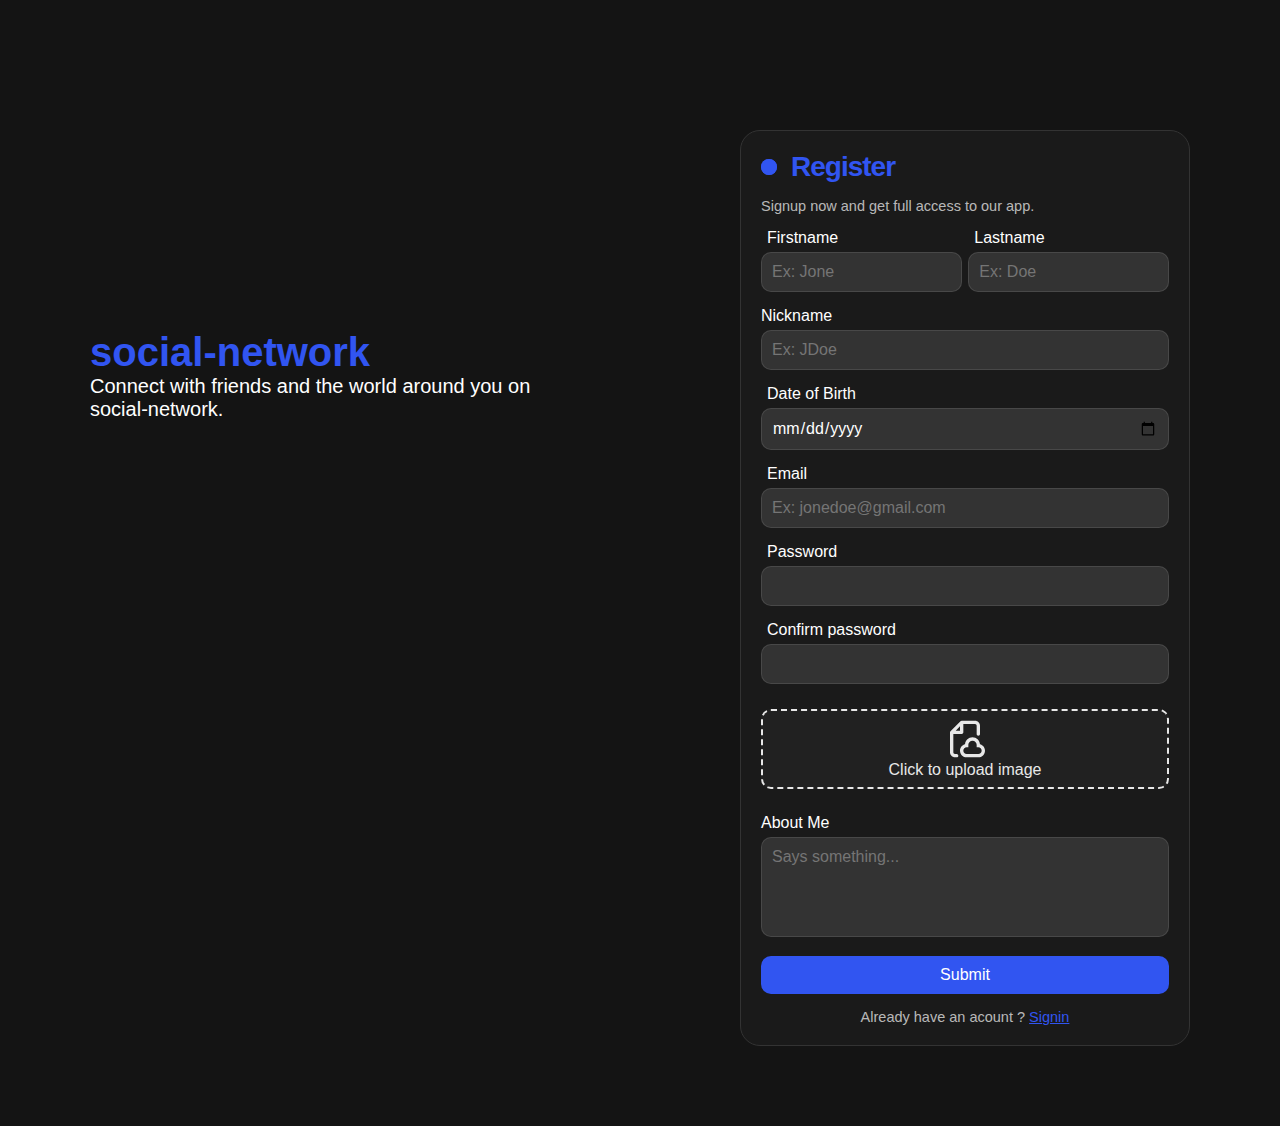
<file: auth.html>
<!DOCTYPE html>
<html lang="en">
  <head>
    <meta charset="UTF-8" />
    <meta name="viewport" content="width=device-width, initial-scale=1.0" />
    <link rel="stylesheet" href="css/global.css" />

    <link rel="stylesheet" href="css/auth.css" />
    <link
      rel="stylesheet"
      href="https://cdnjs.cloudflare.com/ajax/libs/font-awesome/6.5.1/css/all.min.css"
      integrity="sha512-DTOQO9RWCH3ppGqcWaEA1BIZOC6xxalwEsw9c2QQeAIftl+Vegovlnee1c9QX4TctnWMn13TZye+giMm8e2LwA=="
      crossorigin="anonymous"
      referrerpolicy="no-referrer"
    />

    <link rel="stylesheet" href="font-awesome/css/all.css" />
    <title>social-network</title>
  </head>

  <body>
    <div class="content-big-title">
      <h1>social-network</h1>
      <p>Connect with friends and the world around you on social-network.</p>
    </div>

    <form class="form form-registre">
      <p class="title">Register</p>
      <p class="message">Signup now and get full access to our app.</p>
      <div class="flex">
        <label>
          <i class="fa-solid fa-star-of-life"></i><span>Firstname</span>
          <input class="input" type="text"  placeholder="Ex: Jone" required="" />
        </label>

        <label>
          <i class="fa-solid fa-star-of-life"></i><span>Lastname</span>
          <input class="input" type="text"  placeholder="Ex: Doe" required="" />
        </label>
      </div>
      <label>
        <span>Nickname</span>
        <input class="input" type="text" placeholder="Ex: JDoe"   />
      </label>
      <label>
        <i class="fa-solid fa-star-of-life"></i><span>Date of Birth</span>
        <input class="input" type="date"  required="" />
      </label>
      <label>
        <i class="fa-solid fa-star-of-life"></i><span>Email</span>
        <input class="input" type="email"  placeholder="Ex: jonedoe@gmail.com" required="" />
      </label>

      <label>
        <i class="fa-solid fa-star-of-life"></i><span>Password</span>
        <input class="input" type="password"  required="" />
      </label>
      <label>
        <i class="fa-solid fa-star-of-life"></i><span>Confirm password</span>
        <input class="input" type="password"  required="" />
      </label>


      <div class="picture">
        <label for="file" class="custum-file-upload">
          <div class="icon">
            <svg
              viewBox="0 0 24 24"
              fill=""
              xmlns="http://www.w3.org/2000/svg"
            >
              <g id="SVGRepo_bgCarrier" stroke-width="0"></g>
              <g
                id="SVGRepo_tracerCarrier"
                stroke-linecap="round"
                stroke-linejoin="round"
              ></g>
              <g id="SVGRepo_iconCarrier">
                <path
                  fill-rule="evenodd"
                  clip-rule="evenodd"
                  d="M10 1C9.73478 1 9.48043 1.10536 9.29289 1.29289L3.29289 7.29289C3.10536 7.48043 3 7.73478 3 8V20C3 21.6569 4.34315 23 6 23H7C7.55228 23 8 22.5523 8 22C8 21.4477 7.55228 21 7 21H6C5.44772 21 5 20.5523 5 20V9H10C10.5523 9 11 8.55228 11 8V3H18C18.5523 3 19 3.44772 19 4V9C19 9.55228 19.4477 10 20 10C20.5523 10 21 9.55228 21 9V4C21 2.34315 19.6569 1 18 1H10ZM9 7H6.41421L9 4.41421V7ZM14 15.5C14 14.1193 15.1193 13 16.5 13C17.8807 13 19 14.1193 19 15.5V16V17H20C21.1046 17 22 17.8954 22 19C22 20.1046 21.1046 21 20 21H13C11.8954 21 11 20.1046 11 19C11 17.8954 11.8954 17 13 17H14V16V15.5ZM16.5 11C14.142 11 12.2076 12.8136 12.0156 15.122C10.2825 15.5606 9 17.1305 9 19C9 21.2091 10.7909 23 13 23H20C22.2091 23 24 21.2091 24 19C24 17.1305 22.7175 15.5606 20.9844 15.122C20.7924 12.8136 18.858 11 16.5 11Z"
                  fill=""
                ></path>
              </g>
            </svg>
          </div>
          <div class="text">
            <span>Click to upload image</span>
          </div>
          <input id="file" type="file" />
        </label>
      </div>
      <label>
        <span>About Me</span>
        <textarea class="input" type="text" placeholder="Says something..."></textarea>
      </label>


      <button class="submit">Submit</button>
      <p class="signin">Already have an acount ? <a href="#">Signin</a></p>
    </form>

    <!-- form signIn -->
    <form class="form form-signin">
      <p class="title">Signin</p>
      <p class="message">Signin now and get full access to our app.</p>
      <label>
        <i class="fa-solid fa-star-of-life"></i><span>Email</span>
        <input class="input" type="email"  placeholder="Ex: jonedoe@gmail.com" required="" />
      </label>

      <label>
        <i class="fa-solid fa-star-of-life"></i><span>Password</span>
        <input class="input" type="password"  required="" />
      </label>

      <button class="submit">Submit</button>
      <p class="signin">Already have an acount ? <a href="#">Signin</a></p>
    </form>
  </body>
</html>
</file>
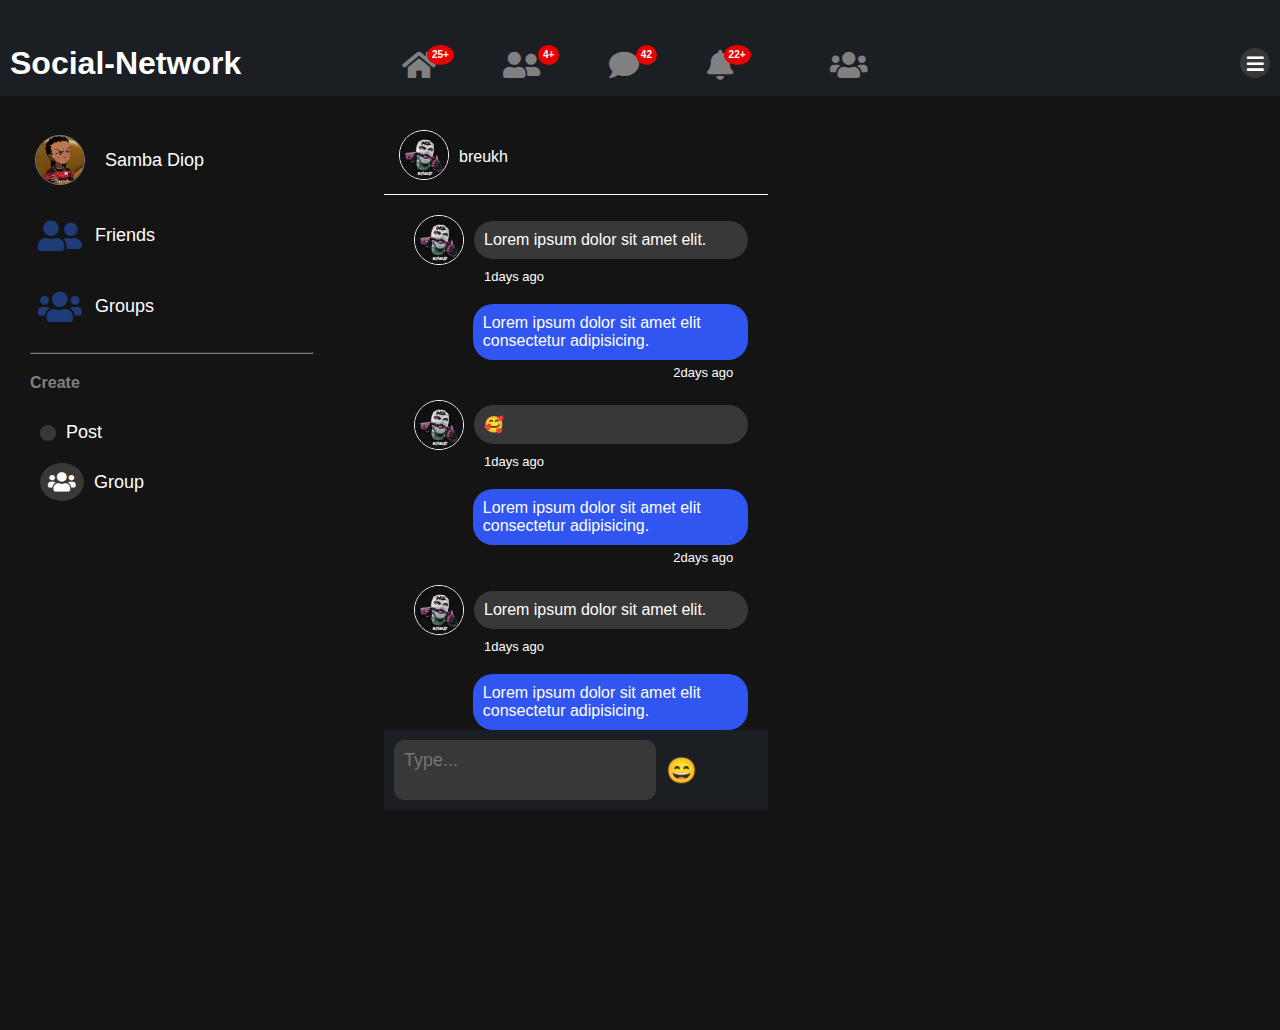
<file: chat-page.html>
<!DOCTYPE html>
<html lang="en">
  <head>
    <meta charset="UTF-8" />
    <meta name="viewport" content="width=device-width, initial-scale=1.0" />
    <link rel="stylesheet" href="css/global.css" />
    <link rel="stylesheet" href="css/header.css" />
    <link rel="stylesheet" href="css/chat-page.css" />
    <link
      rel="stylesheet"
      href="https://cdnjs.cloudflare.com/ajax/libs/font-awesome/6.5.1/css/all.min.css"
      integrity="sha512-DTOQO9RWCH3ppGqcWaEA1BIZOC6xxalwEsw9c2QQeAIftl+Vegovlnee1c9QX4TctnWMn13TZye+giMm8e2LwA=="
      crossorigin="anonymous"
      referrerpolicy="no-referrer"
    />
    <link rel="stylesheet" href="font-awesome/css/all.css" />
    <title>social-network</title>
  </head>
  <body>
    <!-- nav section -->
    <nav class="top">
      <div class="fixed">
        <div class="main-header">
          <div class="top-content">
            <h3>social-network</h3>
            <div class="middle-content middle-content-0">
              <a href="./index.html"
                ><i class="active fas fa-home" title="Home"
                  ><span>25+</span></i
                ></a
              >
              <a href="./friend.html"
                ><i class="fas fa-user-friends" title="Friend Requests"
                  ><span>4+</span></i
                ></a
              >
              <a href="./chat.html"
                ><i class="fas fa-comment" title="Chat"><span> 42</span></i></a
              >
              <a href="./notification.html"
                ><i class="fas fa-bell" title="Notification"
                  ><span>22+</span></i
                ></a
              >
              <a href="./group.html" class="group-link" title="Groups">
                <i class="fas fa-users"></i
              ></a>
            </div>
            <div class="top-content-icons">
              <i class="fas fa-bars"></i>
            </div>
          </div>
          <!-- a utliser sur les ecrans de moin de 768px  -->
          <div class="middle-content middle-content-1">
            <a href="./index.html"
              ><i class="active fas fa-home"><span>25+</span></i></a
            >
            <a href="./friend.html"
              ><i class="fas fa-user-friends"><span>4+</span></i></a
            >
            <a href="./chat.html"
              ><i class="fas fa-comment"><span>42</span></i></a
            >
            <a href="./notification.html"
              ><i class="fas fa-bell"><span>22+</span></i></a
            >
            <a href="./group.html"> <i class="fas fa-users"></i></a>
          </div>
        </div>
      </div>
    </nav>

    <section class="section-chat">

       <div class="menu-left">
        <div class="user-actual">
          <a href="./profile.html">
            <img src="./images/feed7.png" alt="" />
            <span>samba diop</span>
          </a>
        </div>
        <a href="./friend.html" class="menu-left-a">
          <i class="fas fa-user-friends"></i>Friends</a
        >
        <a href="./friend.html" class="menu-left-a">
          <i class="fas fa-users"></i>Groups</a
        >
        <hr />
        <h4>create</h4>
        <div class="new-post-content">
          <a href="./create-post.html">
            <i class="fa-solid fa-pen-to-square"></i> post</a
          >
          <a href="./create-group.html"><i class="fas fa-users"></i>Group</a>
        </div>
      </div>
      <div class="middle-bloc">
        <div class="receiver">
          <a href="./chat.html"><i class="fa-solid fa-arrow-left"></i></a>
          <a href="./edit-profile.html"
            ><img src="./images/feed3.png" alt=""
          /></a>
          <p>breukh</p>
        </div>

        <div class="container-chat-message">
          <div class="content-mes-receiver">
            <div>
              <a href="./edit-profile.html"
                ><img src="./images/feed3.png" alt=""
              /></a>
              <pre class="message-receiver">
Lorem ipsum dolor sit amet elit.</pre
              >
            </div>
            <p>1days ago<i class="fa-solid fa-check-double"></i></p>
          </div>

          <div class="content-mes-sender">
            <pre class="message-sender">
Lorem ipsum dolor sit amet elit consectetur adipisicing.</pre
            >
            <p>2days ago<i class="fa-solid fa-check-double"></i></p>
          </div>

          <div class="content-mes-receiver">
            <div>
              <a href="./edit-profile.html"
                ><img src="./images/feed3.png" alt=""
              /></a>
              <pre class="message-receiver">🥰</pre>
            </div>
            <p>1days ago<i class="fa-solid fa-check-double"></i></p>
          </div>

          <div class="content-mes-sender">
            <pre class="message-sender">
Lorem ipsum dolor sit amet elit consectetur adipisicing.</pre
            >
            <p>2days ago<i class="fa-solid fa-check-double"></i></p>
          </div>

          <div class="content-mes-receiver">
            <div>
              <a href="./edit-profile.html"
                ><img src="./images/feed3.png" alt=""
              /></a>
              <pre class="message-receiver">
Lorem ipsum dolor sit amet elit.</pre
              >
            </div>
            <p>1days ago<i class="fa-solid fa-check-double"></i></p>
          </div>

          <div class="content-mes-sender">
            <pre class="message-sender">
Lorem ipsum dolor sit amet elit consectetur adipisicing.</pre
            >
            <p>2days ago<i class="fa-solid fa-check-double"></i></p>
          </div>
          <div class="content-mes-receiver">
            <div>
              <a href="./edit-profile.html"
                ><img src="./images/feed3.png" alt=""
              /></a>
              <pre class="message-receiver">
Lorem ipsum dolor sit amet elit.</pre
              >
            </div>
            <p>1days ago<i class="fa-solid fa-check-double"></i></p>
          </div>

          <div class="content-mes-sender">
            <pre class="message-sender">
Lorem ipsum dolor sit amet elit consectetur adipisicing.</pre
            >
            <p>2days ago<i class="fa-solid fa-check-double"></i></p>
          </div>
        </div>
        <div class="content-from-chat">
          <form action="#" method="post">
            <textarea name="message" placeholder="Type..."></textarea>
            <div class="emoji">😄</div>
            <button type="submit">
              <i class="fa-solid fa-paper-plane"></i>
            </button>
          </form>
        </div>
      </div>
    </section>
  </body>
</html>
</file>
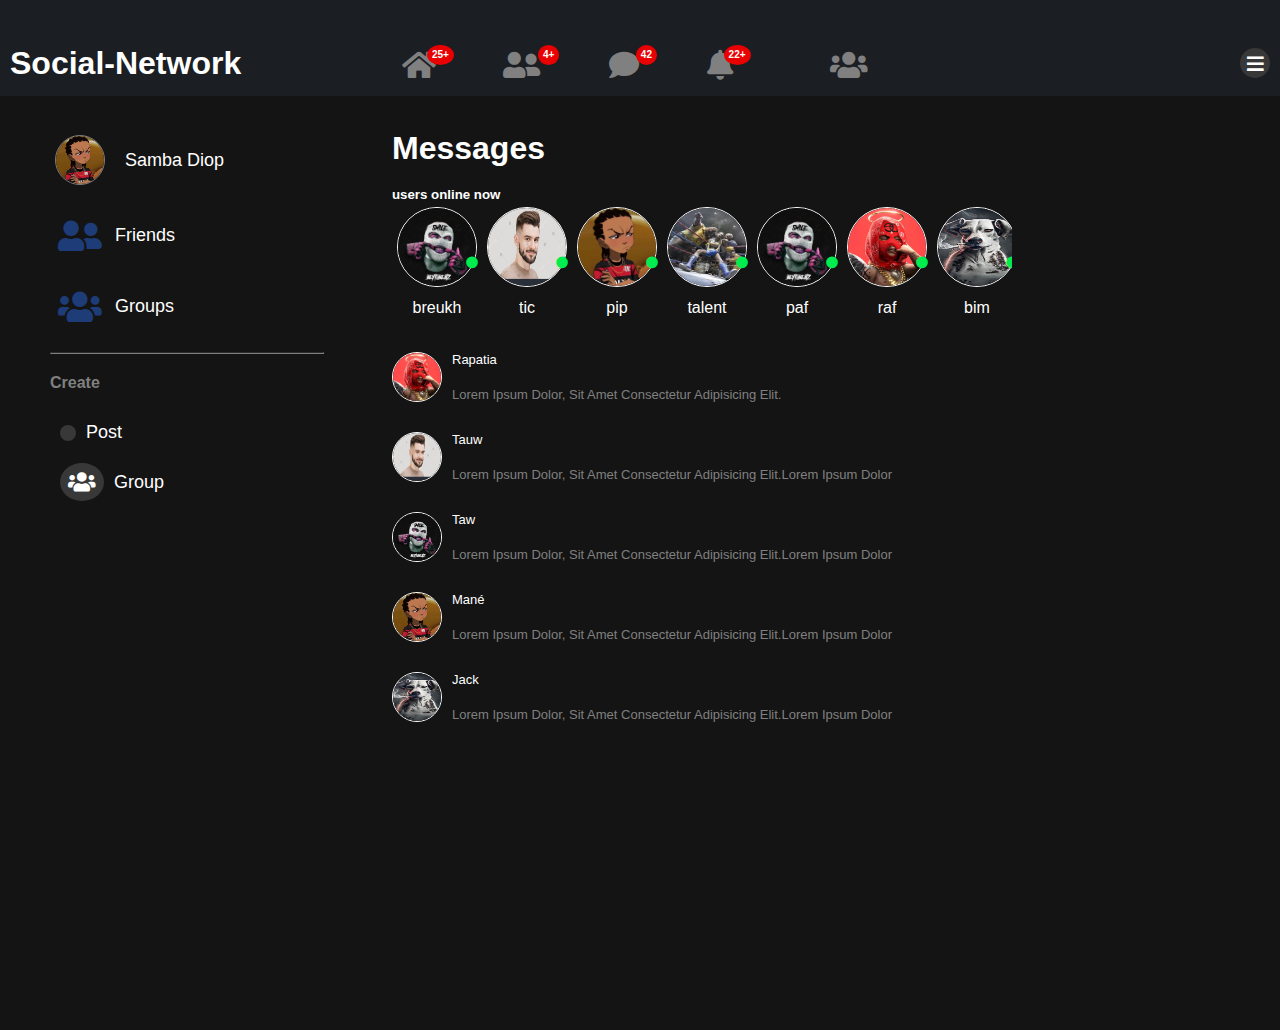
<file: chat.html>
<!DOCTYPE html>
<html lang="en">
  <head>
    <meta charset="UTF-8" />
    <meta name="viewport" content="width=device-width, initial-scale=1.0" />
    <link rel="stylesheet" href="css/global.css" />
    <link rel="stylesheet" href="css/chat.css" />
    <link rel="stylesheet" href="css/header.css" />
    <link
    rel="stylesheet"
    href="https://cdnjs.cloudflare.com/ajax/libs/font-awesome/6.5.1/css/all.min.css"
    integrity="sha512-DTOQO9RWCH3ppGqcWaEA1BIZOC6xxalwEsw9c2QQeAIftl+Vegovlnee1c9QX4TctnWMn13TZye+giMm8e2LwA=="
    crossorigin="anonymous"
    referrerpolicy="no-referrer"
  />

    <link rel="stylesheet" href="font-awesome/css/all.css" />
    <title>social-network</title>
  </head>
  <body>
    <!-- nav section -->
    <nav class="top">
      <div class="fixed">
        <div class="main-header">
          <div class="top-content">
            <h3>social-network</h3>
            <div class="middle-content middle-content-0">
              <a href="./index.html"
                ><i class="active fas fa-home" title="Home"
                  ><span>25+</span></i
                ></a
              >
              <a href="./friend.html"
                ><i class="fas fa-user-friends" title="Friend Requests"
                  ><span>4+</span></i
                ></a
              >
              <a href="./chat.html"
                ><i class="fas fa-comment" title="Chat"><span> 42</span></i></a
              >
              <a href="./notification.html"
                ><i class="fas fa-bell" title="Notification"
                  ><span>22+</span></i
                ></a
              >
              <a href="./group.html" class="group-link" title="Groups">
                <i class="fas fa-users"></i
              ></a>
            </div>
            <div class="top-content-icons">
              <i class="fas fa-bars"></i>
            </div>
          </div>
          <!-- a utliser sur les ecrans de moin de 768px  -->
          <div class="middle-content middle-content-1">
            <a href="./index.html"
              ><i class="active fas fa-home"><span>25+</span></i></a
            >
            <a href="./friend.html"
              ><i class="fas fa-user-friends"><span>4+</span></i></a
            >
            <a href="./chat.html"
              ><i class="fas fa-comment"><span>42</span></i></a
            >
            <a href="./notification.html"
              ><i class="fas fa-bell"><span>22+</span></i></a
            >
            <a href="./group.html"> <i class="fas fa-users"></i></a>
          </div>
        </div>
      </div>
    </nav>

    <section class="section-chat">
      <div class="menu-left">
        <div class="user-actual">
          <a href="./profile.html">
            <img src="./images/feed7.png" alt="" />
            <span>samba diop</span>
          </a>
        </div>
        <a href="./friend.html" class="menu-left-a">
          <i class="fas fa-user-friends"></i>Friends</a
        >
        <a href="./friend.html" class="menu-left-a">
          <i class="fas fa-users"></i>Groups</a
        >
        <hr />
        <h4>create</h4>
        <div class="new-post-content">
          <a href="./create-post.html">
            <i class="fa-solid fa-pen-to-square"></i> post</a
          >
          <a href="./create-group.html"><i class="fas fa-users"></i>Group</a>
        </div>
      </div>

      <div class="middle-bloc">
        <h1>Messages</h1>
        <div class="users-online">
          <h5>users online now</h5>
          <div class="list-users">
            <div>
              <a href="./chat-page.html">
                <img src="./images/feed3.png" alt="" /><i
                  class="fas fa-circle"
                ></i>
                <p>breukh</p>
              </a>
            </div>
            <div>
              <a href="./chat-page.html">
                <img src="./images/feed2.png" alt="" /><i
                  class="fas fa-circle"
                ></i>
                <p>tic</p>
              </a>
            </div>
            <div>
              <a href="./chat-page.html">
                <img src="./images/feed7.png" alt="" /><i
                  class="fas fa-circle"
                ></i>
                <p>pip</p>
              </a>
            </div>
            <div>
              <a href="./chat-page.html">
                <img src="./images/feed4.png" alt="" /><i
                  class="fas fa-circle"
                ></i>
                <p>talent</p>
              </a>
            </div>
            <div>
              <a href="./chat-page.html">
                <img src="./images/feed3.png" alt="" /><i
                  class="fas fa-circle"
                ></i>
                <p>paf</p>
              </a>
            </div>
            <div>
              <a href="./chat-page.html">
                <img src="./images/feed5.png" alt="" /><i
                  class="fas fa-circle"
                ></i>
                <p>raf</p>
              </a>
            </div>
            <div>
              <a href="./chat-page.html">
                <img src="./images/feed1.png" alt="" /><i
                  class="fas fa-circle"
                ></i>
                <p>bim</p>
              </a>
            </div>
          </div>
        </div>
        <div class="user">
          <a href="./chat-page.html">
            <img src="./images/feed5.png" alt="" />
            <div>
              <p>rapatia</p>
              <p>Lorem ipsum dolor, sit amet consectetur adipisicing elit.</p>
            </div>
          </a>
        </div>
        <div class="user">
          <a href="./chat-page.html">
            <img src="./images/feed2.png" alt="" />
            <div>
              <p>tauw</p>
              <p>
                Lorem ipsum dolor, sit amet consectetur adipisicing elit.Lorem
                ipsum dolor
              </p>
            </div>
          </a>
        </div>
        <div class="user">
          <a href="./chat-page.html">
            <img src="./images/feed3.png" alt="" />
            <div>
              <p>taw</p>
              <p>
                Lorem ipsum dolor, sit amet consectetur adipisicing elit.Lorem
                ipsum dolor
              </p>
            </div>
          </a>
        </div>
        <div class="user">
          <a href="./chat-page.html">
            <img src="./images/feed7.png" alt="" />
            <div>
              <p>mané</p>
              <p>
                Lorem ipsum dolor, sit amet consectetur adipisicing elit.Lorem
                ipsum dolor
              </p>
            </div>
          </a>
        </div>
        <div class="user">
          <a href="./chat-page.html">
            <img src="./images/feed1.png" alt="" />
            <div>
              <p>jack</p>
              <p>
                Lorem ipsum dolor, sit amet consectetur adipisicing elit.Lorem
                ipsum dolor
              </p>
            </div>
          </a>
        </div>
        
      </div>
    </section>
  </body>
</html>
</file>
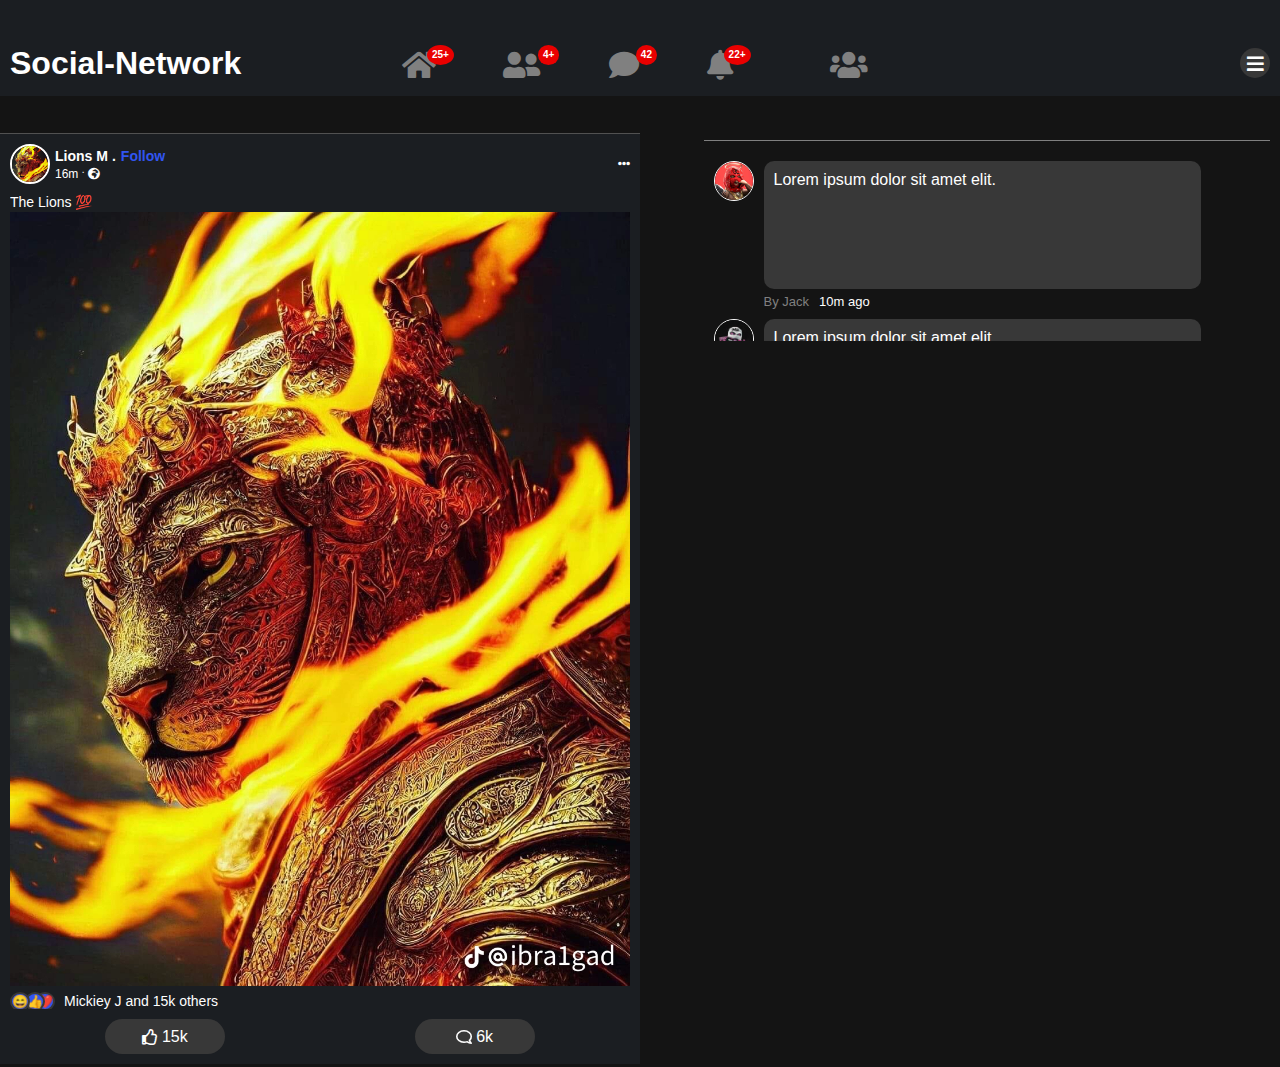
<file: comment.html>
<!DOCTYPE html>
<html lang="en">

<head>
    <meta charset="UTF-8">
    <meta name="viewport" content="width=device-width, initial-scale=1.0">
    <link rel="stylesheet" href="css/global.css">
    <link rel="stylesheet" href="css/style.css">
    <!-- <link rel="stylesheet" href="css/chat-page.css"> -->

    <link rel="stylesheet" href="css/comment.css">
    <link rel="stylesheet" href="css/header.css">

    <link rel="stylesheet" href="https://cdnjs.cloudflare.com/ajax/libs/font-awesome/6.5.1/css/all.min.css"
        integrity="sha512-DTOQO9RWCH3ppGqcWaEA1BIZOC6xxalwEsw9c2QQeAIftl+Vegovlnee1c9QX4TctnWMn13TZye+giMm8e2LwA=="
        crossorigin="anonymous" referrerpolicy="no-referrer" />
    <link rel="stylesheet" href="font-awesome/css/all.css">
    <title>social-network </title>
</head>

<body>
    <!-- nav section -->
    <nav class="top">
        <div class="fixed">
            <div class="main-header">
                <div class="top-content">
                    <h3>social-network</h3>
                    <div class="middle-content middle-content-0">
                        <a href="./index.html"><i class="active fas fa-home" title="Home"><span>25+</span></i></a>
                        <a href="./friend.html"><i class="fas fa-user-friends" title="Friend Requests"><span>4+</span></i></a>
                        <a href="./chat.html"><i class="fas fa-comment" title="Chat"><span> 42</span></i></a>
                        <a href="./notification.html"><i class="fas fa-bell" title="Notification"><span>22+</span></i></a>
                        <a href="./group.html" class="group-link" title="Groups"> <i class="fas fa-users"></i></a>
                    </div>
                    <div class="top-content-icons">
                        <i class="fas fa-bars"></i>
                    </div>
                </div>
                <!-- a utliser sur les ecrans de moin de 768px  -->
                <div class="middle-content middle-content-1">
                    <a href="./index.html"><i class="active fas fa-home"><span>25+</span></i></a>
                    <a href="./friend.html"><i class="fas fa-user-friends"><span>4+</span></i></a>
                    <a href="./chat.html"><i class="fas fa-comment"><span>42</span></i></a>
                    <a href="./notification.html"><i class="fas fa-bell"><span>22+</span></i></a>
                    <a href="./group.html"> <i class="fas fa-users"></i></a>
                </div>
            </div>
        </div>
    </nav>
    <section>
        <div class="post post1">
            <div class="profile">
                <div class="left-side">
                    <div class="profile-pic">
                        <a href="./profile.html"><img src="images/profile10.png" alt=""></a>
                    </div>
                    <span>
                        <h3>Lions M .<span class="follow">Follow</span></h3>
                        <p>16m <sup>.</sup> <i class="fas fa-globe-africa"></i></p>
                    </span>

                </div>
                <div class="right-side">
                    <i class="fas fa-ellipsis-h"></i>

                </div>
            </div>

            <div class="post-content">
                <p>The Lions 💯</p>
                <img src="images/profile10.png" alt="">
                <span class="icons">
                    <i style="font-style: normal;">😄</i>
                    <i style="font-style: normal;">👍</i>
                    <i style="font-style: normal;">❤️</i>
                    <p>Mickiey J and 15k others</p>
                </span>
            </div>

            <div class="liked">
                <div class="liked-icon"><i class="far fa-thumbs-up"></i> <span>15k</span></div>
                <div class="liked-icon"><i class="far fa-comment"></i> <span>6k</span></div>
            </div>

        </div>
        <div class="content-all-comments">
            <div class="container-comments-message">
                <div class="content-message">
                    <div>
                        <a href="./profile.html"><img src="./images/feed5.png" alt="" /></a>
                        <pre class="message">Lorem ipsum dolor sit amet elit.



                        
                    </pre>
                    </div>
                    <p><span>by jack</span>10m ago</p>
                </div>

                <div class="content-message">
                    <div>
                        <a href="./profile.html"><img src="./images/feed3.png" alt="" /></a>
                        <pre class="message">Lorem ipsum dolor sit amet elit.</pre>
                    </div>
                    <p><span>by michel</span> ago</p>
                </div>
                <div class="content-message">
                    <div>
                        <a href="./profile.html"><img src="./images/feed7.png" alt="" /></a>
                        <pre class="message">Lorem ipsum dolor sit amet elit.</pre>
                    </div>
                    <p><span>by christin</span>50m ago</p>
                </div>
            </div>
        </div>
    </section>


</body>

</html>
</file>
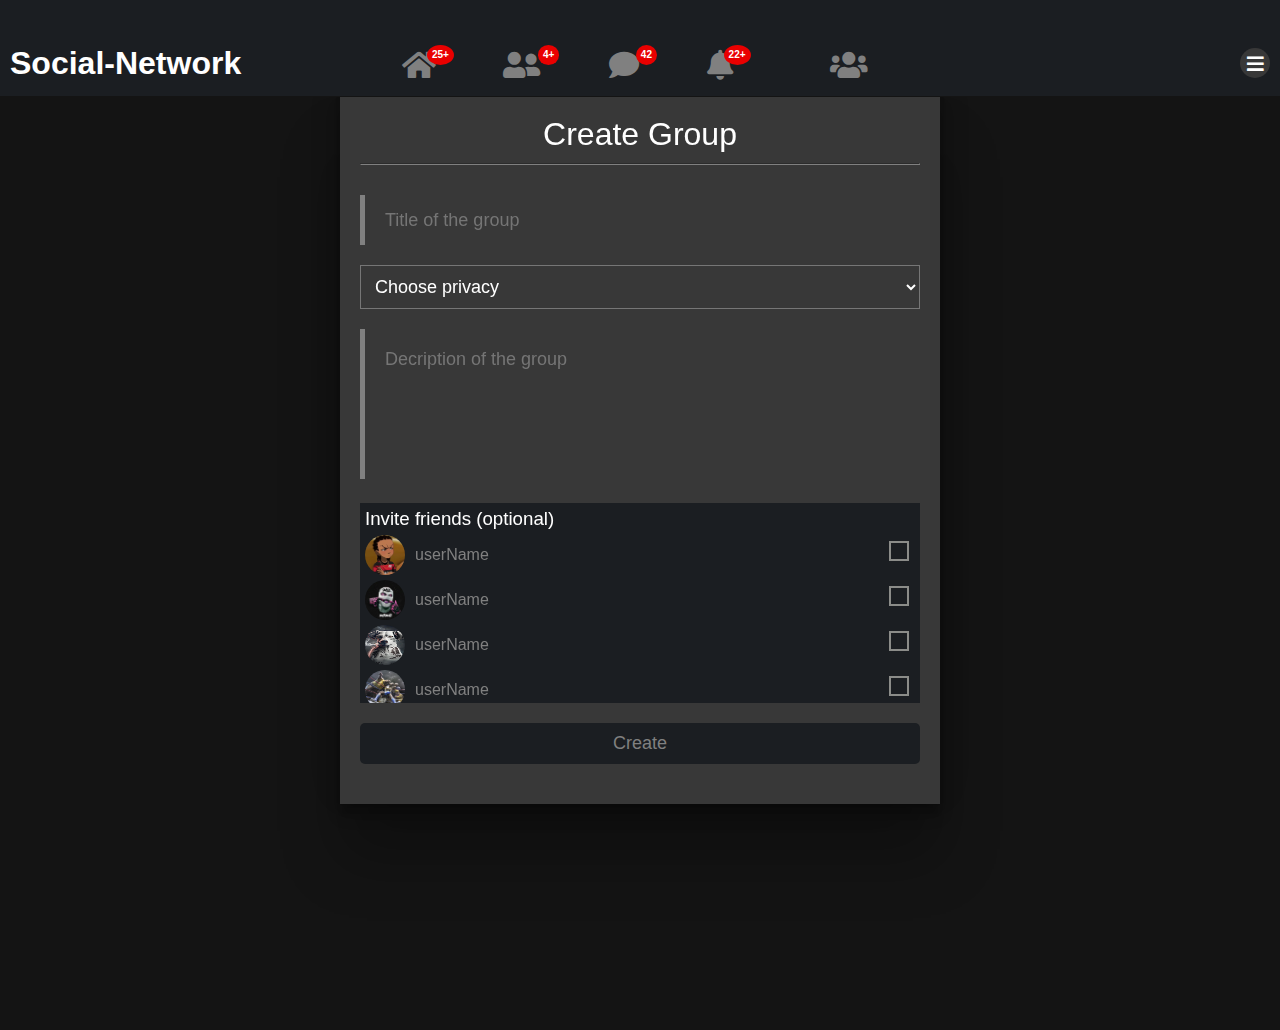
<file: create-group.html>
<!DOCTYPE html>
<html lang="en">
  <head>
    <meta charset="UTF-8" />
    <meta name="viewport" content="width=device-width, initial-scale=1.0" />
    <link rel="stylesheet" href="css/global.css" />
    <link rel="stylesheet" href="css/create-group.css" />
    <link rel="stylesheet" href="css/header.css" />

    <link
      rel="stylesheet"
      href="https://cdnjs.cloudflare.com/ajax/libs/font-awesome/6.5.1/css/all.min.css"
      integrity="sha512-DTOQO9RWCH3ppGqcWaEA1BIZOC6xxalwEsw9c2QQeAIftl+Vegovlnee1c9QX4TctnWMn13TZye+giMm8e2LwA=="
      crossorigin="anonymous"
      referrerpolicy="no-referrer"
    />
    <link rel="stylesheet" href="font-awesome/css/all.css" />
    <title>social-network</title>
  </head>
  <body>
    <!-- nav section -->
    <nav class="top">
      <div class="fixed">
        <div class="main-header">
          <div class="top-content">
            <h3>social-network</h3>
            <div class="middle-content middle-content-0">
              <a href="./index.html"
                ><i class="active fas fa-home" title="Home"
                  ><span>25+</span></i
                ></a
              >
              <a href="./friend.html"
                ><i class="fas fa-user-friends" title="Friend Requests"
                  ><span>4+</span></i
                ></a
              >
              <a href="./chat.html"
                ><i class="fas fa-comment" title="Chat"><span> 42</span></i></a
              >
              <a href="./notification.html"
                ><i class="fas fa-bell" title="Notification"
                  ><span>22+</span></i
                ></a
              >
              <a href="./group.html" class="group-link" title="Groups">
                <i class="fas fa-users"></i
              ></a>
            </div>
            <div class="top-content-icons">
              <i class="fas fa-bars"></i>
            </div>
          </div>
          <!-- a utliser sur les ecrans de moin de 768px  -->
          <div class="middle-content middle-content-1">
            <a href="./index.html"
              ><i class="active fas fa-home"><span>25+</span></i></a
            >
            <a href="./friend.html"
              ><i class="fas fa-user-friends"><span>4+</span></i></a
            >
            <a href="./chat.html"
              ><i class="fas fa-comment"><span>42</span></i></a
            >
            <a href="./notification.html"
              ><i class="fas fa-bell"><span>22+</span></i></a
            >
            <a href="./group.html"> <i class="fas fa-users"></i></a>
          </div>
        </div>
      </div>
    </nav>
    <section>
        <div class="content-form-post">
            <div class="post-header">
              <h1>Create group</h1>
            </div>
            <hr />
            <form action="">

              <div class="post-content">
                <input type="text"  class="title-group" placeholder="Title of the group">
                <select name="" id="">
                    <option value="">Choose privacy</option>
                    <option value="">Public</option>
                    <option value="">Private</option>
                </select>
                 <textarea name="" placeholder="Decription of the group" id="" ></textarea>
                </div>
                <div class="list-friend">
                    <h3>Invite friends (optional)</h3>
                    <div class="user-bloc">
                      <div>
                        <img src="./images/feed7.png" alt="" />
                        <span>userName</span>
                      </div>
                      <input type="checkbox" name="" id="" />
                    </div>
                    <div class="user-bloc">
                      <div>
                        <img src="./images/feed3.png" alt="" />
                        <span>userName</span>
                      </div>
                      <input type="checkbox" name="" id="" />
                    </div>
                    <div class="user-bloc">
                      <div>
                        <img src="./images/feed1.png" alt="" />
                        <span>userName</span>
                      </div>
                      <input type="checkbox" name="" id="" />
                    </div>
                    <div class="user-bloc">
                      <div>
                        <img src="./images/feed4.png" alt="" />
                        <span>userName</span>
                      </div>
                      <input type="checkbox" name="" id="" />
                    </div>
                    <div class="user-bloc">
                      <div>
                        <img src="./images/feed5.png" alt="" />
                        <span>userName</span>
                      </div>
                      <input type="checkbox" name="" id="" />
                    </div>
                  </div>
              <button class="btn-post">Create</button>
    
            </form>
          </div>
    </section>
  </body>
</html>
</file>
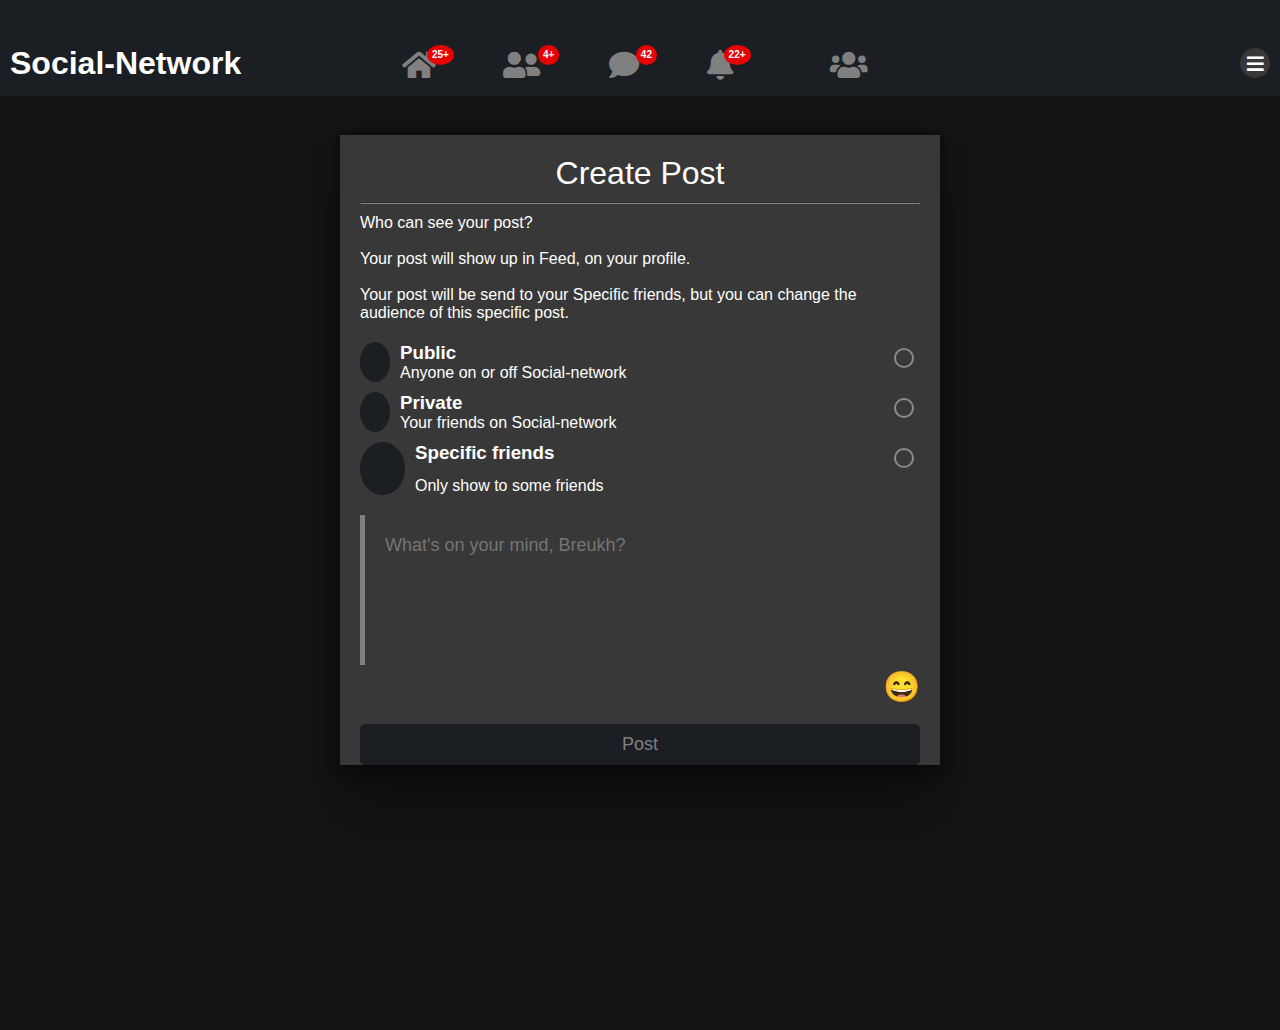
<file: create-post.html>
<!DOCTYPE html>
<html lang="en">
  <head>
    <meta charset="UTF-8" />
    <meta name="viewport" content="width=device-width, initial-scale=1.0" />
    <link rel="stylesheet" href="css/global.css" />
    <link rel="stylesheet" href="css/create-post.css" />
    <link rel="stylesheet" href="css/header.css" />

    <link
      rel="stylesheet"
      href="https://cdnjs.cloudflare.com/ajax/libs/font-awesome/6.5.1/css/all.min.css"
      integrity="sha512-DTOQO9RWCH3ppGqcWaEA1BIZOC6xxalwEsw9c2QQeAIftl+Vegovlnee1c9QX4TctnWMn13TZye+giMm8e2LwA=="
      crossorigin="anonymous"
      referrerpolicy="no-referrer"
    />
    <link rel="stylesheet" href="font-awesome/css/all.css" />
    <title>social-network</title>
  </head>
  <body>
    <!-- nav section -->
    <nav class="top">
      <div class="fixed">
        <div class="main-header">
          <div class="top-content">
            <h3>social-network</h3>
            <div class="middle-content middle-content-0">
              <a href="./index.html"
                ><i class="active fas fa-home" title="Home"
                  ><span>25+</span></i
                ></a
              >
              <a href="./friend.html"
                ><i class="fas fa-user-friends" title="Friend Requests"
                  ><span>4+</span></i
                ></a
              >
              <a href="./chat.html"
                ><i class="fas fa-comment" title="Chat"><span> 42</span></i></a
              >
              <a href="./notification.html"
                ><i class="fas fa-bell" title="Notification"
                  ><span>22+</span></i
                ></a
              >
              <a href="./group.html" class="group-link" title="Groups">
                <i class="fas fa-users"></i
              ></a>
            </div>
            <div class="top-content-icons">
              <i class="fas fa-bars"></i>
            </div>
          </div>
          <!-- a utliser sur les ecrans de moin de 768px  -->
          <div class="middle-content middle-content-1">
            <a href="./index.html"
              ><i class="active fas fa-home"><span>25+</span></i></a
            >
            <a href="./friend.html"
              ><i class="fas fa-user-friends"><span>4+</span></i></a
            >
            <a href="./chat.html"
              ><i class="fas fa-comment"><span>42</span></i></a
            >
            <a href="./notification.html"
              ><i class="fas fa-bell"><span>22+</span></i></a
            >
            <a href="./group.html"> <i class="fas fa-users"></i></a>
          </div>
        </div>
      </div>
    </nav>
    <section>
      <div class="content-form-post">
        <div class="post-header">
          <h1>create post</h1>
        </div>
        <hr />
        <form action="">
          <div class="bloc-privacy-post">
            <p>Who can see your post?<br><br>
              Your post will show up in Feed, on your profile.<br><br>
              Your post will be send  to your Specific friends, but you can change the audience of this specific post.
            </p>
            <div>
              <div>
                <i class="fa-solid fa-earth-europe"></i>
                <div class="part-1">
                  <h3>Public</h3>
                  <div>Anyone on or off Social-network</div>
                </div>
              </div>
              <input name="privacy" type="radio" />
            </div>

            <div>
              <div>
                <i class="fa-solid fa-user-group"></i>
                <div class="part-1">
                  <h3>Private</h3>
                  <div>Your friends on Social-network</div>
                </div>
              </div>
              <input name="privacy" type="radio" />
            </div>

            <div>
              <div>
                <i class="fa-solid fa-user"></i>
                <div class="part-1">
                  <h3>Specific friends</h3>
                  <div>Only show to some friends</div>
                </div>
              </div>
              <input name="" type="radio" />
            </div>
            <div class="list-friend">
              <h3> <span>select friends</span> <span><i class="fa-solid fa-eye-slash"></i>hide</span></h3>
              <div class="user-bloc">
                <div>
                  <img src="./images/feed7.png" alt="" />
                  <span>userName</span>
                </div>
                <input type="checkbox" name="" id="" />
              </div>
              <div class="user-bloc">
                <div>
                  <img src="./images/feed3.png" alt="" />
                  <span>userName</span>
                </div>
                <input type="checkbox" name="" id="" />
              </div>
              <div class="user-bloc">
                <div>
                  <img src="./images/feed1.png" alt="" />
                  <span>userName</span>
                </div>
                <input type="checkbox" name="" id="" />
              </div>
              <div class="user-bloc">
                <div>
                  <img src="./images/feed4.png" alt="" />
                  <span>userName</span>
                </div>
                <input type="checkbox" name="" id="" />
              </div>
              <div class="user-bloc">
                <div>
                  <img src="./images/feed5.png" alt="" />
                  <span>userName</span>
                </div>
                <input type="checkbox" name="" id="" />
              </div>
            </div>



          </div>
          <div class="post-content">
             <textarea name="" placeholder="What's on your mind, Breukh?" id="" ></textarea>
             <div class="content-assets"><i class="fa-regular fa-file-image" title="Choose image"></i><span class="emoji" title="Choose emoji">😄</span></div>
          </div>
          <button class="btn-post">Post</button>

        </form>
      </div>
    </section>
  </body>
</html>
</file>
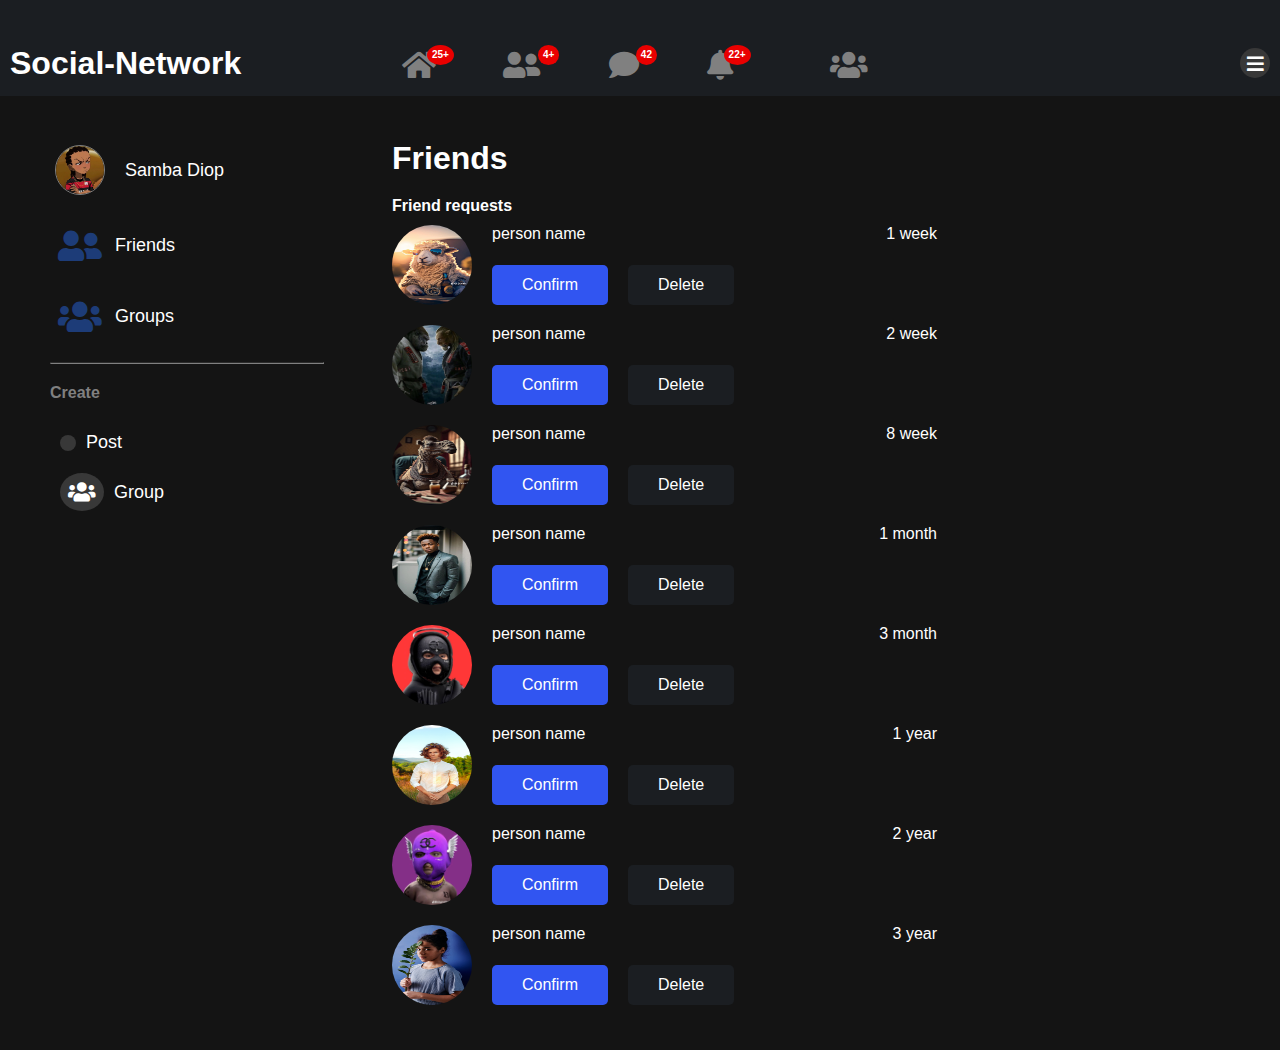
<file: friend.html>
<!DOCTYPE html>
<html lang="en">

<head>
    <meta charset="UTF-8">
    <meta name="viewport" content="width=device-width, initial-scale=1.0">
    <link rel="stylesheet" href="css/global.css">
    
    <link rel="stylesheet" href="css/friend.css">
    <link rel="stylesheet" href="css/header.css">
    <link rel="stylesheet" href="https://cdnjs.cloudflare.com/ajax/libs/font-awesome/6.5.1/css/all.min.css"
    integrity="sha512-DTOQO9RWCH3ppGqcWaEA1BIZOC6xxalwEsw9c2QQeAIftl+Vegovlnee1c9QX4TctnWMn13TZye+giMm8e2LwA=="
    crossorigin="anonymous" referrerpolicy="no-referrer" />

    <link rel="stylesheet" href="font-awesome/css/all.css">
    <title>social-network </title>
</head>

<body>
    <!-- nav section -->
    <nav class="top">
        <div class="fixed">
            <div class="main-header">
                <div class="top-content">
                    <h3>social-network</h3>
                    <div class="middle-content middle-content-0">
                        <a href="./index.html"><i class="active fas fa-home" title="Home"><span>25+</span></i></a>
                        <a href="./friend.html"><i class="fas fa-user-friends" title="Friend Requests"><span>4+</span></i></a>
                        <a href="./chat.html"><i class="fas fa-comment" title="Chat"><span> 42</span></i></a>
                        <a href="./notification.html"><i class="fas fa-bell" title="Notification"><span>22+</span></i></a>
                        <a href="./group.html" class="group-link" title="Groups"> <i class="fas fa-users"></i></a>
                    </div>
                    <div class="top-content-icons">
                        <i class="fas fa-bars"></i>
                    </div>
                </div>
                <!-- a utliser sur les ecrans de moin de 768px  -->
                <div class="middle-content middle-content-1">
                    <a href="./index.html"><i class="active fas fa-home"><span>25+</span></i></a>
                    <a href="./friend.html"><i class="fas fa-user-friends"><span>4+</span></i></a>
                    <a href="./chat.html"><i class="fas fa-comment"><span>42</span></i></a>
                    <a href="./notification.html"><i class="fas fa-bell"><span>22+</span></i></a>
                    <a href="./group.html"> <i class="fas fa-users"></i></a>
                </div>
            </div>
        </div>
    </nav>

<section class="section-friend">
    <div class="menu-left">
        <div class="user-actual">
            <a href="./profile.html">
                <img src="./images/feed7.png" alt="">
                <span>samba diop</span>
            </a>
        </div>
        <a href="./friend.html" class="menu-left-a"> <i class="fas fa-user-friends"></i>Friends</a>
        <a href="./group.html" class="menu-left-a"> <i class="fas fa-users"></i>Groups</a>
        <hr>
        <h4>create</h4>
        <div class="new-post-content">
            <a href="./create-post.html"> <i class="fa-solid fa-pen-to-square"></i> post</a>
            <a href="./create-group.html"><i class="fas fa-users"></i>Group</a>

         </div>
    </div>

    <div class="middle-bloc">
        <h1>Friends</h1>
        <h4>Friend requests</h4>

        <div class="content-friend">
            <a href="./profile.html"><img src="./images/profile19.png" alt=""></a>
            <div class="details-friend-request">
                <div class="friend-name"><span>person name</span><span>1 week</span></div>
                <div class="validate-request">
                    <button>confirm</button><button>delete</button>
                </div>
            </div>
        </div>
        <div class="content-friend">
            <a href="./profile.html"><img src="./images/profile2.png" alt=""></a>
            <div class="details-friend-request">
                <div class="friend-name"><span>person name</span><span>2 week</span></div>
                <div class="validate-request">
                    <button>confirm</button><button>delete</button>
                </div>
            </div>
        </div>
        <div class="content-friend">
            <a href="./profile.html"><img src="./images/profile12.png" alt=""></a>
            <div class="details-friend-request">
                <div class="friend-name"><span>person name</span><span>8 week</span></div>
                <div class="validate-request">
                    <button>confirm</button><button>delete</button>
                </div>
            </div>
        </div>
        <div class="content-friend">
            <a href="./profile.html"><img src="./images/profile16.png" alt=""></a>
            <div class="details-friend-request">
                <div class="friend-name"><span>person name</span><span>1 month</span></div>
                <div class="validate-request">
                    <button>confirm</button><button>delete</button>
                </div>
            </div>
        </div>
        <div class="content-friend">
            <a href="./profile.html"><img src="./images/profile11.png" alt=""></a>
            <div class="details-friend-request">
                <div class="friend-name"><span>person name</span><span>3 month</span></div>
                <div class="validate-request">
                    <button>confirm</button><button>delete</button>
                </div>
            </div>
        </div>
        <div class="content-friend">
            <a href="./profile.html"><img src="./images/profile9.png" alt=""></a>
            <div class="details-friend-request">
                <div class="friend-name"><span>person name</span><span>1 year</span></div>
                <div class="validate-request">
                    <button>confirm</button><button>delete</button>
                </div>
            </div>
        </div>
        <div class="content-friend">
            <a href="./profile.html"><img src="./images/profile15.png" alt=""></a>
            <div class="details-friend-request">
                <div class="friend-name"><span>person name</span><span>2 year</span></div>
                <div class="validate-request">
                    <button>confirm</button><button>delete</button>
                </div>
            </div>
        </div>
        <div class="content-friend">
            <a href="./profile.html"><img src="./images/profile8.png" alt=""></a>
            <div class="details-friend-request">
                <div class="friend-name"><span>person name</span><span>3 year</span></div>
                <div class="validate-request">
                    <button>confirm</button><button>delete</button>
                </div>
            </div>
        </div>
    </div>
    </section>


</body>

</html>
</file>
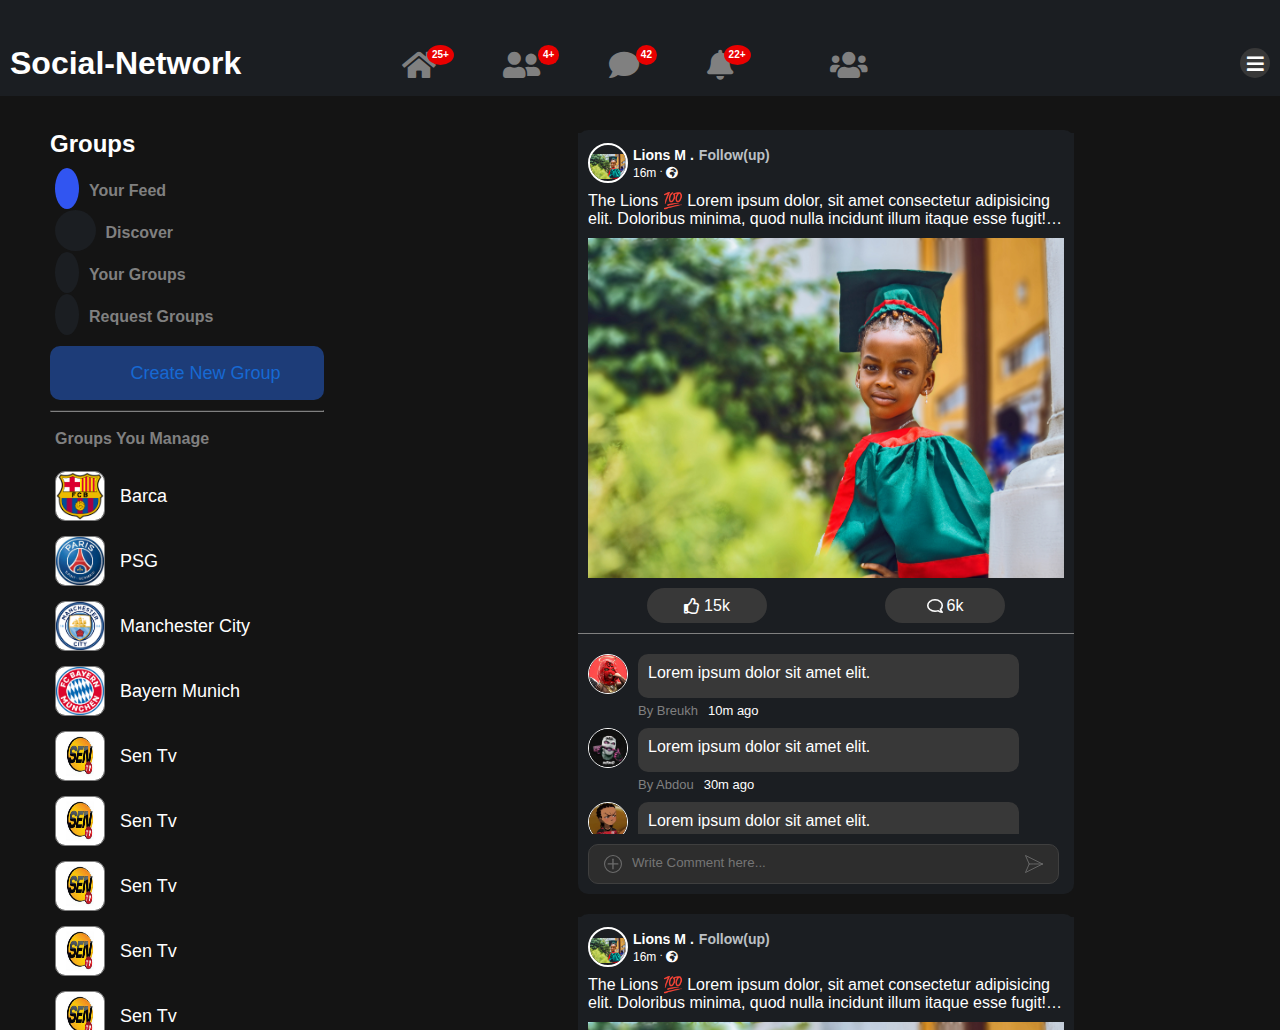
<file: group.html>
<!DOCTYPE html>
<html lang="en">

<head>
    <meta charset="UTF-8">
    <meta name="viewport" content="width=device-width, initial-scale=1.0">
    <link rel="stylesheet" href="css/global.css">
    <link rel="stylesheet" href="css/style.css">
    <link rel="stylesheet" href="css/header.css">
    <link rel="stylesheet" href="css/group.css">
    <link rel="stylesheet" href="css/comment.css">

    <link rel="stylesheet" href="https://cdnjs.cloudflare.com/ajax/libs/font-awesome/6.5.1/css/all.min.css"
        integrity="sha512-DTOQO9RWCH3ppGqcWaEA1BIZOC6xxalwEsw9c2QQeAIftl+Vegovlnee1c9QX4TctnWMn13TZye+giMm8e2LwA=="
        crossorigin="anonymous" referrerpolicy="no-referrer" />
    <link rel="stylesheet" href="font-awesome/css/all.css">
    <title>social-network </title>
</head>

<body>
    <!-- nav section -->
    <nav class="top">
        <div class="fixed">
            <div class="main-header">
                <div class="top-content">
                    <h3>social-network</h3>
                    <div class="middle-content middle-content-0">
                        <a href="./index.html"><i class="active fas fa-home" title="Home"><span>25+</span></i></a>
                        <a href="./friend.html"><i class="fas fa-user-friends" title="Friend Requests"><span>4+</span></i></a>
                        <a href="./chat.html"><i class="fas fa-comment" title="Chat"><span> 42</span></i></a>
                        <a href="./notification.html"><i class="fas fa-bell" title="Notification"><span>22+</span></i></a>
                        <a href="./group.html" class="group-link" title="Groups"> <i class="fas fa-users"></i></a>
                    </div>
                    <div class="top-content-icons">
                        <i class="fas fa-bars"></i>
                    </div>
                </div>
                <!-- a utliser sur les ecrans de moin de 768px  -->
                <div class="middle-content middle-content-1">
                    <a href="./index.html"><i class="active fas fa-home"><span>25+</span></i></a>
                    <a href="./friend.html"><i class="fas fa-user-friends"><span>4+</span></i></a>
                    <a href="./chat.html"><i class="fas fa-comment"><span>42</span></i></a>
                    <a href="./notification.html"><i class="fas fa-bell"><span>22+</span></i></a>
                    <a href="./group.html"> <i class="fas fa-users"></i></a>
                </div>
            </div>
        </div>
    </nav>

    <section>
        <div class="menu-left">
            <h2>Groups</h2>
            <div class="bloc-nav">
                <h4><i class="fa-solid fa-mobile-screen"></i>your feed</h4>
                <h4><i class="fa-regular fa-compass"></i>discover</h4>
                <h4><i class="fa-solid fa-people-group"></i>your groups</h4>
                <h4><i class="fa-solid fa-wand-sparkles"></i>request groups</h4>

            </div>
           <a href="./create-group.html" class="btn-new-group"><i class="fa-solid fa-plus"></i>create new group</a>
            <hr>
            <h4 class="h4-list-group-managed">Groups you manage</h4>
            <div class="list-group-managed">
                <div class="group">
                    <a href="./profile-group.html">
                        <img src="./images/barca.png" alt="">
                        <span>barca</span>
                    </a>
                </div>
                <div class="group">
                    <a href="./profile-group.html">
                        <img src="./images/psg.jpeg" alt="">
                        <span>pSG</span>
                    </a>
                </div>
                <div class="group">
                    <a href="./profile-group.html">
                        <img src="./images/city.png" alt="">
                        <span>manchester city</span>
                    </a>
                </div>
                <div class="group">
                    <a href="./profile-group.html">
                        <img src="./images/bayern.png" alt="">
                        <span>bayern munich</span>
                    </a>
                </div>
                <div class="group">
                    <a href="./profile-group.html">
                        <img src="./images/sentv.jpeg" alt="">
                        <span>sen tv</span>
                    </a>
                </div>


                <div class="group">
                    <a href="./profile-group.html">
                        <img src="./images/sentv.jpeg" alt="">
                        <span>sen tv</span>
                    </a>
                </div>
                <div class="group">
                    <a href="./profile-group.html">
                        <img src="./images/sentv.jpeg" alt="">
                        <span>sen tv</span>
                    </a>
                </div>
                <div class="group">
                    <a href="./profile-group.html">
                        <img src="./images/sentv.jpeg" alt="">
                        <span>sen tv</span>
                    </a>
                </div>
                 <div class="group">
                    <a href="./profile-group.html">
                        <img src="./images/sentv.jpeg" alt="">
                        <span>sen tv</span>
                    </a>
                </div>
            </div>
        </div>

      <div class="menu-middle">

            <!-- your feed bloc -->
            <div class="conten-posts">
                <div class="conten-post">
                    <div class="post post1">
                        <div class="profile">
                            <div class="left-side">
                                <div class="profile-pic">
                                    <a href="./profile.html"><img src="images/photo2.jpg" alt=""></a>
                                </div>
                                <span>
                                    <h3>Lions M .<span class="follow-up">Follow(up)</span></h3>
                                    <p>16m <sup>.</sup> <i class="fas fa-globe-africa"></i></p>
                                </span>

                            </div>
                            
                        </div>
                        <div class="post-content-text">
                            <pre>The Lions 💯 Lorem ipsum dolor, sit amet consectetur adipisicing elit. Doloribus minima, quod nulla incidunt illum itaque esse fugit! Aspernatur earum, eaque adipisci facilis mollitia eos exercitationem ex porro, consequatur quibusdam perspiciatis.</pre>
                        </div>
                        <div class="post-content">
                            <img src="images/photo2.jpg" alt="">
                        </div>


                        <div class="liked">
                            <div class="liked-icon"><i class="far fa-thumbs-up"></i> <span>15k</span></div>
                            <div class="liked-icon"><i class="far fa-comment"></i> <span>6k</span></div>
                        </div>

                    </div>
                    <div class="content-all-comments">


                        <!-- list comment -->
                        <div class="container-comments-message">
                            <div class="content-message">
                                <div>
                                    <a href="./profile.html"><img src="./images/feed5.png" alt="" /></a>
                                    <pre class="message">Lorem ipsum dolor sit amet elit.</pre>
                                </div>
                                <p><span>by breukh</span>10m ago </p>
                            </div>

                            <div class="content-message">
                                <div>
                                    <a href="./profile.html"><img src="./images/feed3.png" alt="" /></a>
                                    <pre class="message">Lorem ipsum dolor sit amet elit.</pre>
                                </div>
                                <p><span>by abdou</span>30m ago</p>
                            </div>
                            <div class="content-message">
                                <div>
                                    <a href="./profile.html"><img src="./images/feed7.png" alt="" /></a>
                                    <pre class="message">Lorem ipsum dolor sit amet elit.</pre>
                                </div>
                                <p><span>by jack</span>50m ago</p>
                            </div>
                        </div>

                        <!-- form comment -->
                        <div class="messageBox">
                            <div class="plus-and-message">
                                <div class="fileUploadWrapper">
                                    <label for="file">
                                        <svg xmlns="http://www.w3.org/2000/svg" fill="none" viewBox="0 0 337 337">
                                            <circle stroke-width="20" stroke="#6c6c6c" fill="none" r="158.5" cy="168.5"
                                                cx="168.5"></circle>
                                            <path stroke-linecap="round" stroke-width="25" stroke="#6c6c6c"
                                                d="M167.759 79V259"></path>
                                            <path stroke-linecap="round" stroke-width="25" stroke="#6c6c6c"
                                                d="M79 167.138H259"></path>
                                        </svg>
                                        <span class="tooltip">Add an image</span>
                                    </label>
                                    <input type="file" id="file" name="file" />
                                </div>
                                <input required="" placeholder="Write Comment here..." type="text" id="messageInput" />
                            </div>
                            <button class="sendButton">
                                <svg xmlns="http://www.w3.org/2000/svg" fill="none" viewBox="0 0 664 663">
                                    <path fill="none"
                                        d="M646.293 331.888L17.7538 17.6187L155.245 331.888M646.293 331.888L17.753 646.157L155.245 331.888M646.293 331.888L318.735 330.228L155.245 331.888">
                                    </path>
                                    <path stroke-linejoin="round" stroke-linecap="round" stroke-width="33.67"
                                        stroke="#6c6c6c"
                                        d="M646.293 331.888L17.7538 17.6187L155.245 331.888M646.293 331.888L17.753 646.157L155.245 331.888M646.293 331.888L318.735 330.228L155.245 331.888">
                                    </path>
                                </svg>
                            </button>
                        </div>

                    </div>
                </div>

                <div class="conten-post">
                    <div class="post post1">
                        <div class="profile">
                            <div class="left-side">
                                <div class="profile-pic">
                                    <a href="./profile.html"><img src="images/photo2.jpg" alt=""></a>
                                </div>
                                <span>
                                    <h3>Lions M .<span class="follow-up">Follow(up)</span></h3>
                                    <p>16m <sup>.</sup> <i class="fas fa-globe-africa"></i></p>
                                </span>

                            </div>
                            
                        </div>
                        <div class="post-content-text">
                            <pre>The Lions 💯 Lorem ipsum dolor, sit amet consectetur adipisicing elit. Doloribus minima, quod nulla incidunt illum itaque esse fugit! Aspernatur earum, eaque adipisci facilis mollitia eos exercitationem ex porro, consequatur quibusdam perspiciatis.</pre>
                        </div>
                        <div class="post-content">
                            <img src="images/photo2.jpg" alt="">
                        </div>


                        <div class="liked">
                            <div class="liked-icon"><i class="far fa-thumbs-up"></i> <span>15k</span></div>
                            <div class="liked-icon"><i class="far fa-comment"></i> <span>6k</span></div>
                        </div>

                    </div>
                    <div class="content-all-comments">


                        <!-- list comment -->
                        <div class="container-comments-message">
                            <div class="content-message">
                                <div>
                                    <a href="./profile.html"><img src="./images/feed5.png" alt="" /></a>
                                    <pre class="message">Lorem ipsum dolor sit amet elit.</pre>
                                </div>
                                <p><span>by breukh</span>10m ago </p>
                            </div>

                            <div class="content-message">
                                <div>
                                    <a href="./profile.html"><img src="./images/feed3.png" alt="" /></a>
                                    <pre class="message">Lorem ipsum dolor sit amet elit.</pre>
                                </div>
                                <p><span>by abdou</span>30m ago</p>
                            </div>
                            <div class="content-message">
                                <div>
                                    <a href="./profile.html"><img src="./images/feed7.png" alt="" /></a>
                                    <pre class="message">Lorem ipsum dolor sit amet elit.</pre>
                                </div>
                                <p><span>by jack</span>50m ago</p>
                            </div>
                        </div>

                        <!-- form comment -->
                        <div class="messageBox">
                            <div class="plus-and-message">
                                <div class="fileUploadWrapper">
                                    <label for="file">
                                        <svg xmlns="http://www.w3.org/2000/svg" fill="none" viewBox="0 0 337 337">
                                            <circle stroke-width="20" stroke="#6c6c6c" fill="none" r="158.5" cy="168.5"
                                                cx="168.5"></circle>
                                            <path stroke-linecap="round" stroke-width="25" stroke="#6c6c6c"
                                                d="M167.759 79V259"></path>
                                            <path stroke-linecap="round" stroke-width="25" stroke="#6c6c6c"
                                                d="M79 167.138H259"></path>
                                        </svg>
                                        <span class="tooltip">Add an image</span>
                                    </label>
                                    <input type="file" id="file" name="file" />
                                </div>
                                <input required="" placeholder="Write Comment here..." type="text" id="messageInput" />
                            </div>
                            <button class="sendButton">
                                <svg xmlns="http://www.w3.org/2000/svg" fill="none" viewBox="0 0 664 663">
                                    <path fill="none"
                                        d="M646.293 331.888L17.7538 17.6187L155.245 331.888M646.293 331.888L17.753 646.157L155.245 331.888M646.293 331.888L318.735 330.228L155.245 331.888">
                                    </path>
                                    <path stroke-linejoin="round" stroke-linecap="round" stroke-width="33.67"
                                        stroke="#6c6c6c"
                                        d="M646.293 331.888L17.7538 17.6187L155.245 331.888M646.293 331.888L17.753 646.157L155.245 331.888M646.293 331.888L318.735 330.228L155.245 331.888">
                                    </path>
                                </svg>
                            </button>
                        </div>

                    </div>
                </div>

            </div>

        </div>

        <!-- discover bloc -->
        <!-- <div class="menu-middle discover">
            <div class="content-dicover">
                <h3>Suggested for you</h3>
                <div class="list-post-sugession">
                    <div class="post-sugess">
                        <a href="./profile-group.html"><img src="./images/niankou.jpg" alt=""></a>
                        <div>
                            <div class="name-group-membres">
                                <a href="./profile-group.html">
                                    <span>group name</span>
                                    <span>721k membres</span>
                                </a>
                            </div>
                            <button type="submit">join group</button>
                        </div>
                    </div>

                    <div class="post-sugess">
                        <a href="./profile-group.html"><img src="./images/barca.png" alt=""></a>
                        <div>
                            <div class="name-group-membres">
                                <a href="./profile-group.html">
                                    <span>group name</span>
                                    <span>721k membres</span>
                                </a>
                            </div>
                            <button type="submit">join group</button>
                        </div>
                    </div>

                    <div class="post-sugess">
                        <a href="./profile-group.html"><img src="./images/france24.png" alt=""></a>
                        <div>
                            <div class="name-group-membres">
                                <a href="./profile-group.html">
                                    <span>group name</span>
                                    <span>721k membres</span>
                                </a>
                            </div>
                            <button type="submit">join group</button>
                        </div>
                    </div>
                    <div class="post-sugess">
                        <a href="./profile-group.html"><img src="./images/psg.jpeg" alt=""></a>
                        <div>
                            <div class="name-group-membres">
                                <a href="./profile-group.html">
                                    <span>group name</span>
                                    <span>721k membres</span>
                                </a>
                            </div>
                            <button type="submit">join group</button>
                        </div>
                    </div>
                    <div class="post-sugess">
                        <a href="./profile-group.html"><img src="./images/canal.png" alt=""></a>
                        <div>
                            <div class="name-group-membres">
                                <a href="./profile-group.html">
                                    <span>group name</span>
                                    <span>721k membres</span>
                                </a>
                            </div>
                            <button type="submit">join group</button>
                        </div>
                    </div>
                    <div class="post-sugess">
                        <a href="./profile-group.html"><img src="./images/bayern.png" alt=""></a>
                        <div>
                            <div class="name-group-membres">
                                <a href="./profile-group.html">
                                    <span>group name</span>
                                    <span>721k membres</span>
                                </a>
                            </div>
                            <button type="submit">join group</button>
                        </div>
                    </div>
                </div>
            </div>

        </div>  -->




        <!-- your groups bloc -->
<!-- 
        <div class="menu-middle your-groups">
            <div class="content-list-your-groups">
                <div class="element-group">

                    <div class="top-element">
                        <a href="./profile-group.html">
                            <img src="./images/city.png" alt="">
                            <span>group name</span>
                        </a>
                    </div>
                    <a href="./profile-group.html" class="view">View group</a>

                </div>
                <div class="element-group">
                    <div class="top-element">
                        <a href="./profile-group.html">
                            <img src="./images/france24.png" alt="">
                            <span>group name</span>
                        </a>
                    </div>
                     <a href="./profile-group.html" class="view">View group</a>
                </div>
                <div class="element-group">
                    <div class="top-element">
                        <a href="./profile-group.html">
                            <img src="./images/sentv.jpeg" alt="">
                            <span>group name</span>
                        </a>
                    </div>
                     <a href="./profile-group.html" class="view">View group</a>
                </div>
                <div class="element-group">
                    <div class="top-element">
                        <a href="./profile-group.html">
                            <img src="./images/canal.png" alt="">
                            <span>group name</span>
                        </a>
                    </div>
                     <a href="./profile-group.html" class="view">View group</a>
                </div>
            </div>
        </div> -->


    </section>


</body>

</html>
</file>
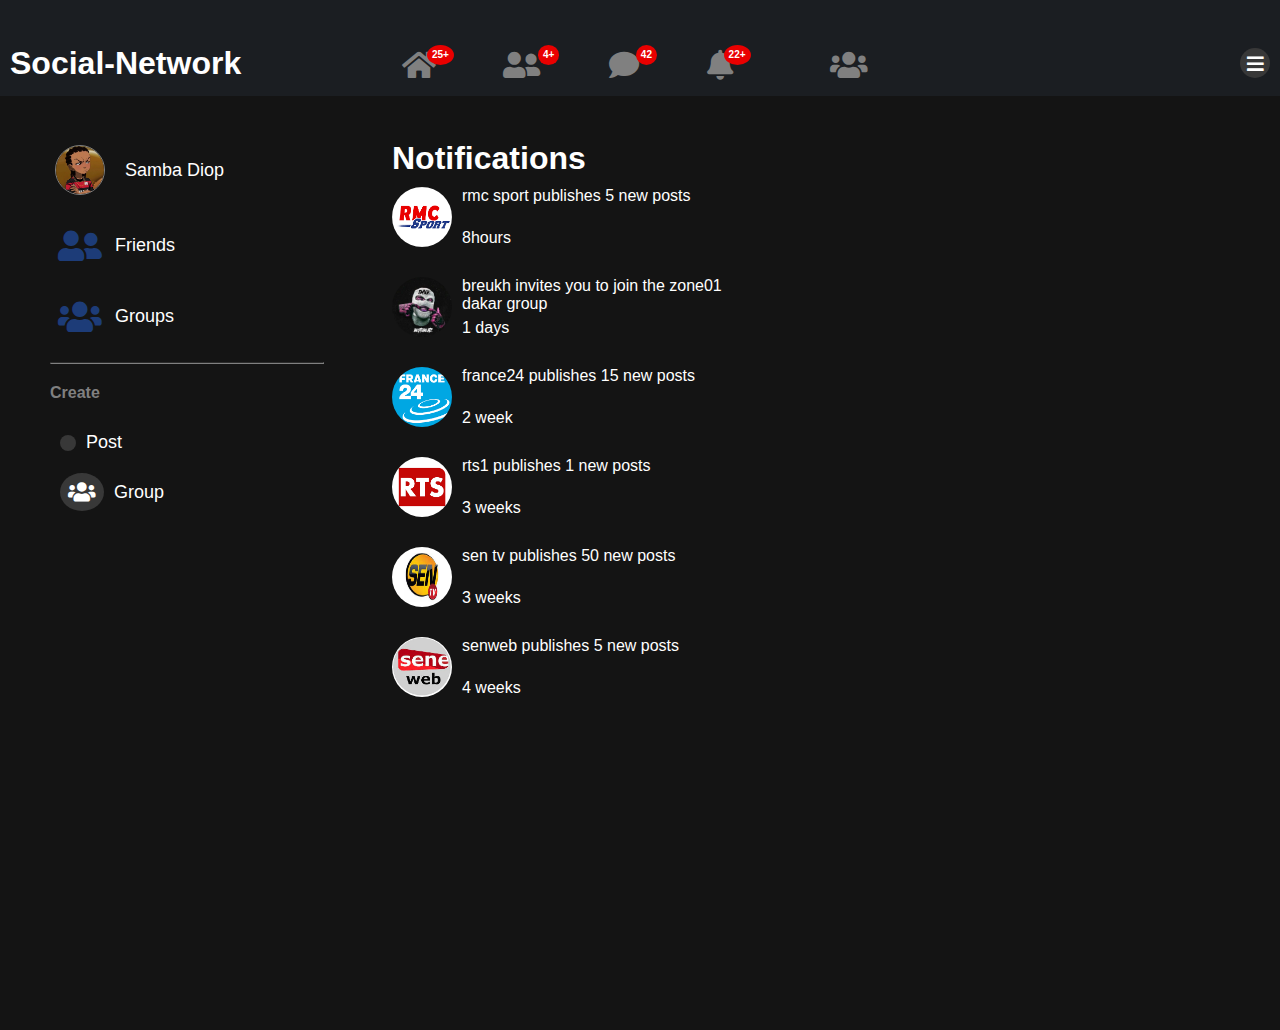
<file: notification.html>
<!DOCTYPE html>
<html lang="en">
  <head>
    <meta charset="UTF-8" />
    <meta name="viewport" content="width=device-width, initial-scale=1.0" />
    <link rel="stylesheet" href="css/global.css" />
    <link rel="stylesheet" href="css/notif.css" />
    <link rel="stylesheet" href="css/header.css" />

    <link
    rel="stylesheet"
    href="https://cdnjs.cloudflare.com/ajax/libs/font-awesome/6.5.1/css/all.min.css"
    integrity="sha512-DTOQO9RWCH3ppGqcWaEA1BIZOC6xxalwEsw9c2QQeAIftl+Vegovlnee1c9QX4TctnWMn13TZye+giMm8e2LwA=="
    crossorigin="anonymous"
    referrerpolicy="no-referrer"
  />

    <link rel="stylesheet" href="font-awesome/css/all.css" />
    <title>social-network</title>
  </head>
  <body>
    <!-- nav section -->
    <nav class="top">
      <div class="fixed">
        <div class="main-header">
          <div class="top-content">
            <h3>social-network</h3>
            <div class="middle-content middle-content-0">
              <a href="./index.html"
                ><i class="active fas fa-home" title="Home"
                  ><span>25+</span></i
                ></a
              >
              <a href="./friend.html"
                ><i class="fas fa-user-friends" title="Friend Requests"
                  ><span>4+</span></i
                ></a
              >
              <a href="./chat.html"
                ><i class="fas fa-comment" title="Chat"><span> 42</span></i></a
              >
              <a href="./notification.html"
                ><i class="fas fa-bell" title="Notification"
                  ><span>22+</span></i
                ></a
              >
              <a href="./group.html" class="group-link" title="Groups">
                <i class="fas fa-users"></i
              ></a>
            </div>
            <div class="top-content-icons">
              <i class="fas fa-bars"></i>
            </div>
          </div>
          <!-- a utliser sur les ecrans de moin de 768px  -->
          <div class="middle-content middle-content-1">
            <a href="./index.html"
              ><i class="active fas fa-home"><span>25+</span></i></a
            >
            <a href="./friend.html"
              ><i class="fas fa-user-friends"><span>4+</span></i></a
            >
            <a href="./chat.html"
              ><i class="fas fa-comment"><span>42</span></i></a
            >
            <a href="./notification.html"
              ><i class="fas fa-bell"><span>22+</span></i></a
            >
            <a href="./group.html"> <i class="fas fa-users"></i></a>
          </div>
        </div>
      </div>
    </nav>

    <section class="section-chat">
      <div class="menu-left">
        <div class="user-actual">
          <a href="./profile.html">
            <img src="./images/feed7.png" alt="" />
            <span>samba diop</span>
          </a>
        </div>
        <a href="./friend.html" class="menu-left-a">
          <i class="fas fa-user-friends"></i>Friends</a
        >
        <a href="./friend.html" class="menu-left-a">
          <i class="fas fa-users"></i>Groups</a
        >
        <hr />
        <h4>create</h4>
        <div class="new-post-content">
          <a href="./create-post.html">
            <i class="fa-solid fa-pen-to-square"></i> post</a
          >
          <a href="./create-group.html"><i class="fas fa-users"></i>Group</a>
        </div>
      </div>

      <div class="middle-bloc">
        <h1>Notifications</h1>

        <div class="content-notif">
          <img src="./images/rmc.png" alt="" />
          <div class="details-notif">
            <a href="./profile-group.html">
              <p class="notif-text">rmc sport publishes 5 new posts</p>
              <div class="date-notif">8hours</div>
            </a>
          </div>
        </div>
        <div class="content-notif">
          <img src="./images/feed3.png" alt="" />
          <div class="details-notif">
            <a href="./profile-group.html">
              <p class="notif-text">
                breukh invites you to join the zone01 dakar group
              </p>
              <div class="date-notif">1 days</div>
            </a>
          </div>
        </div>
        <div class="content-notif">
          <img src="./images/france24.png" alt="" />
          <div class="details-notif">
            <a href="./profile-group.html">
              <p class="notif-text">france24 publishes 15 new posts</p>
              <div class="date-notif">2 week</div>
            </a>
          </div>
        </div>
        <div class="content-notif">
          <img src="./images/rts1.png" alt="" />
          <div class="details-notif">
            <a href="./profile-group.html">
              <p class="notif-text">rts1 publishes 1 new posts</p>
              <div class="date-notif">3 weeks</div>
            </a>
          </div>
        </div>
        <div class="content-notif">
          <img src="./images/sentv.jpeg" alt="" />
          <div class="details-notif">
            <a href="./profile-group.html">
              <p class="notif-text">sen tv publishes 50 new posts</p>
              <div class="date-notif">3 weeks</div>
            </a>
          </div>
        </div>
        <div class="content-notif">
          <img src="./images/senweb.jpeg" alt="" />
          <div class="details-notif">
            <a href="./profile-group.html">
              <p class="notif-text">senweb publishes 5 new posts</p>
              <div class="date-notif">4 weeks</div>
            </a>
          </div>
        </div>
      </div>
    </section>
  </body>
</html>
</file>
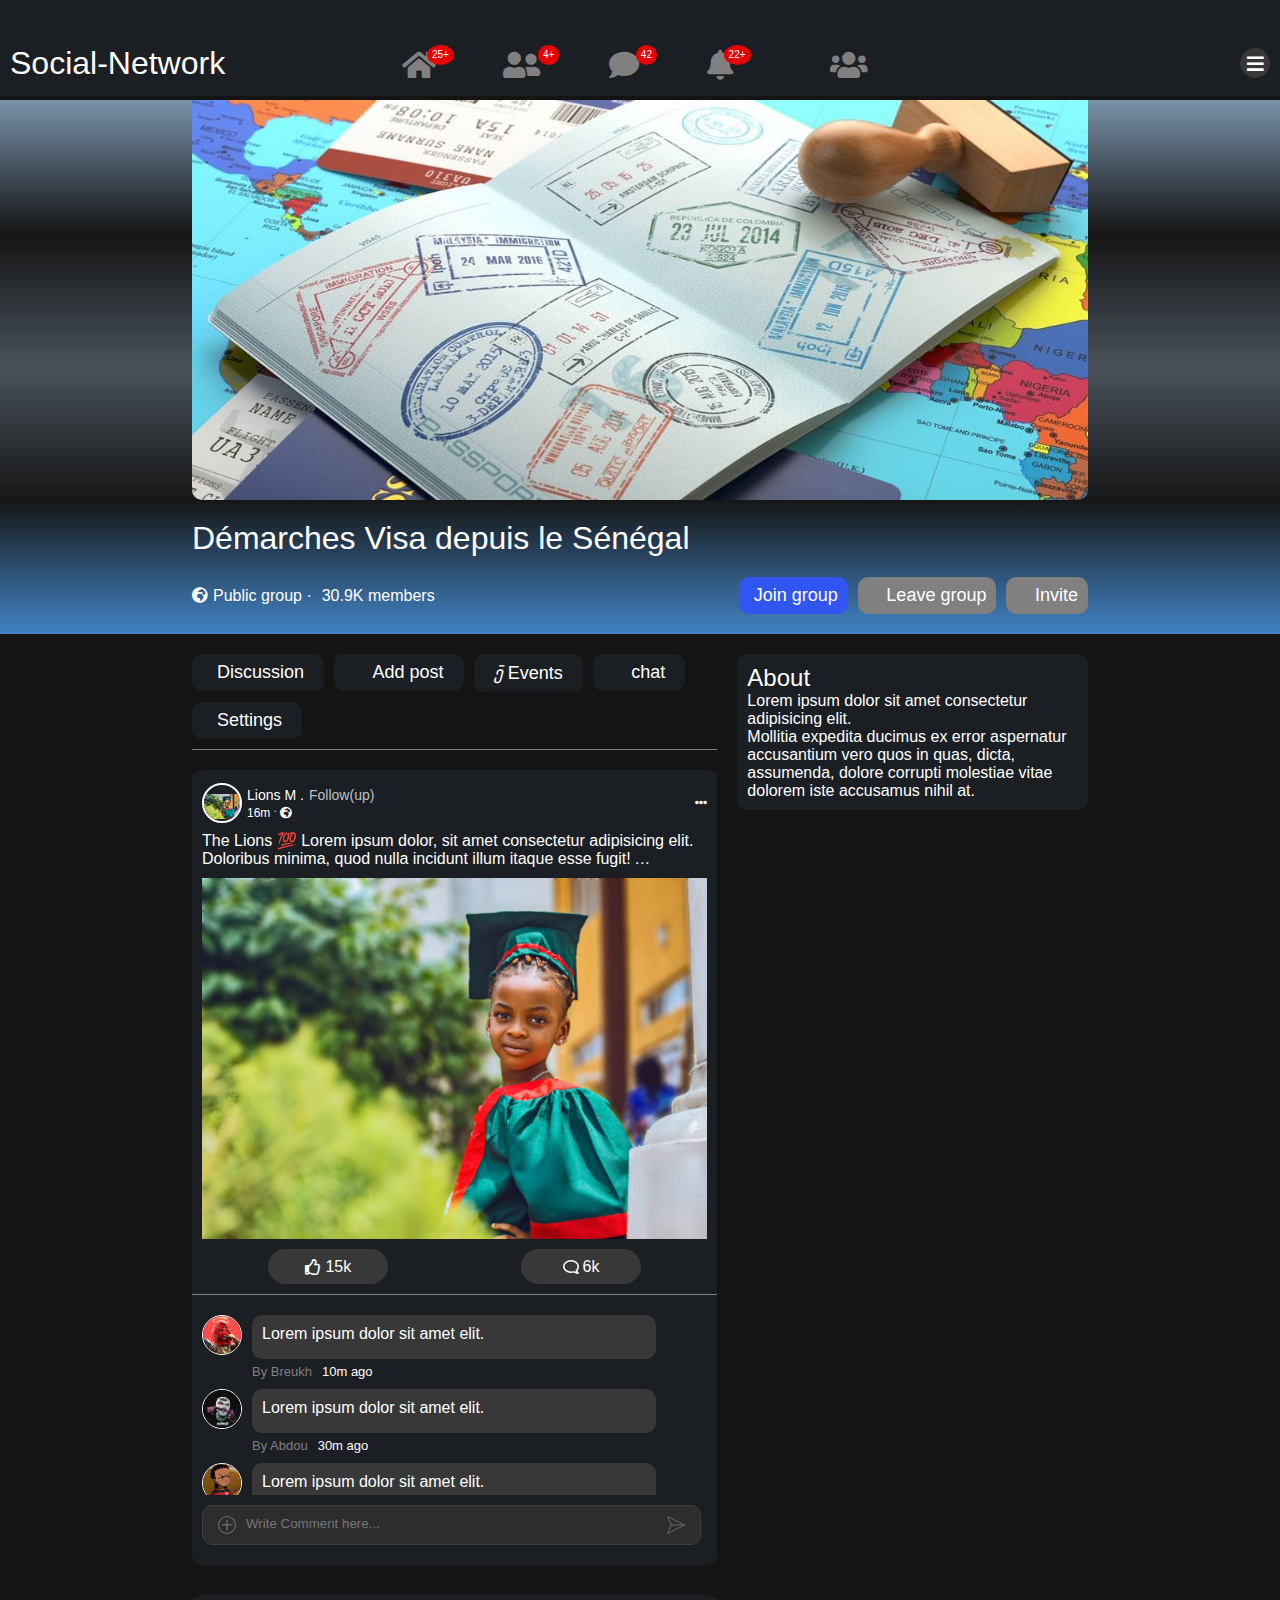
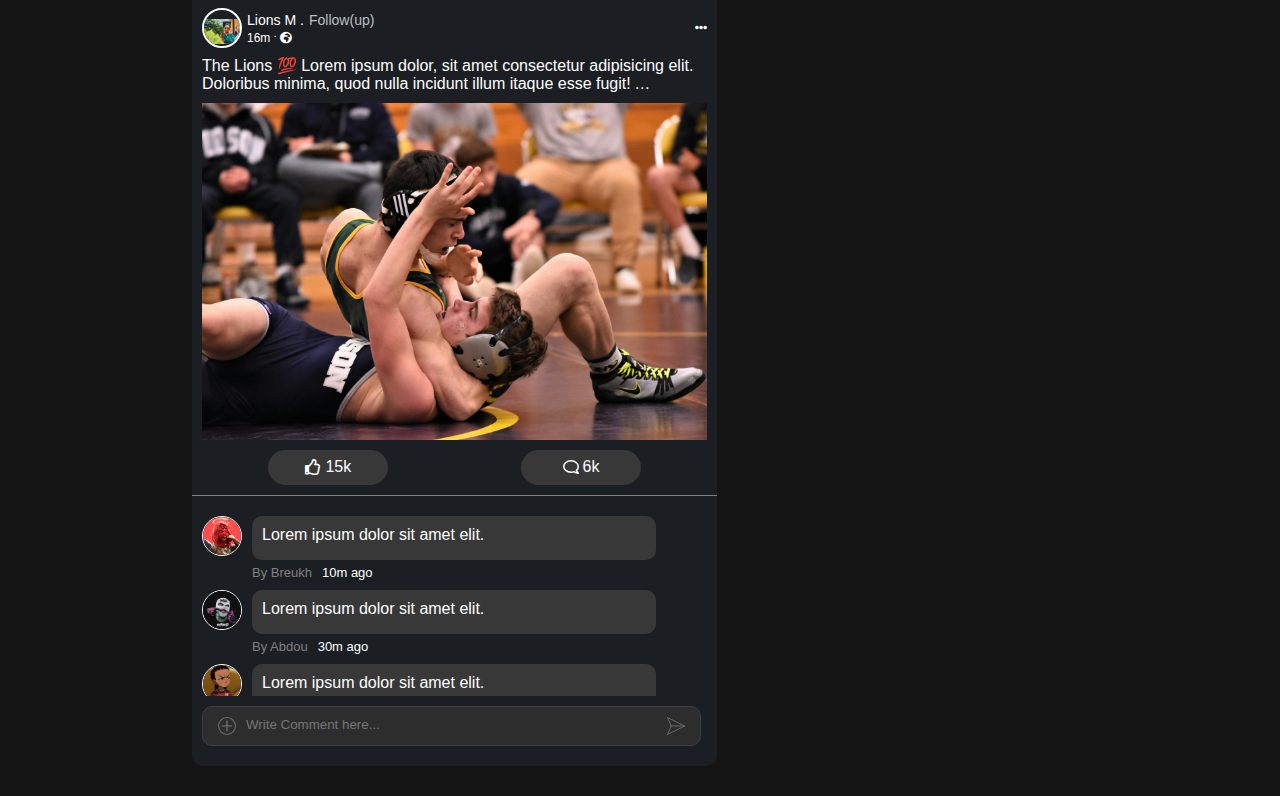
<file: profile-group.html>
<!DOCTYPE html>
<html lang="en">
  <head>
    <meta charset="UTF-8" />
    <meta name="viewport" content="width=device-width, initial-scale=1.0" />
    <link rel="stylesheet" href="css/global.css" />
    <link rel="stylesheet" href="css/style.css" />
    <link rel="stylesheet" href="css/header.css" />
    <link rel="stylesheet" href="css/comment.css" />
    <link rel="stylesheet" href="css/profile-group.css" />

    <link
      rel="stylesheet"
      href="https://cdnjs.cloudflare.com/ajax/libs/font-awesome/6.5.1/css/all.min.css"
      integrity="sha512-DTOQO9RWCH3ppGqcWaEA1BIZOC6xxalwEsw9c2QQeAIftl+Vegovlnee1c9QX4TctnWMn13TZye+giMm8e2LwA=="
      crossorigin="anonymous"
      referrerpolicy="no-referrer"
    />
    <link rel="stylesheet" href="font-awesome/css/all.css" />
    <title>social-network</title>
  </head>

  <body>
    <!-- nav section -->
    <nav class="top">
      <div class="fixed">
        <div class="main-header">
          <div class="top-content">
            <h3>social-network</h3>
            <div class="middle-content middle-content-0">
              <a href="./index.html"
                ><i class="active fas fa-home" title="Home"
                  ><span>25+</span></i
                ></a
              >
              <a href="./friend.html"
                ><i class="fas fa-user-friends" title="Friend Requests"
                  ><span>4+</span></i
                ></a
              >
              <a href="./chat.html"
                ><i class="fas fa-comment" title="Chat"><span> 42</span></i></a
              >
              <a href="./notification.html"
                ><i class="fas fa-bell" title="Notification"
                  ><span>22+</span></i
                ></a
              >
              <a href="./group.html" class="group-link" title="Groups">
                <i class="fas fa-users"></i
              ></a>
            </div>
            <div class="top-content-icons">
              <i class="fas fa-bars"></i>
            </div>
          </div>
          <!-- a utliser sur les ecrans de moin de 768px  -->
          <div class="middle-content middle-content-1">
            <a href="./index.html"
              ><i class="active fas fa-home"><span>25+</span></i></a
            >
            <a href="./friend.html"
              ><i class="fas fa-user-friends"><span>4+</span></i></a
            >
            <a href="./chat.html"
              ><i class="fas fa-comment"><span>42</span></i></a
            >
            <a href="./notification.html"
              ><i class="fas fa-bell"><span>22+</span></i></a
            >
            <a href="./group.html"> <i class="fas fa-users"></i></a>
          </div>
        </div>
      </div>
    </nav>

    <section>
      <div class="photo-covert">
        <img src="./images/visa.jpg" alt="" />
        <h1>Démarches Visa depuis le Sénégal</h1>
        <div class="bloc-action-group-type">
          <div class="group-type">
            <span><i class="fas fa-globe-africa"></i>Public group ·</span>
            <span> 30.9K members</span>
          </div>
          <div class="action">
            <button><i class="fa-solid fa-people-group"></i>Join group</button>
            <button><i class="fa-solid fa-trash"></i>Leave group</button>
            <button><i class="fa-solid fa-plus"></i>Invite</button>
          </div>
        </div>
      </div>
      <div class="content-post-about">
        <div class="bloc-left">
          <div class="nav-bloc-left">
            <button><i class="fa-solid fa-signs-post"></i>Discussion</button>
            <button><i class="fa-solid fa-plus"></i>Add post</button>
            <button><i class="fa-brands fa-elementor"></i>Events</button>

            <button><i class="fa-solid fa-comment"></i>chat</button>
            <button><i class="fa-solid fa-gear"></i>Settings</button>
          </div>
        <!-- Dicusson -->
          <div class="conten-posts">
            <div class="conten-post">
              <div class="post post1">
                <div class="profile">
                  <div class="left-side">
                    <div class="profile-pic">
                      <a href="./profile.html"
                        ><img src="images/photo2.jpg" alt=""
                      /></a>
                    </div>
                    <span>
                      <h3>
                        Lions M .<span class="follow-up">Follow(up)</span>
                      </h3>
                      <p>
                        16m <sup>.</sup> <i class="fas fa-globe-africa"></i>
                      </p>
                    </span>
                  </div>
                  <div class="right-side">
                    <i class="fas fa-ellipsis-h"></i>
                  </div>
                </div>
                <div class="post-content-text">
                  <pre>
The Lions 💯 Lorem ipsum dolor, sit amet consectetur adipisicing elit. Doloribus minima, quod nulla incidunt illum itaque esse fugit! Aspernatur earum, eaque adipisci facilis mollitia eos exercitationem ex porro, consequatur quibusdam perspiciatis.</pre
                  >
                </div>
                <div class="post-content">
                  <img src="images/photo2.jpg" alt="" />
                </div>

                <div class="liked">
                  <div class="liked-icon">
                    <i class="far fa-thumbs-up"></i> <span>15k</span>
                  </div>
                  <div class="liked-icon">
                    <i class="far fa-comment"></i> <span>6k</span>
                  </div>
                </div>
              </div>
              <div class="content-all-comments">
                <!-- list comment -->
                <div class="container-comments-message">
                  <div class="content-message">
                    <div>
                      <a href="./profile.html"
                        ><img src="./images/feed5.png" alt=""
                      /></a>
                      <pre class="message">
Lorem ipsum dolor sit amet elit.</pre
                      >
                    </div>
                    <p><span>by breukh</span>10m ago</p>
                  </div>

                  <div class="content-message">
                    <div>
                      <a href="./profile.html"
                        ><img src="./images/feed3.png" alt=""
                      /></a>
                      <pre class="message">
Lorem ipsum dolor sit amet elit.</pre
                      >
                    </div>
                    <p><span>by abdou</span>30m ago</p>
                  </div>
                  <div class="content-message">
                    <div>
                      <a href="./profile.html"
                        ><img src="./images/feed7.png" alt=""
                      /></a>
                      <pre class="message">
Lorem ipsum dolor sit amet elit.</pre
                      >
                    </div>
                    <p><span>by jack</span>50m ago</p>
                  </div>
                </div>

                <!-- form comment -->
                <div class="messageBox">
                  <div class="plus-and-message">
                    <div class="fileUploadWrapper">
                      <label for="file">
                        <svg
                          xmlns="http://www.w3.org/2000/svg"
                          fill="none"
                          viewBox="0 0 337 337"
                        >
                          <circle
                            stroke-width="20"
                            stroke="#6c6c6c"
                            fill="none"
                            r="158.5"
                            cy="168.5"
                            cx="168.5"
                          ></circle>
                          <path
                            stroke-linecap="round"
                            stroke-width="25"
                            stroke="#6c6c6c"
                            d="M167.759 79V259"
                          ></path>
                          <path
                            stroke-linecap="round"
                            stroke-width="25"
                            stroke="#6c6c6c"
                            d="M79 167.138H259"
                          ></path>
                        </svg>
                        <span class="tooltip">Add an image</span>
                      </label>
                      <input type="file" id="file" name="file" />
                    </div>
                    <input
                      required=""
                      placeholder="Write Comment here..."
                      type="text"
                      id="messageInput"
                    />
                  </div>
                  <button class="sendButton">
                    <svg
                      xmlns="http://www.w3.org/2000/svg"
                      fill="none"
                      viewBox="0 0 664 663"
                    >
                      <path
                        fill="none"
                        d="M646.293 331.888L17.7538 17.6187L155.245 331.888M646.293 331.888L17.753 646.157L155.245 331.888M646.293 331.888L318.735 330.228L155.245 331.888"
                      ></path>
                      <path
                        stroke-linejoin="round"
                        stroke-linecap="round"
                        stroke-width="33.67"
                        stroke="#6c6c6c"
                        d="M646.293 331.888L17.7538 17.6187L155.245 331.888M646.293 331.888L17.753 646.157L155.245 331.888M646.293 331.888L318.735 330.228L155.245 331.888"
                      ></path>
                    </svg>
                  </button>
                </div>
              </div>
            </div>
            <div class="conten-post">
              <div class="post post1">
                <div class="profile">
                  <div class="left-side">
                    <div class="profile-pic">
                      <a href="./profile.html"
                        ><img src="images/photo2.jpg" alt=""
                      /></a>
                    </div>
                    <span>
                      <h3>
                        Lions M .<span class="follow-up">Follow(up)</span>
                      </h3>
                      <p>
                        16m <sup>.</sup> <i class="fas fa-globe-africa"></i>
                      </p>
                    </span>
                  </div>
                  <div class="right-side">
                    <i class="fas fa-ellipsis-h"></i>
                  </div>
                </div>
                <div class="post-content-text">
                  <pre>
The Lions 💯 Lorem ipsum dolor, sit amet consectetur adipisicing elit. Doloribus minima, quod nulla incidunt illum itaque esse fugit! Aspernatur earum, eaque adipisci facilis mollitia eos exercitationem ex porro, consequatur quibusdam perspiciatis.</pre
                  >
                </div>
                <div class="post-content">
                  <img src="images/photo4.jpg" alt="" />
                </div>

                <div class="liked">
                  <div class="liked-icon">
                    <i class="far fa-thumbs-up"></i> <span>15k</span>
                  </div>
                  <div class="liked-icon">
                    <i class="far fa-comment"></i> <span>6k</span>
                  </div>
                </div>
              </div>
              <div class="content-all-comments">
                <!-- list comment -->
                <div class="container-comments-message">
                  <div class="content-message">
                    <div>
                      <a href="./profile.html"
                        ><img src="./images/feed5.png" alt=""
                      /></a>
                      <pre class="message">
Lorem ipsum dolor sit amet elit.</pre
                      >
                    </div>
                    <p><span>by breukh</span>10m ago</p>
                  </div>

                  <div class="content-message">
                    <div>
                      <a href="./profile.html"
                        ><img src="./images/feed3.png" alt=""
                      /></a>
                      <pre class="message">
Lorem ipsum dolor sit amet elit.</pre
                      >
                    </div>
                    <p><span>by abdou</span>30m ago</p>
                  </div>
                  <div class="content-message">
                    <div>
                      <a href="./profile.html"
                        ><img src="./images/feed7.png" alt=""
                      /></a>
                      <pre class="message">
Lorem ipsum dolor sit amet elit.</pre
                      >
                    </div>
                    <p><span>by jack</span>50m ago</p>
                  </div>
                </div>

                <!-- form comment -->
                <div class="messageBox">
                  <div class="plus-and-message">
                    <div class="fileUploadWrapper">
                      <label for="file">
                        <svg
                          xmlns="http://www.w3.org/2000/svg"
                          fill="none"
                          viewBox="0 0 337 337"
                        >
                          <circle
                            stroke-width="20"
                            stroke="#6c6c6c"
                            fill="none"
                            r="158.5"
                            cy="168.5"
                            cx="168.5"
                          ></circle>
                          <path
                            stroke-linecap="round"
                            stroke-width="25"
                            stroke="#6c6c6c"
                            d="M167.759 79V259"
                          ></path>
                          <path
                            stroke-linecap="round"
                            stroke-width="25"
                            stroke="#6c6c6c"
                            d="M79 167.138H259"
                          ></path>
                        </svg>
                        <span class="tooltip">Add an image</span>
                      </label>
                      <input type="file" id="file" name="file" />
                    </div>
                    <input
                      required=""
                      placeholder="Write Comment here..."
                      type="text"
                      id="messageInput"
                    />
                  </div>
                  <button class="sendButton">
                    <svg
                      xmlns="http://www.w3.org/2000/svg"
                      fill="none"
                      viewBox="0 0 664 663"
                    >
                      <path
                        fill="none"
                        d="M646.293 331.888L17.7538 17.6187L155.245 331.888M646.293 331.888L17.753 646.157L155.245 331.888M646.293 331.888L318.735 330.228L155.245 331.888"
                      ></path>
                      <path
                        stroke-linejoin="round"
                        stroke-linecap="round"
                        stroke-width="33.67"
                        stroke="#6c6c6c"
                        d="M646.293 331.888L17.7538 17.6187L155.245 331.888M646.293 331.888L17.753 646.157L155.245 331.888M646.293 331.888L318.735 330.228L155.245 331.888"
                      ></path>
                    </svg>
                  </button>
                </div>
              </div>
            </div>
          </div>
          <!-- event bloc -->
          <div class="conten-events">
            <div class="event-details">
              <h2>Démarches Visa depuis le Sénégal</h2>
              <p>
                <i class="fa-solid fa-user-group"></i>5 person responded Going
              </p>
              <p>
                <i class="fa-solid fa-user-group"></i
                ><span>Event by</span>Démarches Visa depuis le Sénégal
              </p>
              <p class="duration">
                <i class="fa-solid fa-stopwatch"></i>jan-31-2024 11:28
              </p>
              <pre>
L'ambiance des stades s'invite à l'Infinity Pool bar du Radisson Blu ! Supportez votre équipe favorite de la plus grande compétition d'Afrique en suivant les rencontres en direct et sur écran géant !
Entrée sur consommation ! Infos et réservations: +221 78 187 59 50
#RadissonBlu #Itsgametime #MatchDay
              </pre>
              <button><i class="fa-solid fa-circle-check"></i>Going</button>
            </div>
            <div class="event-details">
                <h2>Back to the Root</h2>
                <p>
                  <i class="fa-solid fa-user-group"></i>2 person responded Going
                </p>
                <p>
                  <i class="fa-solid fa-user-group"></i
                  ><span>Event by</span>The Afrobiotics and MBOUP Percus
                </p>
                <p class="duration">
                  <i class="fa-solid fa-stopwatch"></i>jan-31-2024 11:28
                </p>
                <pre>
The Afrobiotics presents Back to the Root (Retour aux Sources)
avec Pape Moussa Sonko, Lamine Sonko.
Groupe invité Compangie Mboup Percus, Waato Sita de Bouly Sonko et Super Étoile de Dakar.
Parrain Mr Ousmane Barro Dione, Directeur Théâtre Nation Daniel Sorano
                </pre>
                <button class="btn-not-going"><i class="fa-solid fa-circle-check"></i>Not going</button>
              </div>
          </div>
        </div>
        <!-- About bloc -->
        <div class="about-bloc">
          <h2>About</h2>
          <pre>
Lorem ipsum dolor sit amet consectetur adipisicing elit. 
Mollitia expedita ducimus ex error aspernatur accusantium vero quos in quas, dicta, assumenda, dolore corrupti molestiae vitae dolorem iste accusamus nihil at.</pre
          >
        </div>
      </div>

      <!-- chat bloc -->
      <div class="container-chat-group">
        <div class="chat-header">
          <h3>Démarches Visa depuis le Sénégal</h3>
          <i class="fa-regular fa-circle-xmark" title="Close chat"></i>
        </div>
        <hr />
        <div class="chat-body">
          <div class="content-mess">
            <img src="./images/feed7.png" alt="" />
            <div>
              <pre>
Lorem ipsum dolor sit amet consectetur adipisicing elit.</pre
              >
              <p><span>by jack</span>10m ago</p>
            </div>
          </div>
          <div class="content-mess">
            <img src="./images/feed3.png" alt="" />
            <div>
              <pre>
Lorem ipsum dolor sit amet consectetur adipisicing elit.</pre
              >
              <p><span>by mark</span>10m ago</p>
            </div>
          </div>
          <div class="content-mess">
            <img src="./images/feed1.png" alt="" />
            <div>
              <pre>
Lorem ipsum dolor sit amet consectetur adipisicing elit.</pre
              >
              <p><span>by paul</span>10m ago</p>
            </div>
          </div>
          <div class="content-mess">
            <img src="./images/feed2.png" alt="" />
            <div>
              <pre>
Lorem ipsum dolor sit amet consectetur adipisicing elit.</pre
              >
              <p><span>by breukh</span>10m ago</p>
            </div>
          </div>
          <div class="content-mess">
            <img src="./images/feed5.png" alt="" />
            <div>
              <pre>
Lorem ipsum dolor sit amet consectetur adipisicing elit.</pre
              >
              <p><span>by tom</span>10m ago</p>
            </div>
          </div>
        </div>

        <div class="chat-footer">
          <textarea
            required=""
            placeholder="Message..."
            type="text"
            id="messageInput-2"
          ></textarea>
          <div class="emoji">😄</div>
          <button id="sendButton-2">
            <svg
              xmlns="http://www.w3.org/2000/svg"
              fill="none"
              viewBox="0 0 664 663"
            >
              <path
                fill="none"
                d="M646.293 331.888L17.7538 17.6187L155.245 331.888M646.293 331.888L17.753 646.157L155.245 331.888M646.293 331.888L318.735 330.228L155.245 331.888"
              ></path>
              <path
                stroke-linejoin="round"
                stroke-linecap="round"
                stroke-width="33.67"
                stroke="#6c6c6c"
                d="M646.293 331.888L17.7538 17.6187L155.245 331.888M646.293 331.888L17.753 646.157L155.245 331.888M646.293 331.888L318.735 330.228L155.245 331.888"
              ></path>
            </svg>
          </button>
        </div>
      </div>

      <!-- create post  -->
      <div class="content-form-post">
        <div class="post-header">
          <h1>create post</h1>
        </div>
        <hr />
        <form action="">
          <div class="post-content">
            <textarea
              name=""
              placeholder="Create a public post..."
              id=""
              required
            ></textarea>
            <div class="content-assets">
              <i class="fa-regular fa-file-image" title="Choose image"></i
              ><span class="emoji" title="Choose emoji">😄</span>
            </div>
          </div>
          <button class="btn-post">Post</button>
        </form>
      </div>

      <!-- create event  -->
      <div class="content-form-event">
        <div class="event-header">
          <h1>create event</h1>
        </div>
        <hr />
        <form action="">
          <div class="event-content">
            <input
              type="text"
              class="title-event"
              placeholder="Title of the event"
              required
            />
            <hr />
            <textarea
              name=""
              placeholder="Add description event..."
              id=""
              required
            ></textarea>
            <hr />
            <div class="content-date-time">
              <div>
                <span>Start date</span>
                <input type="date" />
              </div>
              <div>
                <span>Start time</span>
                <input type="time" />
              </div>
            </div>
          </div>
          <button class="btn-event">Create event</button>
        </form>
      </div>

      <!-- liste people saying going list -->
      <div class="content-list-people-going">
        <div class="list-header">
          <h1>
            <span>Listes Users</span> <i class="fa-regular fa-circle-xmark" title="Close lists"></i>
          </h1>
        </div>
        <hr />

        <div class="list-friend">
          <div class="user-bloc">
            <div>
              <img src="./images/feed7.png" alt="" />
              <span>userName</span>
            </div>
          </div>
          <div class="user-bloc">
            <div>
              <img src="./images/feed3.png" alt="" />
              <span>userName</span>
            </div>
          </div>
          <div class="user-bloc">
            <div>
              <img src="./images/feed1.png" alt="" />
              <span>userName</span>
            </div>
          </div>
          <div class="user-bloc">
            <div>
              <img src="./images/feed4.png" alt="" />
              <span>userName</span>
            </div>
          </div>
          <div class="user-bloc">
            <div>
              <img src="./images/feed5.png" alt="" />
              <span>userName</span>
            </div>
          </div>
          
        </div>
      </div>
    </section>
  </body>
</html>
</file>
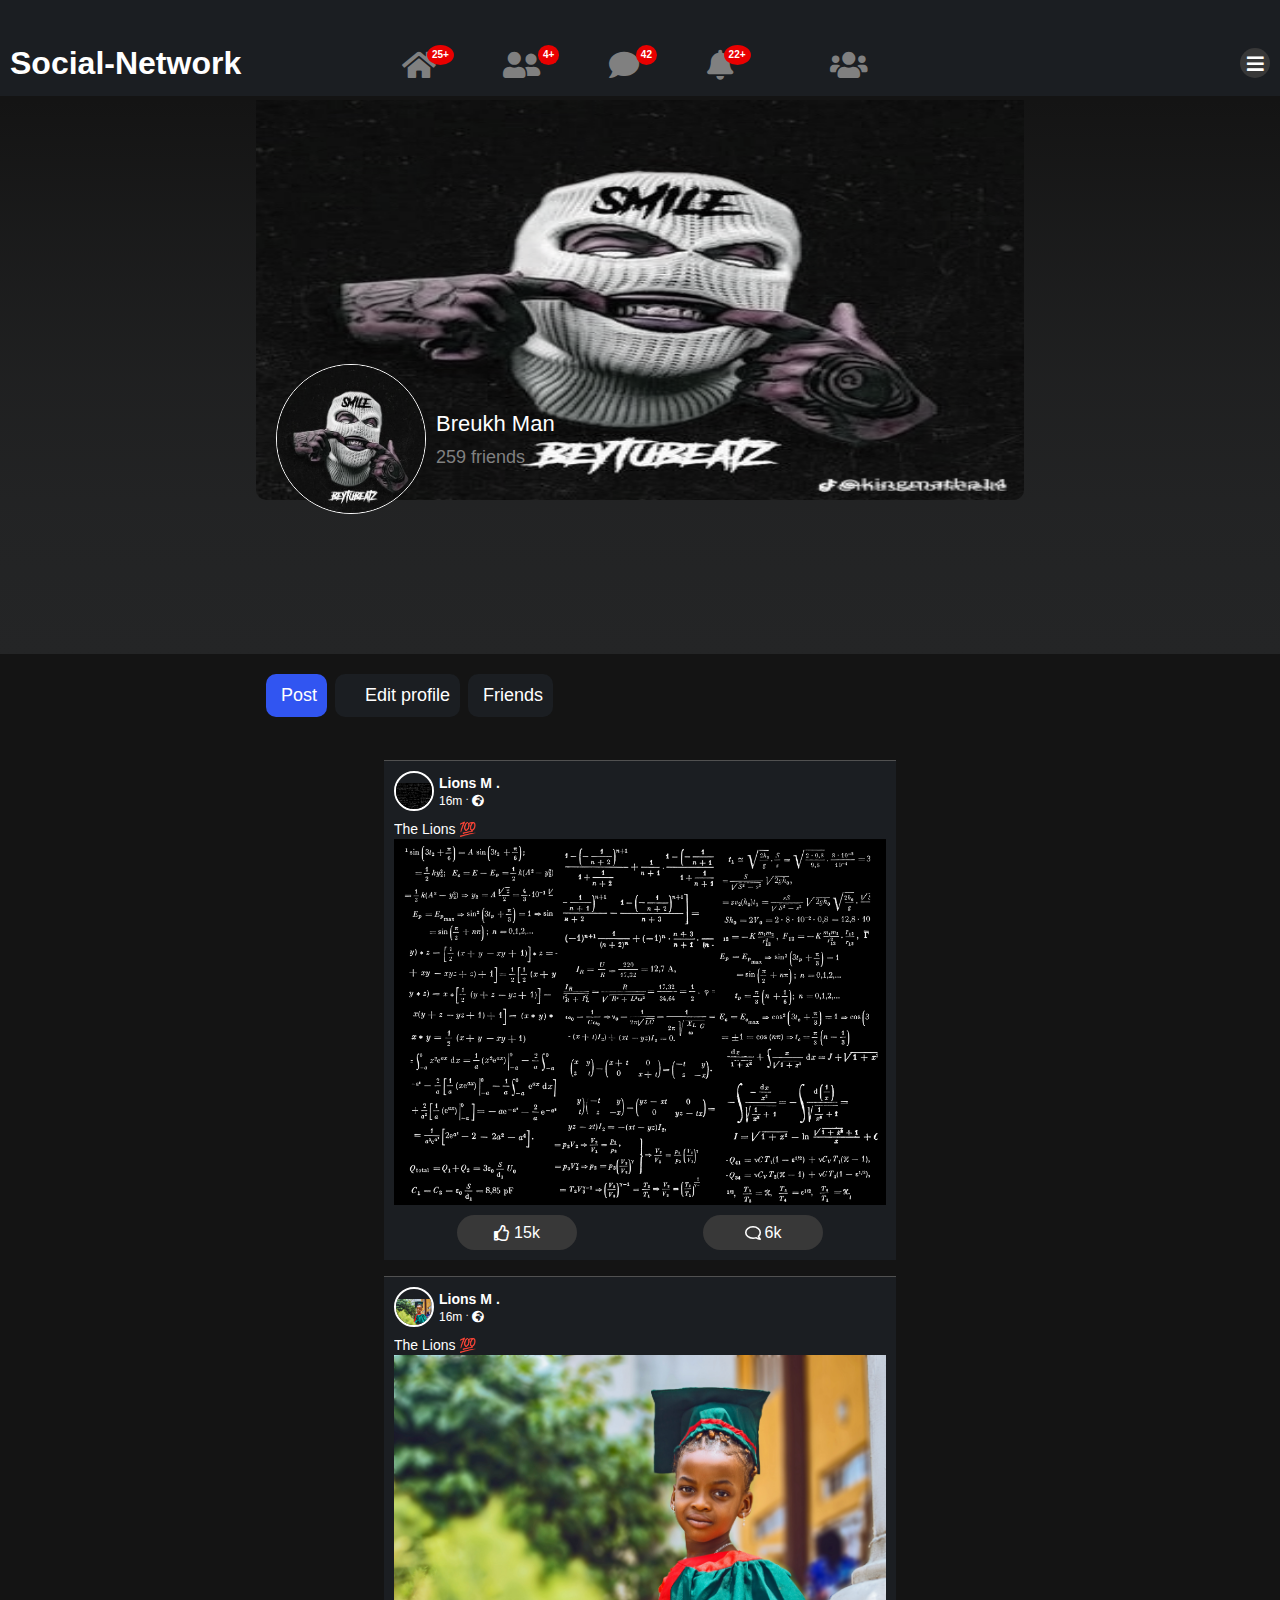
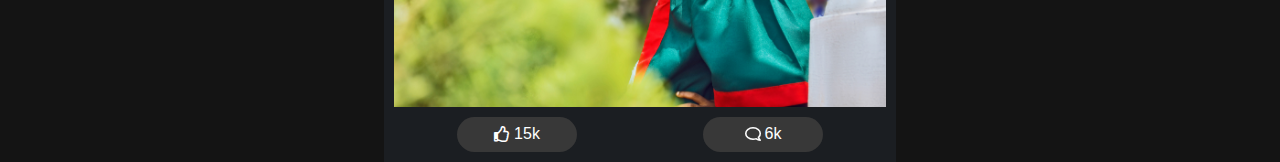
<file: profile.html>
<!DOCTYPE html>
<html lang="en">
  <head>
    <meta charset="UTF-8" />
    <meta name="viewport" content="width=device-width, initial-scale=1.0" />
    <link rel="stylesheet" href="css/global.css" />
    <link rel="stylesheet" href="css/style.css" />

    <link rel="stylesheet" href="css/profile.css" />
    <link rel="stylesheet" href="css/header.css" />

    <link
      rel="stylesheet"
      href="https://cdnjs.cloudflare.com/ajax/libs/font-awesome/6.5.1/css/all.min.css"
      integrity="sha512-DTOQO9RWCH3ppGqcWaEA1BIZOC6xxalwEsw9c2QQeAIftl+Vegovlnee1c9QX4TctnWMn13TZye+giMm8e2LwA=="
      crossorigin="anonymous"
      referrerpolicy="no-referrer"
    />
    <link rel="stylesheet" href="font-awesome/css/all.css" />
    <title>social-network</title>
  </head>
  <body>
    <!-- nav section -->
    <nav class="top">
      <div class="fixed">
        <div class="main-header">
          <div class="top-content">
            <h3>social-network</h3>
            <div class="middle-content middle-content-0">
              <a href="./index.html"
                ><i class="active fas fa-home" title="Home"
                  ><span>25+</span></i
                ></a
              >
              <a href="./friend.html"
                ><i class="fas fa-user-friends" title="Friend Requests"
                  ><span>4+</span></i
                ></a
              >
              <a href="./chat.html"
                ><i class="fas fa-comment" title="Chat"><span> 42</span></i></a
              >
              <a href="./notification.html"
                ><i class="fas fa-bell" title="Notification"
                  ><span>22+</span></i
                ></a
              >
              <a href="./group.html" class="group-link" title="Groups">
                <i class="fas fa-users"></i
              ></a>
            </div>
            <div class="top-content-icons">
              <i class="fas fa-bars"></i>
            </div>
          </div>
          <!-- a utliser sur les ecrans de moin de 768px  -->
          <div class="middle-content middle-content-1">
            <a href="./index.html"
              ><i class="active fas fa-home"><span>25+</span></i></a
            >
            <a href="./friend.html"
              ><i class="fas fa-user-friends"><span>4+</span></i></a
            >
            <a href="./chat.html"
              ><i class="fas fa-comment"><span>42</span></i></a
            >
            <a href="./notification.html"
              ><i class="fas fa-bell"><span>22+</span></i></a
            >
            <a href="./group.html"> <i class="fas fa-users"></i></a>
          </div>
        </div>
      </div>
    </nav>
    <section>
      <div class="photo-covert">
        <img src="./images/feed3.png" alt="" />
        <div>
          <img src="./images/feed3.png" alt="" />
          <p>
            <span>breukh man</span>
            <a href="view-friend.html">259 friends</a>
          </p>
        </div>
      </div>
      <!-- nav menu -->
      <div class="menu">
        <a href="./profile.html"
          ><i class="fa-solid fa-signs-post"></i>Post</a
        >
        <a href="./edit-profile.html"
          ><i class="fa-solid fa-pen"></i>Edit profile</a
        >
        <a href="./view-friend.html"
          ><i class="fa-solid fa-user-group"></i>Friends</a
        >
      </div>
      <!-- list post -->
      <div class="body-1">
        <!-- <div class="user">breukh man</div> -->
        
        <div class="body-menu">
          <div class="post post1">
            <div class="profile">
              <div class="left-side">
                <div class="profile-pic">
                  <img src="images/photo1.jpg" alt="" />
                </div>
                <span
                  ><h3>Lions M .</h3>
                  <p>16m <sup>.</sup> <i class="fas fa-globe-africa"></i></p
                ></span>
              </div>
            </div>

            <div class="post-content">
              <p>The Lions 💯</p>
              <img src="images/photo1.jpg" alt="" />
            </div>

            <div class="liked">
              <div class="liked-icon">
                <i class="far fa-thumbs-up"></i> <span>15k</span>
              </div>
              <a href="./comment.html">
                <div class="liked-icon">
                  <i class="far fa-comment"></i> <span>6k</span>
                </div>
              </a>
            </div>
          </div>
          <div class="post post1">
            <div class="profile">
              <div class="left-side">
                <div class="profile-pic">
                  <img src="images/photo2.jpg" alt="" />
                </div>
                <span
                  ><h3>Lions M .</h3>
                  <p>16m <sup>.</sup> <i class="fas fa-globe-africa"></i></p
                ></span>
              </div>
            </div>

            <div class="post-content">
              <p>The Lions 💯</p>
              <img src="images/photo2.jpg" alt="" />
            </div>

            <div class="liked">
              <div class="liked-icon">
                <i class="far fa-thumbs-up"></i> <span>15k</span>
              </div>
              <a href="./comment.html">
                <div class="liked-icon">
                  <i class="far fa-comment"></i> <span>6k</span>
                </div>
              </a>
            </div>
          </div>
        </div>
      </div>
      <!-- edit profile bloc -->
      <div class="edit-profile-bloc">
        <h1>
          <span>Edit profile</span><i class="fa-regular fa-circle-xmark" title="Close form"></i>
        </h1>
        <hr />
        <form action="#" method="post">
          <div class="picture-actual">
            <h3>actual picture</h3>
            <img src="./images/feed5.png" alt="" />
            <label for="file" class="custum-file-upload">
              <div class="icon">
                <svg
                  viewBox="0 0 24 24"
                  fill=""
                  xmlns="http://www.w3.org/2000/svg"
                >
                  <g id="SVGRepo_bgCarrier" stroke-width="0"></g>
                  <g
                    id="SVGRepo_tracerCarrier"
                    stroke-linecap="round"
                    stroke-linejoin="round"
                  ></g>
                  <g id="SVGRepo_iconCarrier">
                    <path
                      fill-rule="evenodd"
                      clip-rule="evenodd"
                      d="M10 1C9.73478 1 9.48043 1.10536 9.29289 1.29289L3.29289 7.29289C3.10536 7.48043 3 7.73478 3 8V20C3 21.6569 4.34315 23 6 23H7C7.55228 23 8 22.5523 8 22C8 21.4477 7.55228 21 7 21H6C5.44772 21 5 20.5523 5 20V9H10C10.5523 9 11 8.55228 11 8V3H18C18.5523 3 19 3.44772 19 4V9C19 9.55228 19.4477 10 20 10C20.5523 10 21 9.55228 21 9V4C21 2.34315 19.6569 1 18 1H10ZM9 7H6.41421L9 4.41421V7ZM14 15.5C14 14.1193 15.1193 13 16.5 13C17.8807 13 19 14.1193 19 15.5V16V17H20C21.1046 17 22 17.8954 22 19C22 20.1046 21.1046 21 20 21H13C11.8954 21 11 20.1046 11 19C11 17.8954 11.8954 17 13 17H14V16V15.5ZM16.5 11C14.142 11 12.2076 12.8136 12.0156 15.122C10.2825 15.5606 9 17.1305 9 19C9 21.2091 10.7909 23 13 23H20C22.2091 23 24 21.2091 24 19C24 17.1305 22.7175 15.5606 20.9844 15.122C20.7924 12.8136 18.858 11 16.5 11Z"
                      fill=""
                    ></path>
                  </g>
                </svg>
              </div>
              <div class="text">
                <span>Click to upload image</span>
              </div>
              <input id="file" type="file" />
            </label>
          </div>
          <hr />
          <div class="profile-type">
            <h3>Profile type</h3>
            <div class="conten-radio">
              <div>
                <i class="fa-solid fa-earth-americas"></i>
                <span>Public</span>
                <input
                  class="input input-alt-checked"
                  type="radio"
                  name="privacy"
                  checked
                />
              </div>
              <div>
                <i class="fa-solid fa-lock"></i>
                <span>Private</span>
                <input
                  class="input input-alt-checked"
                  name="privacy"
                  type="radio"
                />
              </div>
            </div>
          </div>
          <hr />
          <div class="basic-infos">
            <div class="form-control">
              <h3>Basic infos</h3>
              <div class="group">
                <p class="form-group">
                  <span
                    ><span class="identiti">First Name : </span
                    ><span>breukh</span></span
                  >
                  <span class="edit" title="Click to edit First Name">edit</span>
                </p>
                <!-- <input
                  class="input input-alt"
                  placeholder="First Name here... "
                  type="text"
                /> -->
                <span class="input-border input-border-alt"></span>
              </div>
              <div class="group">
                <p class="form-group">
                  <span
                    ><span class="identiti">Last Name : </span
                    ><span>breukh</span></span
                  >
                  <span class="edit" title="Click to edit Last Name">edit</span>
                </p>
                <!-- <input class="input input-alt" placeholder="Last Name here... "  type="text"> -->
                <span class="input-border input-border-alt"></span>
              </div>
              <div class="group">
                <p class="form-group">
                  <span
                    ><span class="identiti">Nickname : </span
                    ><span>breukh</span></span
                  >
                  <span class="edit" title="Click to edit Nickname">edit</span>
                </p>
                <!-- <input class="input input-alt" placeholder="Nickname here... "  type="text"> -->
                <span class="input-border input-border-alt"></span>
              </div>
              <div class="group">
                <p class="form-group">
                  <span
                    ><span class="identiti">Date of Birth : </span
                    ><span>15-02-2024</span></span
                  >
                  <span class="edit" title="Click to edit Date of Birth">edit</span>
                </p>
                <!-- <input class="input input-alt" placeholder="Date of Birth ex: dd/mm/yyyy here... "  type="text"> -->
                <span class="input-border input-border-alt"></span>
              </div>
              <div class="group">
                <p class="form-group">
                  <span
                    ><span class="identiti">Email : </span
                    ><span>breukh@gmail.com</span></span
                  >
                  <span class="edit" title="Click to edit Email">edit</span>
                </p>
                <!-- <input class="input input-alt" placeholder="Email here... "  type="text"> -->
                <span class="input-border input-border-alt"></span>
              </div>
              <div class="group">
                <p class="form-group">
                  <span
                    ><span class="identiti">About Me : </span
                    ><span>
                      Lorem ipsum dolor sit amet consectetur adipisicing elit.
                      Iste quasi tempore ipsa laudantium perspiciatis placeat
                      veritatis sapiente beatae quae minus. Eius dolore tempore
                      dicta soluta officiis eum adipisci rem quas.
                    </span></span
                  >
                  <span class="edit" title="Click to edit About Me">edit</span>
                </p>
                <!-- <textarea
                  class="input input-alt input-alt-textarea"
                  placeholder="About Me here... "
                ></textarea> -->
                <span class="input-border input-border-alt"></span>
              </div>
            </div>
            <div class="submit-update">
              <button type="submit">update profile</button>
            </div>
          </div>
        </form>
      </div>

      <!-- friend bloc -->
      <div class="friend-fololowing-me">
        <div class="menus">
            <span><i class="fa-solid fa-user-group"></i>Follower</span>
            <span><i class="fa-solid fa-user-group"></i>Following</span>
        </div>
        <div class="content-list-friend">
            <div class="bloc">
               <a href="./profile.html"> <img src="./images/feed5.png" alt=""></a>
                <div class="conte-unfollow">
                    <h4>Mickiey</h4>
                    <span class="unfollow-btn"><i class="fa-solid fa-rectangle-xmark"></i>unfollow</span>
                    <!-- <span class="unfollow-btn follow"><i class="fa-solid fa-square-check"></i>follow</span> -->
                
                </div>
               
            </div>
            <div class="bloc">
                <a href="./profile.html"><img src="./images/feed3.png" alt=""></a>
                
                <div class="conte-unfollow">
                    <h4>breukh</h4>
                    <span class="unfollow-btn"><i class="fa-solid fa-rectangle-xmark"></i>unfollow</span>
                </div>
            </div>
            <div class="bloc">
                <a href="./profile.html"><img src="./images/feed1.png" alt=""></a>
                
                <div class="conte-unfollow">
                    <h4>jack</h4>
                    <span class="unfollow-btn"><i class="fa-solid fa-rectangle-xmark"></i>unfollow</span>
                </div>
            </div>
            <div class="bloc">
                <a href="./profile.html"><img src="./images/feed7.png" alt=""></a>
                
                <div class="conte-unfollow">
                    <h4>robber</h4>
                    <span class="unfollow-btn"><i class="fa-solid fa-rectangle-xmark"></i>unfollow</span>
                </div>
            </div>
            <div class="bloc">
                <a href="./profile.html"><img src="./images/feed2.png" alt=""></a>
                
                <div class="conte-unfollow">
                    <h4>jackson</h4>
                    <span class="unfollow-btn"><i class="fa-solid fa-rectangle-xmark"></i>unfollow</span>
                </div>
            </div>
            <div class="bloc">
                <a href="./profile.html"><img src="./images/feed4.png" alt=""></a>
                
                <div class="conte-unfollow">
                    <h4>franck</h4>
                    <span class="unfollow-btn"><i class="fa-solid fa-rectangle-xmark"></i>unfollow</span>
                </div>
            </div>

       

        </div>
    </div>
    <div class="friend-i-fololow">
        <div class="menus">
            <span><i class="fa-solid fa-user-group"></i>Follower</span>
            <span><i class="fa-solid fa-user-group"></i>Following</span>
        </div>
        <div class="content-list-friend">
            <div class="bloc">
               <a href="./profile.html"> <img src="./images/feed5.png" alt=""></a>
                <div class="conte-unfollow">
                    <h4>Mickiey</h4>
                    <span class="unfollow-btn"><i class="fa-solid fa-rectangle-xmark"></i>unfollow</span>
                    <!-- <span class="unfollow-btn follow"><i class="fa-solid fa-square-check"></i>follow</span> -->
                
                </div>
               
            </div>
            <div class="bloc">
                <a href="./profile.html"><img src="./images/feed3.png" alt=""></a>
                
                <div class="conte-unfollow">
                    <h4>breukh</h4>
                    <span class="unfollow-btn"><i class="fa-solid fa-rectangle-xmark"></i>unfollow</span>
                </div>
            </div>
            <div class="bloc">
                <a href="./profile.html"><img src="./images/feed1.png" alt=""></a>
                
                <div class="conte-unfollow">
                    <h4>jack</h4>
                    <span class="unfollow-btn"><i class="fa-solid fa-rectangle-xmark"></i>unfollow</span>
                </div>
            </div>
            <div class="bloc">
                <a href="./profile.html"><img src="./images/feed7.png" alt=""></a>
                
                <div class="conte-unfollow">
                    <h4>robber</h4>
                    <span class="unfollow-btn"><i class="fa-solid fa-rectangle-xmark"></i>unfollow</span>
                </div>
            </div>
            <div class="bloc">
                <a href="./profile.html"><img src="./images/feed2.png" alt=""></a>
                
                <div class="conte-unfollow">
                    <h4>jackson</h4>
                    <span class="unfollow-btn"><i class="fa-solid fa-rectangle-xmark"></i>unfollow</span>
                </div>
            </div>
            <div class="bloc">
                <a href="./profile.html"><img src="./images/feed4.png" alt=""></a>
                
                <div class="conte-unfollow">
                    <h4>franck</h4>
                    <span class="unfollow-btn"><i class="fa-solid fa-rectangle-xmark"></i>unfollow</span>
                </div>
            </div>

       

        </div>
    </div>


    </section>
  </body>
</html>
</file>
<file: css/global.css>
* {
    color: #fff;
    font-family: Arial, Helvetica, sans-serif;
    margin: 0;
    padding: 0;
    box-sizing: border-box;
}

:root {
    --secondary-bg: rgb(27, 30, 34);
    --primary-bg: #383838;
    --second-blue:#3155f1;
    --teal60: #00D4A1;
    --green55: #00ED4F;
    --fds-blue-05: #ECF3FF;
    --fds-blue-30: #AAC9FF;
    --fds-blue-40: #77A7FF;
    --fds-blue-60: #1877F2;
    --fds-blue-70: #2851A3;
    --fds-blue-80: #1D3C78;
     --fds-blue-40: #77A7FF;
     --hsl-color-1:hsl(214, 80%, 46%);
     --fds-black-alpha-05: rgba(0, 0, 0, 0.05);
     --fds-black-alpha-10: rgba(0, 0, 0, 0.1);
     --fds-black-alpha-15: rgba(0, 0, 0, 0.15);
     --fds-black-alpha-20: rgba(0, 0, 0, 0.2);
     --fds-black-alpha-30: rgba(0, 0, 0, 0.3);
     --fds-black-alpha-40: rgba(0, 0, 0, 0.4);
     --fds-black-alpha-50: rgba(0, 0, 0, 0.5);
     --fds-black-alpha-60: rgba(0, 0, 0, 0.6);
     --fds-black-alpha-80: rgba(0, 0, 0, 0.8);
     --fds-black: black;
     --nav-bar-background-gradient-wash: linear-gradient(to top, #4283c5, rgba(24,25,26,.5), rgba(124, 142, 160, 0.5), rgba(24,25,26,.2), rgba(121, 146, 170, 1));
     --nav-bar-background-gradient: linear-gradient(to top, #242526, rgba(36,37,38,.9), rgba(36,37,38,.7), rgba(36,37,38,.4), rgba(36,37,38,0));
 
     --radio-border-color: #8b8c89;
     --radio-checked-color: #274c77;
     --radio-hover-color: #a3cef1;
     --radio-disabled-bg-color: #d9d9d9;
}

body {
    min-height: 100vh;
    background-color: rgb(20, 20, 20);
    overflow-x: hidden;
    margin-top: 130px;
    scroll-behavior: smooth;
}

::-webkit-scrollbar {
    width: 12px;
    background: transparent;
}

::-webkit-scrollbar-track {
    background: var(--secondary-bg);
}


::-webkit-scrollbar-thumb {
    background: var(--primary-bg);
    border-radius: 20px;
}
</file>
<file: css/auth.css>
body{
  display: flex;
  justify-content: center;
  gap: 150px;
  padding: 0px 5%;
  
 }
 body .content-big-title{
  width: 500px;
  height: fit-content;
  padding-top: 200px;
 }
 body .content-big-title h1{
  font-size: 40px;
  color: var(--second-blue);
 }
 body .content-big-title p{
  font-size: 20px;
  
 }
.form {
    display: flex;
    flex-direction: column;
    gap: 15px;
    max-width: 450px;
    height: fit-content;
    padding: 20px;
    margin-bottom: 5rem;
    border-radius: 20px;
    position: relative;
    background-color: #1a1a1a;
    color: #fff;
    border: 1px solid #333;
  }
  body .form-signin{
    margin-top: 100px;
    gap: 20px;
  }
  .title {
    font-size: 28px;
    font-weight: 600;
    letter-spacing: -1px;
    position: relative;
    display: flex;
    align-items: center;
    padding-left: 30px;
    color: var(--second-blue);
  }
  
  .title::before {
    width: 18px;
    height: 18px;
  }
  
  .title::after {
    width: 18px;
    height: 18px;
    animation: pulse 1s linear infinite;
  }
  
  .title::before,
  .title::after {
    position: absolute;
    content: "";
    height: 16px;
    width: 16px;
    border-radius: 50%;
    left: 0px;
    background-color: var(--second-blue);
  }
  
  .message, 
  .signin {
    font-size: 14.5px;
    color: rgba(255, 255, 255, 0.7);
  }
  
  .signin {
    text-align: center;
  }
  
  .signin a:hover {
    text-decoration: underline royalblue;
  }
  
  .signin a {
    color: var(--second-blue);
  }
  
  .flex {
    display: flex;
    width: 100%;
    gap: 6px;
  }
  
  .form label {
    position: relative;
  }
  
  .form label .input {
    background-color: #333;
    color: #fff;
    width: 100%;
    padding: 10px 10px;
    margin-top: 5px;
    outline: 0;
    font-size: 16px;
    border: 1px solid rgba(105, 105, 105, 0.397);
    border-radius: 10px;
  }
  
  .form label .input  span {
    color: rgba(255, 255, 255, 0.5);
    margin-bottom: 10px;
    font-size: 0.9em;
    cursor: text;
  }
  .form label i{
    color: red;
    font-size: 8px;
    position: relative;
    top: -10px;
  }


  .picture {
    margin: 10px 0px;
    width: 100%;
    text-align: center;
  }

  
  .custum-file-upload {
    height: 80px;
    width: 100%;
    display: flex;
    flex-direction: column;
    align-items: space-between;
    gap: 2px;
    cursor: pointer;
    align-items: center;
    justify-content: center;
    border: 2px dashed #e8e8e8;
    background-color: #212121;
    padding: 1.5rem;
    border-radius: 10px;
    box-shadow: 0px 48px 35px -48px #e8e8e8;
  }
  
  .custum-file-upload .icon {
    display: flex;
    align-items: center;
    justify-content: center;
  }
  
  .custum-file-upload .icon svg {
    height: 40px;
    fill: #e8e8e8;
  }
  
  .custum-file-upload .text {
    display: flex;
    align-items: center;
    justify-content: center;
  }
  
  .custum-file-upload .text span {
    font-weight: 400;
    color: #e8e8e8;
  }
  
  .custum-file-upload input {
    display: none;
  }


  .form label textarea {
    height: 100px;
    resize: none;
  }



  .submit {
    border: none;
    outline: none;
    padding: 10px;
    border-radius: 10px;
    color: #fff;
    font-size: 16px;
    transform: .3s ease;
    background-color: var(--second-blue);
    cursor: pointer;
  }
  
  .submit:hover {
    opacity: 0.5;
  }
  
  @keyframes pulse {
    from {
      transform: scale(0.9);
      opacity: 1;
    }
  
    to {
      transform: scale(1.8);
      opacity: 0;
    }
  }

  @media screen  and (max-width:1024px){
    body{
      gap: 50px;
     }
     body .content-big-title{
      width: 500px;
     }
     body .content-big-title h1{
      font-size: 30px;
     }
     body .content-big-title p{
      font-size: 18px;
      
     }
  }


  @media screen  and (max-width:768px){
    body{
      display: flex;
      flex-direction: column;
      justify-content: start;
      align-items: center;
      gap: 50px;
     }
     body .content-big-title{
      width: 100%;
      height: fit-content;
      padding-top: 0px;
      text-align: center;
     }
     body .form-signin{
      margin-top: 0px;
    }
  }

  .form-signin{
    display: none;
  }
</file>
<file: css/header.css>
.fixed {
    position: fixed;
    top: 0;
    width: 100%;
    z-index: 10;
    background-color: rgb(20, 20, 20);
    border-bottom: solid .1rem rgb(20, 20, 20);
}

.modes {
    display: flex;
    justify-content: space-between;
    padding: 20px 10px 5px;
    margin-bottom: 5px;
    background-color: var(--secondary-bg);
}

.mode {
    display: flex;
    align-items: center;
    gap: 5px;
    font-size: 12px;
}

.basic-mode i,
.data-mode i {
    margin-bottom: 2px;
    font-size: 18px;
}

.data-mode {
    background-color: var(--primary-bg);
    padding: 4px 10px;
    border-radius: 8px;
}

.main-header {
    display: flex;
    flex-direction: column;
    align-items: center;
    justify-content: center;
    background-color: var(--secondary-bg);
    padding: 0 10px;
}

.top-content {
    margin-top: 30px;
    display: flex;
    align-items: center;
    justify-content: space-between;
    width: 100%;
    font-size: 19px;
}
.top-content  h3{
    width: fit-content;
    text-transform: capitalize;
    font-size: 32px;
}

.top-content-icons {
    display: flex;
    align-items: center;
    justify-content: center;
    gap: 5px;

}

.top-content-icons i {
    display: flex;
    background-color: var(--primary-bg);
    padding: 5px;
    border-radius: 50%;
    width: 30px;
    height: 30px;
    align-items: center;
    justify-content: center;
}

.middle-content {
    display: flex;
    align-items: center;
    justify-content: space-between;
    width: 100%;
    margin: 10px;
    margin-bottom: 15px;
    padding: 0 10px;
    padding-top: 10px;
    padding-right: 20px;
}

.middle-content i {
    font-size: 18px;
    color: gray;
}

.middle-content i:hover {
    color: var(--second-blue);
}


.middle-content .fa-home,
.fa-user-friends,
.fa-users,
.fa-comment,
.fa-bell {
    position: relative;
}

.middle-content .fa-home span,
.fa-user-friends span,
.fa-users span,
.fa-comment span,
.fa-bell span {
    position: absolute;
    background-color: #e90000;
    font-size: 10px;
    padding: 5px;
    border-radius: 50%;
    top: -5px;
    right: -18px;
}

a {
    text-decoration: none;
}

i {
    cursor: pointer;
}

.middle-content-0 {
    display: none;
}



@media screen and (min-width: 768px) {
    .main-header .top-content {
        width: 100%;
        display: flex;
        justify-content: center;
    }

    .main-header .top-content h3,
    .main-header .top-content .top-content-icons {
        width: 30%;
    }

    .main-header .top-content .top-content-icons {
        display: flex;
        justify-content: flex-end;
    }

    .top-content-icons {
        gap: 0px;
    }

    .middle-content-1 {
        display: none;
    }

    .middle-content-0 {
        width: 40%;
        display: flex;
        align-items: center;
        justify-content: space-between;

    }

    .group-link {
        margin-left: 30px;
    }


    .middle-content i {
        margin-left: 50px;
        font-size: 30px;

    }

    .middle-content i:first-of-type {
        margin-left: 0px;
    }
}
@media screen and (min-width: 768px) and (max-width:900px) {
    .top-content h3{
        width: fit-content;
    }
    .middle-content-0 {
      width: 100%;
    }
}
</file>
<file: css/chat-page.css>
section{
    padding: 0px 0px;
 }

 .receiver{
    width: 100%;
    padding-bottom: 10px;
    padding-left: 5px;
    height: fit-content;
    display: flex;
    align-items: center;
    border-bottom: 1px solid  white;
 }
 .fa-arrow-left{
    font-size: 30px;
 }

 .receiver img,
 .container-chat-message img{
    width: 50px;
    height: 50px;
    margin:0px  10px;
    border: 1px solid  white;
    border-radius: 100%;
 }
 .container-chat-message{
    width: 100%;
    height: 100px;
    padding: 20px;
}

 .content-mes-receiver ,
 .content-mes-sender {
    margin-bottom: 20px;
 }
 .content-mes-receiver div{
    display: flex;
    align-items: center;

 }
 .content-mes-receiver div pre,
 .content-mes-sender  pre{
    width: 80%;
    padding: 10px;
    margin-bottom: 5px;
    border-radius: 20px;
    text-wrap: wrap;
    word-wrap: break-word;
    background: var(--primary-bg);
    
 }
 
 .content-mes-receiver p{
   margin-left: 80px;
 }
 .content-mes-sender{
    display: flex;
    flex-direction: column;
    align-items: flex-end;
 }
 .content-mes-sender pre{
   background: var(--second-blue);
 }
 .content-mes-sender p,
 .content-mes-receiver p{
     font-size: small;
 }
 .fa-check-double{
    margin-left: 5px;
    color: gold;
 }

 .content-from-chat{
     width: 100%;
     height: 60px;
     position: fixed;
     bottom: 0;
    
     display: flex;
     align-items: center;
     border-top: 1px solid white;
     background-color: black;
     z-index: 100;
 }
 form{
    display: flex;
    align-items: center;
    width: 100%;
    margin-left: 10px;
 }

 form textarea{ 
    width: 70%;
    height: 40px;
    padding:10px;
    font-size: 18px;
    border-radius: 10px;
    border: none;
    color: white;
    background: var(--primary-bg);
    resize: none;
    outline: none;
 }
 form textarea::-webkit-scrollbar {
    width: 0px;
    height: 0px;
    background: transparent;
}
form button{
    background: transparent;
    border: none;
}
form .emoji,
form .fa-paper-plane{
    font-size: 25px;
    margin-left:  10px ;
}
form button{
    margin-left:  20px ;
}

@media screen and (min-width: 768px) {
   body {
     overflow: hidden;
   }
   .section-chat {
     width: 100%;
     display: flex;
   }
   .middle-bloc {
     width: 30%;
     height: 70vh;
     display: flex;
     flex-direction: column;
     padding-bottom: 10rem;
     overflow: scroll;
   }
   .middle-bloc .fa-arrow-left{
      display: none;
   }

   .content-from-chat{
    width: 30%;
   height: 80px;
   position: fixed;
   bottom: 10vh;
   background: var(--secondary-bg);
   border-top: none;
}
form textarea{ 
   width: 70%;
   height: 60px;
}
   .middle-bloc::-webkit-scrollbar {
     width: 0px;
     height: 0px;
     background: transparent;
   }

   .menu-left {
     display: block;
     width: 30%;
     padding-left: 30px;
   }
 
   .menu-left {
     display: flex;
     flex-direction: column;
     gap: 20px;
   }
   .menu-left .user-actual a {
     width: 80%;
     display: flex;
     align-items: center;
     padding: 5px;
   }
 
   .menu-left .user-actual a img {
     width: 50px;
     height: 50px;
     border: 1px solid gray;
     border-radius: 100%;
   }
 
   .menu-left .user-actual a span {
     padding-left: 15px;
     text-transform: capitalize;
   }
   .menu-left a {
     display: flex;
     align-items: center;
     gap: 5px;
     font-size: 18px;
   }
   .menu-left a i {
     font-size: 35px;
     padding: 8px;
     color: var(--fds-blue-80);
     border-radius: 100%;
   }
   .menu-left a:hover {
     width: 80%;
 
     background: var(--secondary-bg);
     border-radius: 10px;
   }
 
   .menu-left hr {
     width: 80%;
     border-color: gray;
   }
   .menu-left h4 {
     color: gray;
     text-transform: capitalize;
   }
   .menu-left .new-post-content {
     display: flex;
     flex-direction: column;
   }
   .menu-left .new-post-content a {
     display: flex;
     align-items: center;
     gap: 10px;
     padding: 10px 0px;
     padding-left: 10px;
     font-size: 18px;
     text-transform: capitalize;
   }
   .menu-left .new-post-content a i {
     padding: 8px;
     font-size: 22px;
     border-radius: 100%;
     color: #fff;
     background: var(--primary-bg);
   }

 }


@media screen and (min-width: 768px) and (max-width: 1024px) {
   .menu-left{
     display: block;
     width: 50%;
     padding-left: 30px;
   }
   .middle-bloc {
     width: 60%;
     height: 80vh;
   }
   .content-from-chat{
      width: 60%;
      padding-right: 50px;
      bottom: 0px;
   }
 }
 
 @media screen and (max-width: 767px){
   .menu-left {
     display: none;
   }
   .middle-bloc {
     width: 100%;
   }
 }
</file>
<file: css/chat.css>
section {
   padding: 0px 20px;
}

h1 {
   margin-bottom: 20px;
}

.users-online {
   width: 100%;
   margin-bottom: 20px;
}

.users-online .list-users {
   width: 100%;
   height: fit-content;
   display: flex;
   overflow-x: scroll;
   padding-bottom: 15px;
}

.users-online .list-users::-webkit-scrollbar {
   width: 1px;
   height: 1px;
   background: transparent;
}

.users-online .list-users div a {
   display: flex;
   flex-direction: column;
   align-items: center;
   height: 100%;
}

.users-online .list-users div a img {
   width: 80px;
   height: 80px;
   margin: 5px;
   margin-bottom: 0px;
   border-radius: 100%;
   border: 1px solid white;
}

.users-online .list-users div a i {
   position: relative;
   top: -30px;
   right: -35px;
   font-size: 12px;
   color: var(--green55);
}

.user {
   width: 100%;
   height: fit-content;
   margin-bottom: 30px;
}

.user a img {
   width: 50px;
   height: 50px;
   border-radius: 100%;
   border: 0.1px solid white;
}

.user a {
   display: flex;
}

.user a div {
   width: 88%;
   padding-left: 10px;
   display: flex;
   flex-direction: column;
   justify-content: space-between;
}

.user a div p {

   text-transform: capitalize;
   font-size: small;
   /* text-wrap: nowrap; */
}

.user a div p:last-of-type {
   white-space: nowrap;
   overflow: hidden;
   text-overflow: ellipsis;
   color: gray;

}

@media screen and (min-width: 768px) {
   body {
     overflow: hidden;
   }
   .section-chat {
     width: 100%;
     display: flex;
   }
   .middle-bloc {
     width: 50%;
     height: 100vh;
     padding-bottom: 10rem;
     overflow: scroll;
   }
   .middle-bloc::-webkit-scrollbar {
     width: 0px;
     height: 0px;
     background: transparent;
   }

   .menu-left {
     display: block;
     width: 30%;
     padding-left: 30px;
   }
 
   .menu-left {
     display: flex;
     flex-direction: column;
     gap: 20px;
   }
   .menu-left .user-actual a {
     width: 80%;
     display: flex;
     align-items: center;
     padding: 5px;
   }
 
   .menu-left .user-actual a img {
     width: 50px;
     height: 50px;
     border: 1px solid gray;
     border-radius: 100%;
   }
 
   .menu-left .user-actual a span {
     padding-left: 15px;
     text-transform: capitalize;
   }
   .menu-left a {
     display: flex;
     align-items: center;
     gap: 5px;
     font-size: 18px;
   }
   .menu-left a i {
     font-size: 35px;
     padding: 8px;
     color: var(--fds-blue-80);
     border-radius: 100%;
   }
   .menu-left a:hover {
     width: 80%;
 
     background: var(--secondary-bg);
     border-radius: 10px;
   }
 
   .menu-left hr {
     width: 80%;
     border-color: gray;
   }
   .menu-left h4 {
     color: gray;
     text-transform: capitalize;
   }
   .menu-left .new-post-content {
     display: flex;
     flex-direction: column;
   }
   .menu-left .new-post-content a {
     display: flex;
     align-items: center;
     gap: 10px;
     padding: 10px 0px;
     padding-left: 10px;
     font-size: 18px;
     text-transform: capitalize;
   }
   .menu-left .new-post-content a i {
     padding: 8px;
     font-size: 22px;
     border-radius: 100%;
     color: #fff;
     background: var(--primary-bg);
   }

 }


 @media screen and (min-width: 768px) and (max-width: 1024px) {
   .menu-left{
     display: block;
     width: 50%;
     padding-left: 30px;
   }
   .middle-bloc {
     width: 100%;
   }
 }
 
 
 @media screen and (max-width: 767px){
   .menu-left {
     display: none;
   }
   .middle-bloc {
     width: 100%;
   }
 }
</file>
<file: css/style.css>
.menu-left,
.menu-rigth {
  display: none;
}

.post {
  width: 100%;
  height: fit-content;
  display: flex;
  flex-direction: column;
  padding: 10px;
  background-color: var(--secondary-bg);
  margin-top: 3px;
  border-top: solid 0.01rem #515151;
  margin-bottom: 3px;
}

.post .profile {
  display: flex;
  align-items: center;
  justify-content: space-between;
}

.post .profile .left-side,
.profile .right-side {
  display: flex;
  align-items: center;
  font-size: 12px;
  gap: 5px;
}

.post .profile .left-side span p {
  font-weight: 100;
}

.profile-pic {
  width: 40px;
  height: 40px;
  border-radius: 50%;
  display: flex;
  align-items: center;
  justify-content: center;
  overflow: hidden;
  border: solid 2px;
  padding-top: 10px;
}

.post .profile .left-side img {
  width: 100%;
}

.follow,
.follow-up {
  padding-left: 5px;
  cursor: pointer;
}

.follow {
  color: #3155f1;
}

.follow-up {
  color: #bcc0c4;
}

.post-content-text {
  width: 100%;
  margin-top: 8px;
}

.post-content-text pre {
  width: 100%;
  display: -webkit-box;
  -webkit-line-clamp: 2;
  -webkit-box-orient: vertical;
  overflow: hidden;
  word-wrap: break-word;
  overflow-wrap: break-word;
  white-space: pre-wrap;
}

.post-content {
  width: 100%;
  display: flex;
  flex-direction: column;
  margin-top: 10px;
  gap: 2px;
  margin-bottom: 10px;
}

.post-content p {
  font-size: 14px;
}

.post-content span {
  display: flex;
  align-items: center;
  position: relative;
  margin-top: 5px;
}

.post-content span p {
  margin-left: 54px;
}

.post-content span i {
  position: absolute;
  background-color: #3155f1;
  border-radius: 50%;
  font-size: 13px;
  border: solid 2px var(--primary-bg);
}

.post-content span i:nth-child(1) {
  z-index: 3;
}

.post-content span i:nth-child(2) {
  margin-left: 15px;
  z-index: 2;
}

.post-content span i:nth-child(3) {
  margin-left: 25px;
  z-index: 1;
}

.post-content img {
  width: 90%;
  height: 40 0px;
  align-self: center;
}

.liked {
  display: flex;
  align-items: center;
  justify-content: space-around;
}

.liked .liked-icon {
  background-color: var(--primary-bg);
  display: flex;
  justify-content: center;
  align-items: center;
  gap: 4px;
  width: 120px;
  height: 35px;
  border-radius: 20px;
  cursor: pointer;
}

.liked-icon .fa-comment {
  transform-origin: center;
  transform: rotateY(180deg);
}

@media screen and (min-width: 768px) {
  body {
    overflow: hidden;
  }

  section {
    display: flex;
    width: 100%;
  }

  .menu-middle {
    width: 40%;
    overflow: auto;
    display: flex;
    flex-direction: column;
    align-items: start;
    padding-bottom: 10rem;
    border-top: 2px solid gray;
    border-radius: 10px;
  }

  .menu-left,
  .menu-rigth {
    display: block;
    width: 30%;
    padding-left: 30px;
  }

  .menu-left,
  .menu-middle,
  .menu-rigth {
    height: 100vh;
    overflow: auto;
  }

  .menu-left::-webkit-scrollbar,
  .menu-middle::-webkit-scrollbar,
  .menu-rigth::-webkit-scrollbar {
    width: 0px;
    height: 0px;
    background: transparent;
  }

  .post-content {
    width: 100%;
    overflow: hidden;
  }

  .post-content img {
    width: 100%;
    height: 100%;
    align-self: center;
  }
  .menu-left {
    display: flex;
    flex-direction: column;
    gap: 20px;
  }
  .menu-left .user-actual a {
    width: 80%;
    display: flex;
    align-items: center;
    padding: 5px;
  }

  .menu-left .user-actual a img {
    width: 50px;
    height: 50px;
    border: 1px solid gray;
    border-radius: 100%;
  }

  .menu-left .user-actual a span {
    padding-left: 15px;
    text-transform: capitalize;
  }
  .menu-left a {
    display: flex;
    align-items: center;
    gap: 5px;
    font-size: 18px;
  }
  .menu-left a i {
    font-size: 35px;
    padding: 8px;
    color: var(--fds-blue-80);
    border-radius: 100%;
  }
  .menu-left a:hover {
    width: 80%;
   
    background: var(--secondary-bg);
    border-radius: 10px;
  }

  .menu-left hr {
    width: 80%;
    border-color: gray;
  }
  .menu-left h4 {
    color: gray;
    text-transform: capitalize;
  }
  .new-post-content{
    display: flex;
    flex-direction: column;
  }
  .new-post-content a {
    display: flex;
    align-items: center;
    gap: 10px;
    padding: 10px 0px;
    padding-left: 10px;
    font-size: 18px;
    text-transform: capitalize;
  }
  .new-post-content a i {
    padding: 8px;
    font-size: 22px;
    border-radius: 100%;
    color: #fff;
    background: var(--primary-bg);
  }
  .menu-rigth {
    padding-left: 10px;
  }
  .menu-rigth .title {
    width: 90%;
    display: flex;
    justify-content: space-between;
    margin-bottom: 10px;
  }

  .menu-rigth .title h4,
  .friend-online h4 {
    color: gray;
  }

  .menu-rigth .title span a {
    font-size: small;
    text-transform: capitalize;
    color: var(--second-blue);
    cursor: pointer;
  }

  .menu-rigth .content-friend {
    width: 90%;
  }

  .menu-rigth .menu-rigth-hr {
    width: 90%;
    border-color: gray;
  }

  .friend-online {
    margin: 20px 0px;
  }

  .menu-rigth .list-users {
    width: 100%;
    height: fit-content;
    display: flex;
    flex-direction: column;
    overflow-x: scroll;
    padding-top: 20px;
    padding-left: 10px;
    padding-bottom: 15px;
    gap: 15px;
  }

  .menu-rigth .list-users div:hover,
  .menu-left .user-actual a:hover {
    background: var(--secondary-bg);
    border-radius: 10px;
  }

  .menu-rigth .list-users::-webkit-scrollbar {
    width: 1px;
    height: 1px;
    background: transparent;
  }

  .menu-rigth .list-users div a {
    display: flex;
    align-items: center;
    height: 100%;
  }

  .menu-rigth .list-users div a img {
    width: 50px;
    height: 50px;
    margin: 5px;
    margin-bottom: 0px;
    border-radius: 100%;
  }

  .menu-rigth .list-users div a i {
    position: relative;
    top: 10px;
    left: -15px;
    font-size: 12px;
    color: var(--green55);
  }

  .menu-rigth .list-users div a p {
    text-transform: capitalize;
  }
}

@media screen and (min-width: 768px) and (max-width:1024px){    
    .menu-rigth{
        display: none;
    }
    .menu-left{
        width: 35%;
    }
    .menu-middle{
        width: 60%;
    }
    .menu-left hr {
        width: 80%;
    }
}
</file>
<file: css/comment.css>
.content-all-comments {
    width: 90%;
    height: fit-content;
    /* display: flex;
    flex-direction: column;
    justify-content: space-between; */
    margin: 10px;
    margin-left: 5%;
    margin-bottom: 10rem;
    border-top: 1px solid gray;
}

.plus-and-message{
    display: flex;
    align-items: ce;
}
.container-comments-message img {
    width: 40px;
    height: 40px;
    margin: 0px 10px;
    border: 1px solid white;
    border-radius: 100%;
}

.container-comments-message {
    width: 100%;
    min-height: 0px ;
    max-height: 200px;
    overflow-y: scroll;
    padding: 20px;
    padding-left: 0px;
}
.container-comments-message::-webkit-scrollbar {
    width:  2px;
}
.content-message {
    margin-bottom: 10px;
}

.content-message div {
    display: flex;

}

.content-message div pre {
    width: 80%;
    padding: 10px;
    border-radius: 10px;
    text-wrap: wrap;
    word-wrap: break-word;
    background: var(--primary-bg);

}

.content-message p {
    margin-top: 5px;
    margin-left: 60px;
    font-size: small;
}
.content-message p  span{
    text-transform: capitalize;
    color: gray;
    padding-right: 10px;
}

/* comment form */

.messageBox {
  width: 95%;
  height: 40px;
  display: flex;
  align-items: center;
  justify-content: space-between;
  background-color: #2d2d2d;
  padding: 0 15px;
  margin-top: 10px;
  margin-left:  10px;
  border-radius: 10px;
  border: 1px solid rgb(63, 63, 63);
}
.plus-and-message{
    width: 100%;
}
.messageBox:focus-within {
  border: 1px solid rgb(110, 110, 110);
}
.fileUploadWrapper {
  width: fit-content;
  height: 100%;
  display: flex;
  align-items: center;
  justify-content: center;
  font-family: Arial, Helvetica, sans-serif;
}

#file {
  display: none;
}
.fileUploadWrapper label {
  cursor: pointer;
  width: fit-content;
  height: fit-content;
  display: flex;
  align-items: center;
  justify-content: center;
  position: relative;
}
.fileUploadWrapper label svg {
  height: 18px;
}
.fileUploadWrapper label svg path {
  transition: all 0.3s;
}
.fileUploadWrapper label svg circle {
  transition: all 0.3s;
}
.fileUploadWrapper label:hover svg path {
  stroke: #fff;
}
.fileUploadWrapper label:hover svg circle {
  stroke: #fff;
  fill: #3c3c3c;
}
.fileUploadWrapper label:hover .tooltip {
  display: block;
  opacity: 1;
}
.tooltip {
  position: absolute;
  top: -40px;
  display: none;
  opacity: 0;
  color: white;
  font-size: 10px;
  text-wrap: nowrap;
  background-color: #000;
  padding: 6px 10px;
  border: 1px solid #3c3c3c;
  border-radius: 5px;
  box-shadow: 0px 5px 10px rgba(0, 0, 0, 0.596);
  transition: all 0.3s;
}
#messageInput {
  width: 100%;
  height: 100%;
  background-color: transparent;
  outline: none;
  border: none;
  padding-left: 10px;
  color: white;
}
#messageInput:focus ~ .sendButton svg path,
#messageInput:valid ~ .sendButton svg path {
  fill: #3c3c3c;
  stroke: white;
}

.sendButton {
  width: fit-content;
  height: 100%;
  background-color: transparent;
  outline: none;
  border: none;
  display: flex;
  align-items: center;
  justify-content: center;
  cursor: pointer;
  transition: all 0.3s;
}
.sendButton svg {
  height: 18px;
  transition: all 0.3s;
}
.sendButton svg path {
  transition: all 0.3s;
}
.sendButton:hover svg path {
  fill: #3c3c3c;
  stroke: white;
}
</file>
<file: css/create-group.css>
body {
  overflow: hidden;
}
.content-form-post {
  width: 600px;
  height: fit-content;
  position: absolute;
  top: 50%;
  left: 50%;
  transform: translate(-50%, -50%);
  padding: 20px;
  background: var(--primary-bg);
  box-shadow: rgba(0, 0, 0, 0.25) 0px 54px 55px,
    rgba(0, 0, 0, 0.12) 0px -12px 30px, rgba(0, 0, 0, 0.12) 0px 4px 6px,
    rgba(0, 0, 0, 0.17) 0px 12px 13px, rgba(0, 0, 0, 0.09) 0px -3px 5px;
}

.post-header h1 {
  font-weight: initial;
  text-transform: capitalize;
  text-align: center;
}
.content-form-post hr {
  margin: 10px 0px;
  border-color: gray;
}

.post-content .title-group,
.post-content textarea {
  width: 98%;
  height: 150px;
  margin-top: 20px;
  padding: 20px;
  font-size: 18px;
  background: transparent;
  border: none;
  border-left: 5px solid gray;
  resize: none;
  outline: none;
}
.post-content .title-group {
  width: 98%;
  height: 50px;
  margin-top: 20px;
  padding: 20px;
  border: none;
  border-left: 5px solid gray;
}
.post-content select {
  width: 100%;
  margin-top: 20px;
  padding: 10px;
  font-size: 18px;
  background: transparent;
  cursor: pointer;
  outline: none;
}
select option {
  height: 50px;
  background: var(--secondary-bg);
  color: white;
}


.list-friend {
  width: 100%;
  height: 200px;
  overflow-y: scroll;
  margin-top: 20px;
  padding: 5px;
  display: flex;
  flex-direction: column;
  gap: 5px;
  background: var(--secondary-bg);
 
}
.list-friend::-webkit-scrollbar {
    width: 0px;
    height: 0px;
    background: transparent;
  }
.list-friend h3{
}
.list-friend h3 {
  font-weight: initial;
}
.user-bloc {
  display: flex;
  justify-content: space-between;
}
.user-bloc div {
  display: flex;
  align-items: center;
  gap: 10px;
}
.user-bloc div img {
  width: 40px;
  height: 40px;
  border-radius: 100%;
}
.user-bloc div span{
    color: gray;
}
input[type="checkbox"] {
    box-sizing: border-box;
    width: 20px;
    height: 20px;
    margin: 6px;
    padding: 0;
    border: 2px solid var(--radio-border-color);
    appearance: none;
    background-color: transparent;
    outline: none;
    cursor: pointer;
  }
  
  input[type="checkbox"]:not(:disabled):checked {
    border-color: var(--radio-checked-color);
    background-color: var(--radio-checked-color);
    background-clip: content-box;
    padding: 2px;
  }












.btn-post {
  width: 100%;
  margin: 20px 0px;
  padding: 10px 0px;
  font-size: 18px;
  border: none;
  border-radius: 5px;
  color: gray;
  background: var(--secondary-bg);
  cursor: pointer;
}

@media screen and (max-width: 767px) {
  .content-form-post {
    width: 90%;
  }
}
</file>
<file: css/create-post.css>
body{
  overflow: hidden;
}
.content-form-post {
  width: 600px;
  height: fit-content;
  max-height: 70vh;
  overflow: hidden;
  overflow-y: scroll;
  position: absolute;
  top: 50%;
  left: 50%;
  transform: translate(-50%, -50%);
  padding: 20px;
  background: var(--primary-bg);
  box-shadow: rgba(0, 0, 0, 0.25) 0px 54px 55px,
    rgba(0, 0, 0, 0.12) 0px -12px 30px, rgba(0, 0, 0, 0.12) 0px 4px 6px,
    rgba(0, 0, 0, 0.17) 0px 12px 13px, rgba(0, 0, 0, 0.09) 0px -3px 5px;
}

.post-header h1 {
  font-weight: initial;
  text-transform: capitalize;
  text-align: center;
}
.content-form-post hr {
  margin: 10px 0px;
  border-color: gray;
}
.bloc-privacy-post {
  display: flex;
  flex-direction: column;
  gap: 10px;
}
.bloc-privacy-post p {
  font-weight: initial;
  margin-bottom: 10px;
}

.bloc-privacy-post div {
  display: flex;
  justify-content: space-between;
}
.bloc-privacy-post div div {
  display: flex;
}
.bloc-privacy-post div div i {
  font-size: 20px;
  margin-right: 10px;
  padding: 15px;
  border-radius: 100%;
  background: var(--secondary-bg);
}
.part-1 {
  display: flex;
  flex-direction: column;
}
.bloc-privacy-post div input[type="radio"] {
  box-sizing: border-box;
  width: 20px;
  height: 20px;
  margin: 6px;
  padding: 0;
  border: 2px solid var(--radio-border-color);
  border-radius: 50%;
  appearance: none;
  background-color: transparent;
  outline: none;
  cursor: pointer;
}

.bloc-privacy-post div input[type="radio"]:not(:disabled):checked {
  border-color: var(--radio-checked-color);
  background-color: var(--radio-checked-color);
  background-clip: content-box;
  padding: 2px;
  background-image: radial-gradient(
    circle,
    var(--radio-checked-color) 0%,
    var(--radio-checked-color) 50%,
    transparent 60%,
    transparent 100%
  );
}
.bloc-privacy-post div input[type="radio"]:disabled {
  background-color: var(--radio-disabled-bg-color);
}
.bloc-privacy-post div input[type="radio"]:disabled:checked {
  background-image: radial-gradient(
    circle,
    var(--radio-border-color) 0%,
    var(--radio-border-color) 50%,
    transparent 50%,
    transparent 100%
  );
}

.list-friend {
  width: 92%;
  height: fit-content;
  margin-left: 8%;
  padding: 5px;
  display: flex;
  flex-direction: column;
  gap: 5px;
  background: var(--secondary-bg);
 
}
.list-friend h3{
 display: flex;
 justify-content: space-between;
}
.list-friend h3 span:last-of-type,
.list-friend h3 span i{
  font-weight: initial;
  color: gray;
  margin-right: 5px;
}
.user-bloc {
  display: flex;
  display: none;
}
.user-bloc div {
  display: flex;
  align-items: center;
  gap: 10px;
}
.user-bloc div img {
  width: 40px;
  height: 40px;
  border-radius: 100%;
}
.user-bloc div span{
  color: gray;
}

input[type="checkbox"] {
  box-sizing: border-box;
  width: 20px;
  height: 20px;
  margin: 6px;
  padding: 0;
  border: 2px solid var(--radio-border-color);
  appearance: none;
  background-color: transparent;
  outline: none;
  cursor: pointer;
}

input[type="checkbox"]:not(:disabled):checked {
  border-color: var(--radio-checked-color);
  background-color: var(--radio-checked-color);
  background-clip: content-box;
  padding: 2px;
}
.bloc-privacy-post .list-friend{
  display: none;
}

.post-content textarea{
  width: 98%;
  height: 150px;
  margin-top: 20px;
  padding: 20px;
  font-size: 18px;
  background: transparent;
  border: none;
  border-left: 5px solid gray;
  resize: none;
  outline: none;
}
.content-assets {
  text-align: right;
}
.content-assets i,
.content-assets span {
  font-size: 30px;
  cursor: pointer;
}
.content-assets i {
  margin-right: 10px;
  color: var(--teal60);

}

.btn-post{
   width: 100%;
   margin: 20px 0px;
   padding: 10px 0px;
   font-size: 18px;
   border: none;
   border-radius: 5px;
   color: gray;
   background: var(--secondary-bg);
   cursor: pointer;
}


@media screen and (max-width:767px) {
  .content-form-post {
    width: 90%;

  }
}
</file>
<file: css/friend.css>
section {
  display: flex;
  padding: 10px 20px;
}

h1 {
  margin-bottom: 20px;
}

.content-friend {
  width: 100%;
  height: 80px;
  margin: 10px 0px;
  margin-bottom: 20px;
  display: flex;
}

.content-friend a {
  width: 25%;
}

.content-friend a img {
  width: 100%;
  height: 100%;
  border-radius: 100%;
}

.content-friend .details-friend-request {
  width: 75%;
  height: 100%;
  padding-left: 20px;
  display: flex;
  flex-direction: column;
  justify-content: space-between;
}

.details-friend-request .friend-name,
.details-friend-request .validate-request {
  width: 100%;
  display: flex;
  justify-content: space-between;
}

.details-friend-request .validate-request button {
  width: 45%;
  height: 40px;
  border-radius: 5px;
  font-size: 16px;
  border: none;
  text-transform: capitalize;
  cursor: pointer;
}

.details-friend-request .validate-request button:first-of-type {
  background-color: var(--second-blue);
}

.details-friend-request .validate-request button:last-of-type {
  background: var(--secondary-bg);
}

/* @media screen and (min-width: 768px) {
  .section-friend{
    width: 100%;
    display: flex;
    flex-direction: column;
    align-items: center;
 }
  .content-friend{
    width: 400px;
  }
  .content-friend a {
    width: 100px;
  }

} */

@media screen and (min-width: 768px) {
  body {
    overflow: hidden;
  }
  .section-friend {
    width: 100%;
    display: flex;
  }
  .middle-bloc {
    width: 50%;
    height: 100vh;
    padding-bottom: 10rem;
    overflow: scroll;
  }
  .middle-bloc::-webkit-scrollbar {
    width: 0px;
    height: 0px;
    background: transparent;
  }
  .content-friend a {
    width: 80px;
    height: 80px;
  }
  .menu-left {
    display: block;
    width: 30%;
    padding-left: 30px;
  }

  .menu-left {
    display: flex;
    flex-direction: column;
    gap: 20px;
  }
  .menu-left .user-actual a {
    width: 80%;
    display: flex;
    align-items: center;
    padding: 5px;
  }

  .menu-left .user-actual a img {
    width: 50px;
    height: 50px;
    border: 1px solid gray;
    border-radius: 100%;
  }

  .menu-left .user-actual a span {
    padding-left: 15px;
    text-transform: capitalize;
  }
  .menu-left a {
    display: flex;
    align-items: center;
    gap: 5px;
    font-size: 18px;
  }
  .menu-left a i {
    font-size: 35px;
    padding: 8px;
    color: var(--fds-blue-80);
    border-radius: 100%;
  }
  .menu-left a:hover {
    width: 80%;

    background: var(--secondary-bg);
    border-radius: 10px;
  }

  .menu-left hr {
    width: 80%;
    border-color: gray;
  }
  .menu-left h4 {
    color: gray;
    text-transform: capitalize;
  }
  .menu-left .new-post-content {
    display: flex;
    flex-direction: column;
  }
  .menu-left .new-post-content a {
    display: flex;
    align-items: center;
    gap: 10px;
    padding: 10px 0px;
    padding-left: 10px;
    font-size: 18px;
    text-transform: capitalize;
  }
  .menu-left .new-post-content a i {
    padding: 8px;
    font-size: 22px;
    border-radius: 100%;
    color: #fff;
    background: var(--primary-bg);
  }
  .details-friend-request .validate-request {
    width: fit-content;
    gap: 20px;
  }

  .details-friend-request .validate-request button {
    width: fit-content;
    padding: 10px 30px;
  }
}
@media screen and (min-width: 768px) and (max-width: 1024px) {
  .menu-left{
    display: block;
    width: 50%;
    padding-left: 30px;
  }
  .middle-bloc {
    width: 100%;
  }
}


@media screen and (max-width: 767px){
  .menu-left {
    display: none;
  }
  .middle-bloc {
    width: 100%;
  }
  .content-friend a {
    width: 80px;
    height: 80px;
  }
}
</file>
<file: css/group.css>
body {
    overflow: hidden;
}

section {
    padding: 0px 20px;
    display: flex;
}

.menu-left {
    width: 30%;
    display: flex;
    flex-direction: column;
    gap: 10px;
}

.menu-left * {
    text-transform: capitalize;
}

.menu-left h4 {
    width: 95%;
    padding: 8px 5px;
    cursor: pointer;
}

.menu-left h4:hover {
    border-radius: 10px;
    background: var(--secondary-bg);
}

.menu-left h4 i {
    margin-right: 10px;
    padding: 8px 12px;
    font-size: 22px;
    border-radius: 100%;
    background: var(--secondary-bg);
}

.menu-left h4 .fa-mobile-screen {
    background: var(--second-blue);
}

 .btn-new-group {
    width: 80%;
    display: flex;
    justify-content: center;
    padding: 6px 0px;
    border-radius: 10px;
    text-align: center;
    text-transform: capitalize;
    color: var(--hsl-color-1);
    background: var(--fds-blue-80);
    cursor: pointer;
}

.menu-left .btn-new-group i {
    font-size: 22px;
    color: var(--hsl-color-1);
}

hr {
    width: 90%;
    border-color: gray;
}

.list-group-managed {
    width: 90%;
    display: flex;
    flex-direction: column;
    gap: 5px;
    padding-bottom: 10rem;
    overflow-y: scroll;
    height: 100vh;
}


.list-group-managed .group a {
    width: 90%;
    display: flex;
    align-items: center;
    padding: 5px;
}


.list-group-managed .group a img {
    width: 50px;
    height: 50px;
    border: 1px solid gray;
    border-radius: 10px;
}

.list-group-managed .group a span {
    padding-left: 10px;
    text-transform: capitalize;
}

.group:hover {
    border-radius: 10px;
    background: var(--secondary-bg);
}



.menu-middle {
    border: none;
    width: 70%;
    padding: 0px 15%;
}

.discover,
.your-groups {
    padding: 0px 5%;
}

.menu-middle {
    height: 100vh;
    overflow-y: scroll  ;
    padding-bottom: 10rem;
}


.conten-posts {
    display: flex;
    flex-direction: column;
    gap: 20px;

}

.conten-post {
    height: fit-content;
    padding-bottom: 0px;
    margin-bottom: 0rem;
    border-radius: 10px;
    background: var(--secondary-bg);
}

.post {
    margin-bottom: 0px;
    border-top: none;
}

.menu-middle .content-all-comments {
    width: 100%;
    margin-top: 0px;
    margin-left: 0px;
    margin-bottom: 10px;
}

.list-post-sugession {
    width: 100%;
    height: fit-content;
    display: flex;
    justify-content: center;
    flex-wrap: wrap;
    gap: 10px;
    padding-top: 20px;
    margin-bottom: 10rem;

}

.post-sugess {
    width: 250px;
    height: 300px;
    background: var(--secondary-bg);
    border-radius: 10px;
}

.post-sugess a img {
    width: 100%;
    height: 50%;
    border-radius: 10px 10px 0px 0px;
}

.post-sugess div {
    width: 100%;
    height: 50%;
    padding: 20px;
    display: flex;
    flex-direction: column;
    justify-content: space-between;

}

.post-sugess div .name-group-membres {
    padding: 0px;
    margin: 0px;
}

.post-sugess div .name-group-membres a {
    display: flex;
    flex-direction: column;
    gap: 5px;
    margin: 0px;
    padding: 0px;
    font-size: 18px;
    font-weight: 700;
    text-transform: capitalize;
}

.post-sugess div .name-group-membres span:last-of-type {
    font-size: 12;
    font-weight: normal;
    color: gray;
}

.post-sugess div button {
    padding: 8px 0px;
    font-size: 18px;
    border-radius: 10px;
    text-transform: capitalize;
    background: var(--primary-bg);
    border: none;
    cursor: pointer;
}

.content-list-your-groups {
    width: 100%;
    height: fit-content;
    display: flex;
    justify-content: center;
    flex-wrap: wrap;
    gap: 15px;
    padding-top: 20px;
    margin-bottom: 10rem;

}

.element-group {
    width: 48%;
    height: 200px;
    display: flex;
    flex-direction: column;
    justify-content: space-between;
    padding: 20px;
    border-radius: 10px;
    background: var(--secondary-bg);
}

.element-group .top-element a {
    width: 100%;
    height: fit-content;
    display: flex;
    align-items: center;
    gap: 10px;
}

.element-group .top-element img {
    width: 100px;
    height: 100px;
    border-radius: 10px;

}

.element-group .top-element span {
    text-transform: capitalize;
}

.element-group .view {
    width: 100%;
    padding: 10px 0px;
    border-radius: 10px;
    font-weight: 900;
    color: var(--hsl-color-1);
    background: var(--fds-blue-80);
    text-align: center;
}

@media screen and (min-width: 768px) and (max-width: 979px) {
    .menu-middle {
        border: none;
        width: 70%;
        padding: 0px 5%;
    }

}

@media screen and (max-width: 768px) {
    body {
        overflow: auto;
    }

    section {
        padding: 0px 20px;
        flex-direction: column;
    }

    .menu-middle {
        width: 100%;
        height: fit-content;
        overflow: hidden;
        padding: 0px 0px;
        margin-top: 20px;
    }

    .menu-left {
        width: 100%;
        padding-left: 0px;
        height: fit-content;
    }

    .menu-left .bloc-nav {
        width: 100%;
        display: flex;
        flex-wrap: wrap;
        gap: 10px;
        order: 3;
    }

    .menu-left .bloc-nav h4 {
        width: fit-content;
        font-size: small;
    }

    .menu-left h4 i {
        margin-right: 10px;
        padding: 4px 5px;
        font-size: small;
    }

    .menu-left .btn-new-group {
        order: 1;
        width: fit-content;
        padding: 8px;
    }

    hr {
        width: 100%;
    }

    hr,
    .menu-left .h4-list-group-managed,
    .menu-left .list-group-managed {
        order: 2;
    }

    .list-group-managed {
        width: 100%;
        display: flex;
        flex-direction: row;
        gap: 5px;
        padding-bottom: 10px;
        overflow-y: hidden;
        overflow-x: scroll;
        height: fit-content;
    }

    .menu-left .list-group-managed::-webkit-scrollbar {
        width: 0px;
        height: 0px;
    }

    .menu-left .bloc-nav h4 {
        background: var(--secondary-bg);
        padding-right: 10px;
        border-radius: 10px;
    }

    .menu-left h4 {
        padding: auto 10px;
    }


    .list-post-sugession {
        width: 100%;
        height: fit-content;
        display: flex;
        flex-direction: row;
        justify-content: space-between;
        gap: 10px;
        padding-top: 20px;
        margin-bottom: 10rem;
    
    }

    .post-sugess {
        width: 40%;
        height: fit-content;
        display: flex;
        flex-direction: row;
        gap: 10px;
        background: transparent;
    }
    .post-sugess a img {
        width: 80px;
        height: 80px;
        border-radius: 10px ;
    }
    .post-sugess div {
        width: 100%;
        height: fit-content;
        padding: 0px;
    
    }
    .post-sugess div .name-group-membres a {
        justify-content: start;
        height: fit-content;
        gap: 5px;
    }


    .post-sugess div button {
        display: none;
    }



    .menu-left .bloc-nav h4 span {
        margin-right: 2px;
    }

    .your-groups {
        padding: 0px;

    }
}
@media screen and (max-width: 450px) {
    .post-sugess {
        width: 80%;
    }
    .element-group {
        width: 90%;
    }
}
</file>
<file: css/notif.css>
section{
    padding: 10px 20px;
 }


 .content-notif{
    width: 100%;
    height: 60px;
    margin: 10px 0px;
    margin-bottom: 20px;
    display: flex;
    
  }
  .content-notif img{
      width: 60px;
      height: 60px;
    border-radius: 100%;
  
  }
 .details-notif{
     height: 100%;
     width: 100%;
     padding-left: 10px;
 
  }
  .details-notif a{
    height: 100%;
    width: 100%;
    display: flex;
     flex-direction: column;
     justify-content: space-between;
  }
 
  @media screen and (min-width: 768px) {
    body {
      overflow: hidden;
    }
    .section-chat {
      width: 100%;
      display: flex;
    }
    .middle-bloc {
      width: 30%;
      height: 70vh;
      display: flex;
      flex-direction: column;
      padding-bottom: 10rem;
      overflow: scroll;
    }
    .middle-bloc .fa-arrow-left{
       display: none;
    }
 
    .content-from-chat{
     width: 30%;
    height: 80px;
    position: fixed;
    bottom: 10vh;
    background: var(--secondary-bg);
    border-top: none;
 }
 form textarea{ 
    width: 70%;
    height: 60px;
 }
    .middle-bloc::-webkit-scrollbar {
      width: 0px;
      height: 0px;
      background: transparent;
    }
 
    .menu-left {
      display: block;
      width: 30%;
      padding-left: 30px;
    }
  
    .menu-left {
      display: flex;
      flex-direction: column;
      gap: 20px;
    }
    .menu-left .user-actual a {
      width: 80%;
      display: flex;
      align-items: center;
      padding: 5px;
    }
  
    .menu-left .user-actual a img {
      width: 50px;
      height: 50px;
      border: 1px solid gray;
      border-radius: 100%;
    }
  
    .menu-left .user-actual a span {
      padding-left: 15px;
      text-transform: capitalize;
    }
    .menu-left a {
      display: flex;
      align-items: center;
      gap: 5px;
      font-size: 18px;
    }
    .menu-left a i {
      font-size: 35px;
      padding: 8px;
      color: var(--fds-blue-80);
      border-radius: 100%;
    }
    .menu-left a:hover {
      width: 80%;
  
      background: var(--secondary-bg);
      border-radius: 10px;
    }
  
    .menu-left hr {
      width: 80%;
      border-color: gray;
    }
    .menu-left h4 {
      color: gray;
      text-transform: capitalize;
    }
    .menu-left .new-post-content {
      display: flex;
      flex-direction: column;
    }
    .menu-left .new-post-content a {
      display: flex;
      align-items: center;
      gap: 10px;
      padding: 10px 0px;
      padding-left: 10px;
      font-size: 18px;
      text-transform: capitalize;
    }
    .menu-left .new-post-content a i {
      padding: 8px;
      font-size: 22px;
      border-radius: 100%;
      color: #fff;
      background: var(--primary-bg);
    }
 
  }
 
 
 @media screen and (min-width: 768px) and (max-width: 1024px) {
    .menu-left{
      display: block;
      width: 50%;
      padding-left: 30px;
    }
    .middle-bloc {
      width: 60%;
      height: 80vh;
    }
    .content-from-chat{
       width: 60%;
       padding-right: 50px;
       bottom: 0px;
    }
  }
  
  @media screen and (max-width: 767px){
    .menu-left {
      display: none;
    }
    .middle-bloc {
      width: 100%;
    }
  }
</file>
<file: css/profile-group.css>
*{
    font-weight: initial;
}
body {
    overflow-y: scroll;
}

section {
    margin-top: -30px;
    display: flex;
    flex-direction: column;
}

.photo-covert {
    width: 100%;
    height: fit-content;
    display: flex;
    flex-direction: column;
    gap: 20px;
    margin: 0px;
    padding: 0px 15%;
    background: var(--nav-bar-background-gradient-wash);


}

.photo-covert img {
    width: 100%;
    height: 400px;
    border-radius: 0px 0px 10px 10px;
}

.photo-covert .bloc-action-group-type {
    width: 100%;
    display: flex;
    align-items: baseline;
    margin-bottom: 20px;
}

.photo-covert .bloc-action-group-type .group-type i,
.photo-covert .bloc-action-group-type .action button i {
    margin-right: 5px;
}

.photo-covert .bloc-action-group-type .group-type {
    width: 30%;
    height: fit-content;
    position: relative;
    display: flex;
    gap: 10px;
}

.photo-covert .bloc-action-group-type .action {
    width: 70%;
    height: fit-content;
    display: flex;
    justify-content: flex-end;
    gap: 10px;
}

.photo-covert .bloc-action-group-type .action button {
    height: fit-content;
    padding: 8px 10px;
    font-size: 18px;
    border-radius: 10px;
    border: none;
    background: gray;
    cursor: pointer;
}

.photo-covert .bloc-action-group-type .action button:first-of-type {
    background: var(--second-blue);
}


.content-post-about {
    width: 100%;
    height: fit-content;
    display: flex;
    gap: 20px;
    padding: 20px 15%;

}

.content-post-about .bloc-left {
    width: 60%;
    display: flex;
    flex-direction: column;
}

.content-post-about .about-bloc {
    width: 40%;
    height: fit-content;
    overflow: hidden;
    margin-bottom: 20px;
    padding: 10px;
    border-radius: 10px;
    background: var(--secondary-bg);
}

.content-post-about .about-bloc pre {
    text-wrap: wrap;
    word-wrap: break-word;
}

.content-post-about .bloc-left .nav-bloc-left {
    width: 100%;
    height: fit-content;
    display: flex;
    flex-wrap: wrap;
    gap: 10px;
    padding-bottom: 10px;
    margin-bottom: 20px;
    border-bottom: 1px solid gray;

}

.content-post-about .bloc-left .nav-bloc-left button {
    height: fit-content;
    padding: 8px 20px;
    font-size: 18px;
    border-radius: 10px;
    border: none;
    background: var(--secondary-bg);
    cursor: pointer;
}

.content-post-about .bloc-left .nav-bloc-left button i {
    margin-right: 5px;
}

.content-post-about .bloc-left .conten-posts {
    display: flex;
    flex-direction: column;
    gap: 20px;
}

.conten-post {
    height: fit-content;
    padding-bottom: 0px;
    margin-bottom: 10px;
    border-radius: 10px;
    background: var(--secondary-bg);
}

.post {
    margin-bottom: 0px;
    border-top: none;
}

.content-post-about .bloc-left .conten-posts .conten-post .content-all-comments {
    width: 100%;
    margin-top: 0px;
    margin-left: 0px;
    margin-bottom: 20px;
}


@media screen and (max-width:1024px) {

    .photo-covert,
    .content-post-about {
        width: 100%;
        padding: 0px 5%;
        margin-top: 20px;
    }

}

@media screen and (max-width:768px) {
    .photo-covert img {
        width: 100%;
        height: 250px;
    }

    .photo-covert .bloc-action-group-type {
        width: 100%;
        display: flex;
        flex-direction: column;
        gap: 15px;
    }

    .photo-covert .bloc-action-group-type .action,
    .photo-covert .bloc-action-group-type .group-type {
        width: 100%;
    }
    .photo-covert .bloc-action-group-type .group-type {

        height: fit-content;
        position: relative;
        display: flex;
        gap: 10px;
    }
    
    .photo-covert .bloc-action-group-type .action {
        height: fit-content;
        display: flex;
        justify-content: flex-end;
        gap: 10px;
    }

    .photo-covert .bloc-action-group-type .action button {
       
        padding: 5px 8px;
        font-size: small;
        border-radius: 5px;
    }
    .content-post-about {
        width: 100%;
        flex-direction: column-reverse;
        padding: 0px 5%;
        margin-top: 20px;
    }

    .content-post-about .bloc-left, .content-post-about .about-bloc {
        width: 100%;
       
    }


}

@media screen and (max-width: 425px) {
    .photo-covert img {
        width: 100%;
        padding: 0px;
        height: 150px;
    }
}
.content-post-about .bloc-left .conten-posts {
  /* display: none; */
}


/* display event */
.conten-events{
    width: 100%;
    height: fit-content;
    padding-bottom: 10em;
}
.event-details{
     width: 100%;
     height: fit-content;
     display: flex;
     flex-direction: column;
     gap: 10px;
     margin-bottom: 20px;
     padding-top: 10px;
     border-radius: 10px;
     background: var(--primary-bg);
}
.event-details h2{
    padding: 10px ;
}
.event-details p,
.event-details pre{
    width: 100%;
    padding-left: 10px;
    font-size: 17px;
    text-wrap: wrap;
    word-wrap: break-word;
}
.event-details p i{
    margin-right: 10px;
    font-size: 22px;
    color: gray;
}
.event-details p span{
    margin-right: 10px;
    color: gray;
}
.event-details button{
  width: fit-content;
  padding: 8px;
  margin: 10px;
  font-size: 17px;
  background: var(--second-blue);
  border: none;
  border-radius: 10px;
  cursor: pointer;
}
.event-details button i{
  margin-right: 5px;
}
.event-details .btn-not-going{
   background: var(--secondary-bg);
}
.conten-events{
    display: none;
}


/* chat group */
.container-chat-group{
     width: 400px;
     height: fit-content;
     position: fixed;
     bottom: 10px;
     right: 30px;
     border-radius: 10px;
     border: 1px dashed gray;
     background: var(--secondary-bg);
}
.chat-header{
    display: flex;
    justify-content: space-between;
    align-items: center;
    padding: 15px 10px;
}
.chat-header i{
    font-size: 22px;
    color: gray;
}
.container-chat-group hr{
 border-color: gray;
}
.container-chat-group .chat-body{
    width: 100%;
    height: 400px;
    padding: 10px;
    padding-bottom: 0px;
    overflow-y: scroll;
    overflow-x: hidden;
}
.container-chat-group .chat-body .content-mess{
 width: 100%;
 height: fit-content; 
 display: flex;
 align-items:  normal;
 gap: 10px;
 margin-bottom: 20px;
}

.container-chat-group .chat-body .content-mess img{
    width: 40px;
    height: 40px;
    border-radius: 100%;
}
.container-chat-group .chat-body .content-mess div{
    display: flex;
    flex-direction: column;
    gap: 5px;
    width: 85%;
}
.container-chat-group .chat-body .content-mess div pre{
    padding: 10px 5px;
    border-radius: 10px;
    flex-wrap: wrap;
    text-wrap: wrap;
    word-wrap: break-word;
    background: var(--primary-bg);
}
.container-chat-group .chat-body .content-mess div p{
    font-size: small;
}
.container-chat-group .chat-body .content-mess div p span{
    margin-right: 10px;
    color: gray;
}
.container-chat-group .chat-footer {
    width: 390px;
    height:60px;
    display: flex;
    align-items: center;
    justify-content: center;
    background-color: #2d2d2d;
    margin: 5px;
    padding-right: 5px;
    border-radius: 10px;
    border: 1px solid rgb(63, 63, 63);
  }
  .chat-footer:focus-within {
    border: 1px solid rgb(110, 110, 110);
  }
  .emoji{
    font-size: 22px;
    margin-right: 5px;
    cursor: pointer;
  }

  #messageInput-2 {
    width: 100%;
    height: 100%;
    background-color: transparent;
    outline: none;
    resize: none;
    border: none;
    padding-top: 5px;
    font-size: 18px;
    padding-left: 10px;
    color: white;
    
  }
  #messageInput-2:focus ~ #sendButton-2 svg path,
  #messageInput-2:valid ~ #sendButton-2 svg path {
    fill: #3c3c3c;
    stroke: white;
  }
  
  #sendButton-2 {
    width: fit-content;
    height: 100%;
    background-color: transparent;
    outline: none;
    border: none;
    display: flex;
    align-items: center;
    justify-content: center;
    cursor: pointer;
    transition: all 0.3s;
  }
  #sendButton-2 svg {
    height: 20px;
    transition: all 0.3s;
  }
  #sendButton-2 svg path {
    transition: all 0.3s;
  }
  #sendButton-2:hover svg path {
    fill: #3c3c3c;
    stroke: white;
  }
  

  @media screen and (max-width: 450px) {
    .container-chat-group{
        width: 95%;
        right: 10px;
   }
   .container-chat-group .chat-footer {
    width: 96%;

   }
}

.container-chat-group{
    display: none;
}


/* form create post */
.content-form-post {
    width: 500px;
    height: fit-content;
    max-height: 70vh;
    overflow: hidden;
    position: fixed;
    top: 50%;
    left: 50%;
    transform: translate(-50%, -50%);
    padding: 20px;
    background: var(--primary-bg);
    box-shadow: rgba(0, 0, 0, 0.25) 0px 54px 55px,
      rgba(0, 0, 0, 0.12) 0px -12px 30px, rgba(0, 0, 0, 0.12) 0px 4px 6px,
      rgba(0, 0, 0, 0.17) 0px 12px 13px, rgba(0, 0, 0, 0.09) 0px -3px 5px;
  }
  
  .post-header h1 {
    font-weight: initial;
    text-transform: capitalize;
    text-align: center;
  }
  .content-form-post hr {
    margin: 10px 0px;
    border-color: gray;
  }
  
  .post-content textarea{
    width: 98%;
    height: 150px;
    margin-top: 20px;
    padding: 20px;
    font-size: 22px;
    font-weight: initial;
    background: transparent;
    border: none;
    color: gray;
    border-left: 5px solid gray;
    resize: none;
    outline: none;
  }
  .content-assets {
    display: flex;
    justify-content: flex-end;
    align-items: center;
  }
  .content-assets i,
  .content-assets span {
    font-size: 25px;
    cursor: pointer;
  }
  .content-assets i {
    margin-right: 10px;
    color: var(--teal60);
  }
  
  .btn-post{
     width: 100%;
     margin: 20px 0px;
     padding: 10px 0px;
     font-size: 18px;
     border: none;
     border-radius: 5px;
     color: gray;
     background: var(--secondary-bg);
     cursor: pointer;
  }
  
  
  @media screen and (max-width:767px) {
    .content-form-post {
      width: 90%;
  
    }
  }
  .content-form-post{
    display: none;
  }

  /* form create event */
.content-form-event {
    width: 500px;
    height: fit-content;
    max-height: 70vh;
    overflow: hidden;
    position: fixed;
    top: 50%;
    left: 50%;
    transform: translate(-50%, -50%);
    padding: 20px;
    background: var(--primary-bg);
    box-shadow: rgba(0, 0, 0, 0.25) 0px 54px 55px,
      rgba(0, 0, 0, 0.12) 0px -12px 30px, rgba(0, 0, 0, 0.12) 0px 4px 6px,
      rgba(0, 0, 0, 0.17) 0px 12px 13px, rgba(0, 0, 0, 0.09) 0px -3px 5px;
  }
  
  .event-header h1 {
    font-weight: initial;
    text-transform: capitalize;
    text-align: center;
  }
  .content-form-event hr {
    margin: 10px 0px;
    border-color: gray;
  }
  .event-content .title-event ,
  .event-content textarea{
    width: 98%;
    height: 80px;
    margin-top: 20px;
    padding: 20px;
    font-size: 18px;
    font-weight: initial;
    background: transparent;
    border: none;
    color: gray;
    border-left: 5px solid gray;
    resize: none;
    outline: none;
  }
  .event-content .title-event {
    width: 98%;
    height: 40px;
    margin-top: 20px;
    padding: 20px;
    border: none;
    border-left: 5px solid gray;
  }
  .event-content .content-date-time{
   display: flex;
   justify-content: space-between;
  }
  .event-content .content-date-time div{
        width: 40%;
        display: flex;
        flex-direction: column;
        gap: 10px;      
    }
    .event-content .content-date-time div input{
        width: 100%;
        height: 100%;
        padding: 8px 4px;
        font-size: 18px;
        background: transparent;
        border: 1px solid gray;
        outline: none;
        cursor: pointer;
  }

  
  .content-form-event  .btn-event{
     width: 100%;
     margin: 0px 0px;
     margin-top: 25px;
     padding: 10px 0px;
     font-size: 18px;
     border: none;
     border-radius: 5px;
     color: gray;
     background: var(--secondary-bg);
     cursor: pointer;
  }
  
  
  @media screen and (max-width:767px) {
    .content-form-event {
      width: 90%;
  
    }
  }
  .content-form-event {
display: none;
  }

  /* list people saying going */

  .content-list-people-going {
    width: 500px;
    height: fit-content;
    max-height: 70vh;
    overflow: hidden;
    overflow-y: auto;
    position: fixed;
    top: 50%;
    left: 50%;
    transform: translate(-50%, -50%);
    padding: 20px;
    border-radius: 10px;
    background: var(--primary-bg);
    box-shadow: rgba(0, 0, 0, 0.25) 0px 54px 55px,
      rgba(0, 0, 0, 0.12) 0px -12px 30px, rgba(0, 0, 0, 0.12) 0px 4px 6px,
      rgba(0, 0, 0, 0.17) 0px 12px 13px, rgba(0, 0, 0, 0.09) 0px -3px 5px;
  }
  
  .list-header h1 {
    display: flex;
    justify-content: space-between;
    font-weight: initial;
    text-transform: capitalize;
    text-align: center;
  }
  .content-list-people-going hr {
    margin: 10px 0px;
    border-color: gray;
  }


  
  .list-friend {
    width: 100%;
    height: fit-content;
    padding: 5px;
    display: flex;
    flex-direction: column;
    gap: 5px;
   
  }
  .list-friend .user-bloc {
    display: flex;
  }
  .list-friend .user-bloc div {
    display: flex;
    align-items: center;
    gap: 10px;
  }
  .list-friend .user-bloc div img {
    width: 40px;
    height: 40px;
    border-radius: 100%;
  }
  .list-friend .user-bloc div span{
    color: gray;
  }

  

  
  @media screen and (max-width:767px) {
    .content-list-people-going {
      width: 90%;
  
    }
  }
  .content-list-people-going {
    display: none;
  }
</file>
<file: css/profile.css>
.photo-covert{
    position: relative;
    width: 100%;
    height: 250px;

    border-bottom: 1px solid white;
}
.photo-covert img:first-of-type{
    width: 100%;
    height: 100%;
    filter: grayscale(80%);
}
.photo-covert div {
    display: flex;
    align-items: center;
    gap: 10px;
    position: relative;
    top: -140px;
    left: 20px;
}
.photo-covert div img:last-of-type{
    width: 150px;
    height: 150px;
    border-radius: 100%;
    border: 1px solid white;
}
.photo-covert div p{
    display: flex;
    flex-direction: column;
    gap: 10px;
}
.photo-covert div p span{
    font-size: 22px;
    text-transform: capitalize;
}
.photo-covert div p a{
    font-size: 18px;
    text-transform: lowercase;
    color: gray;
    cursor: pointer;
}
.body-1{
    position: relative;
    top: 10px;
}

.menu{
    width: 98%;
    display: flex;
    gap: 8px;
    margin-top: 20px;
}
.menu a:first-of-type{
     margin-left: 10px;
     background: var(--second-blue);
}
.menu a{
    display: flex;
    align-items: center;
    width: 50%;    
    padding: 10px;
    font-size: 18px;
    border-radius: 10px;
    background: var(--secondary-bg);
}
.menu a i{
    font-size: 20px;
    margin-right: 5px;
}

.body-menu{
    width: 100%;
    height: 400px;
    margin-top: 30px;
}

@media screen and (min-width:768px) {
    body{
        overflow-y: scroll;
    }
    section{
        display: flex;
        flex-direction: column;
        margin-top: -30px;
    }
    .photo-covert{
        width: 100%;
        height: fit-content;
        padding: 0px 20%;
        border-bottom: 0px;
        background: var(--nav-bar-background-gradient);
    }
    .photo-covert img:first-of-type{
        height: 400px;
        margin-top: 0px;
        border-radius: 0px 0px 10px 10px;
    }

    .menu{
        width: 100%;
        display: flex;
        gap: 8px;
        padding: 0px 20%;
        margin-top: 20px;
    }
    .menu a{
        width: fit-content;
    }
    .body-menu{
        width: 100%;
        height: 100vh;
        display: flex;
        flex-direction: column;
        align-items: center;
        gap: 10px;
        padding-bottom: 10rem;
    }
    .post{
        width: 40%;
    }
}
@media screen and (min-width:768px) and (max-width:1024px) {
    .menu{
        width: 80%;
        padding: 0px 10%;
    }
    .body-menu .post{
        width: 80%;
    }
}
@media screen and (max-width:768px){
    .menu{
        padding: 0px 10%;
        flex-wrap: nowrap;
    }
    .body-menu {
        padding: 0px 10%;
    }
}
@media screen and (max-width:425px){
    .menu{
        width: 95%;
        padding: 0px 2%;
        flex-wrap: nowrap;
    }
    .body-menu {
        width: 96%;
        padding: 0px 2%;
    }
}

.body-1{
 /* display: none; */
}

/* edit profile form */
.edit-profile-bloc {
    width: 700px;
    height: 75vh;
    position: fixed;
    top: 50%;
    left: 50%;
    transform: translate(-50%, -38%);
    padding: 10px 20px;
    border-radius: 10px;
    overflow-y: auto;
    background: var(--primary-bg);
    box-shadow: rgba(0, 0, 0, 0.25) 0px 54px 55px,
      rgba(0, 0, 0, 0.12) 0px -12px 30px, rgba(0, 0, 0, 0.12) 0px 4px 6px,
      rgba(0, 0, 0, 0.17) 0px 12px 13px, rgba(0, 0, 0, 0.09) 0px -3px 5px;
  }
  .edit-profile-bloc h1{
    display: flex;
    justify-content: space-between;
  }
  hr {
    margin: 10px 0px;
  }
  .fa-arrow-left {
    margin-right: 10px;
  }
  
 .picture-actual {
    width: 100%;
    text-align: center;
  }
  .picture-actual h3 {
    text-transform: capitalize;
    width: 100%;
    font-weight: initial;
    text-align: left;
  }
  .picture-actual img {
    width: 200px;
    height: 200px;
    border: 1px solid white;
    border-radius: 100%;
  }
  
  .custum-file-upload {
    height: 80px;
    width: 100%;
    display: flex;
    flex-direction: column;
    align-items: space-between;
    gap: 2px;
    cursor: pointer;
    align-items: center;
    justify-content: center;
    border: 2px dashed #e8e8e8;
    background-color: #212121;
    padding: 1.5rem;
    border-radius: 10px;
    box-shadow: 0px 48px 35px -48px #e8e8e8;
  }
  
  .custum-file-upload .icon {
    display: flex;
    align-items: center;
    justify-content: center;
  }
  
  .custum-file-upload .icon svg {
    height: 40px;
    fill: #e8e8e8;
  }
  
  .custum-file-upload .text {
    display: flex;
    align-items: center;
    justify-content: center;
  }
  
  .custum-file-upload .text span {
    font-weight: 400;
    color: #e8e8e8;
  }
  
  .custum-file-upload input {
    display: none;
  }
  
  .form-group {
    display: flex;
    align-items: center;
    justify-content: space-between;
    width: 100%;
    margin: 15px 0px;
    font-size: 16px;
  }

  .profile-type .conten-radio{
    display: flex;
    gap: 20px;
    margin: 15px 0px;
  }

  .profile-type .conten-radio div{
     display: flex;
     align-items: center;
     gap: 5px;
     
  }
  .profile-type .conten-radio div i{
    font-size: 20px;
    padding: 10px;
    border-radius: 100%;
    background: var(--secondary-bg);
  }
  .profile-type .conten-radio div span{
    font-size: 20px;
  }
  .profile-type .conten-radio div input{
    height: fit-content;
    width: fit-content;
    padding: 0px;
    margin: 0px;
}

 
  .form-group span:first-of-type span:last-of-type {
    color: #7f7f7f;
    font-size: 18px;
  }
  .identiti {
    padding-right: 5px;
    font-weight: bold;
    font-size: 18px;
  }
  .form-group .edit {
    text-transform: capitalize;
    color: var(--second-blue);
    cursor: pointer;
  }
  
  .input {
    font-size: 0.9rem;
   color: #000000;
    width: 95%;
    height: 40px;
    margin-left: 10px;
    margin-top: 10px;
    box-sizing: border-box;
    padding-inline: 0.5em;
    padding-block: 0.7em;
    border: none;
    outline: none;
    border-left: 5px solid var(--secondary-bg);
    box-shadow: rgba(100, 100, 111, 0.2) 0px 7px 29px 0px;
  }
  
  .input-alt-textarea {
    width: 95%;
    height: 80px;
    resize: none;
  }
  .group textarea::-webkit-scrollbar {
    width: 0px;
    height: 0px;
    background: transparent;
  }
  .submit-update {
    width: 100%;
    margin-top: 40px;
    text-align: center;
  }
  
  button {
    font-size: 1rem;
    align-items: center;
    height: 48px;
    border-radius: 0.4rem;
    font-weight: 600;
    padding: 0 1.2rem;
    color: #ddd;
    border: none;
    cursor: pointer;
    text-transform: capitalize;
    box-shadow: 0 0.5rem 1rem rgba(143, 142, 142, 0.15) !important;
    background: #000000;
  }
  

  @media screen and (max-width: 768px) {

    .edit-profile-bloc {
      width: 90%;
    }
  }
  

.profile-type .conten-radio  input[type="radio"] {
    box-sizing: border-box;
    width: 20px;
    height: 20px;
    margin: 6px;
    padding: 0;
    border: 2px solid var(--radio-border-color);
    appearance: none;
    background-color: transparent;
    outline: none;
    cursor: pointer;
  }
  
  input[type="radio"]:not(:disabled):checked {
    border-color: var(--second-blue);
    background-color: var(--second-blue);
    background-clip: content-box;
    padding: 2px;
  }

  .edit-profile-bloc {
    display: none;
  }

  /* bloc friend */

.friend-fololowing-me{
  width: 100%;
  margin: 30px 20px;
  display: flex;
  flex-direction: column;
  align-items: center;
  justify-content: center;
  text-align: center;
}
.menus{
  width:80%;
  display: flex;
  justify-content: flex-end;
  gap: 8px;
  margin: 20px 0px;
  margin-top: 0px;
}
.menus span:first-of-type{
   background: var(--second-blue);
}
.menus span{
  display: flex;
  align-items: center;
  width: fit-content;    
  padding: 8px;
  font-size: 18px;
  border-radius: 10px;
  background: var(--secondary-bg);
  cursor: pointer;
}
.menus span i{
  font-size: 20px;
  margin-right: 5px;
}
.content-list-friend{
    display: flex;
    justify-content: space-between;
    flex-wrap: wrap;
    width: 80%;
    height: fit-content;
    padding: 30px;
    margin: 0px 20px;
    border-radius: 20px;
    background: var(--secondary-bg);
}
.content-list-friend .bloc{
  width: 45%;
  margin-bottom: 50px;
  display: flex;
  border-radius: 10px;
 
}
.content-list-friend .bloc img{
    width: 60px;
    height: 60px;
    margin-right: 10px;
    border-radius: 10px;
    border: 1px solid white;
}
.conte-unfollow{
    display: flex;
    flex-direction: column;
    justify-content: space-between;
    align-items:start;
}
.content-list-friend .bloc h4{
    margin-top: 10px;
    text-transform: capitalize;
    text-align: center;
}
.unfollow-btn{
    background: var(--primary-bg);
    padding: 5px;
    border-radius: 5px;
    cursor: pointer;
}
.follow{
    background: var(--second-blue);
}
.unfollow-btn i{
     margin-right: 5px;
}

@media screen and (max-width:525px) {
  .content-list-friend{
    width: 85%;
    margin: 0px;
  }
  .content-list-friend .bloc{
    width: 100%;
   
  }
}



.friend-i-fololow{
  width: 100%;
  margin: 30px 20px;
  display: flex;
  flex-direction: column;
  align-items: center;
  justify-content: center;
  text-align: center;
}

.friend-i-fololow .menus span:first-of-type{
  background: var(--secondary-bg);
}
.friend-i-fololow .menus span:last-of-type{

  background: var(--second-blue);
}


.friend-fololowing-me,
.friend-i-fololow{
  display: none;
 }
</file>
